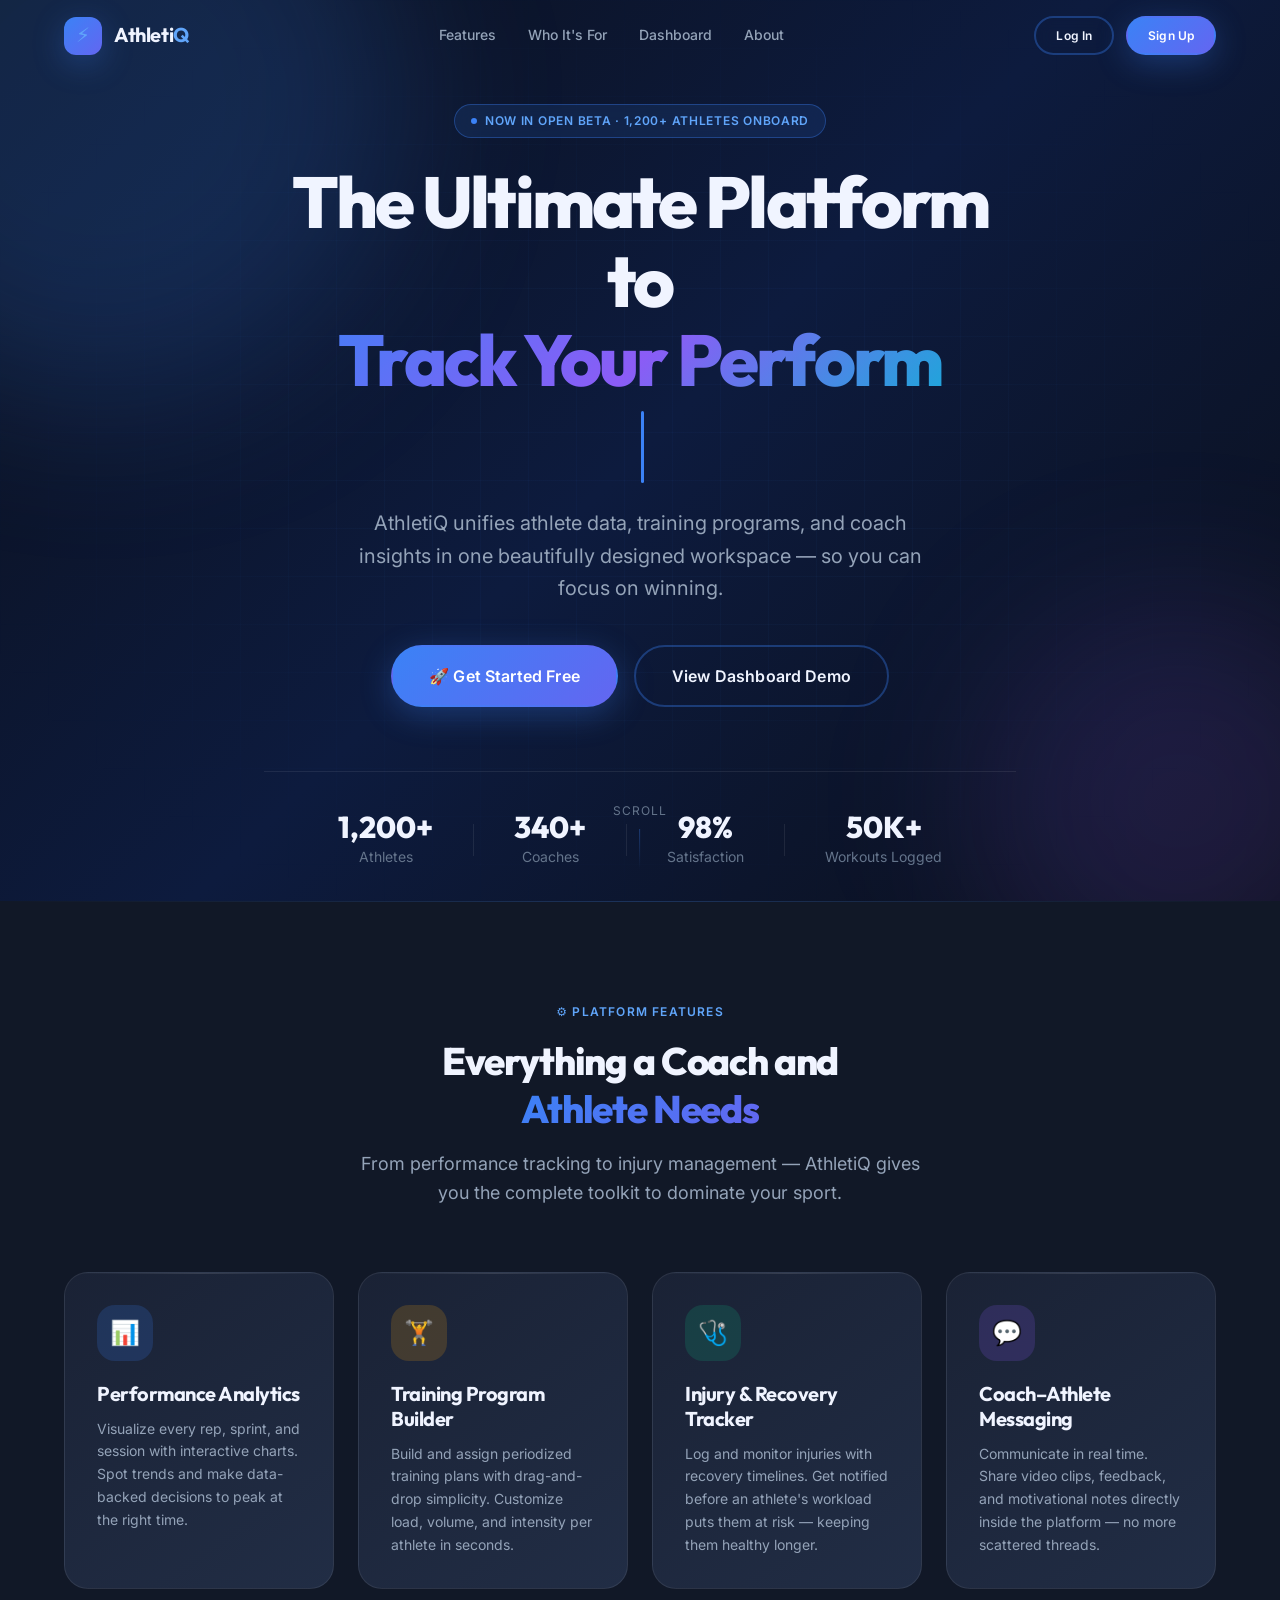
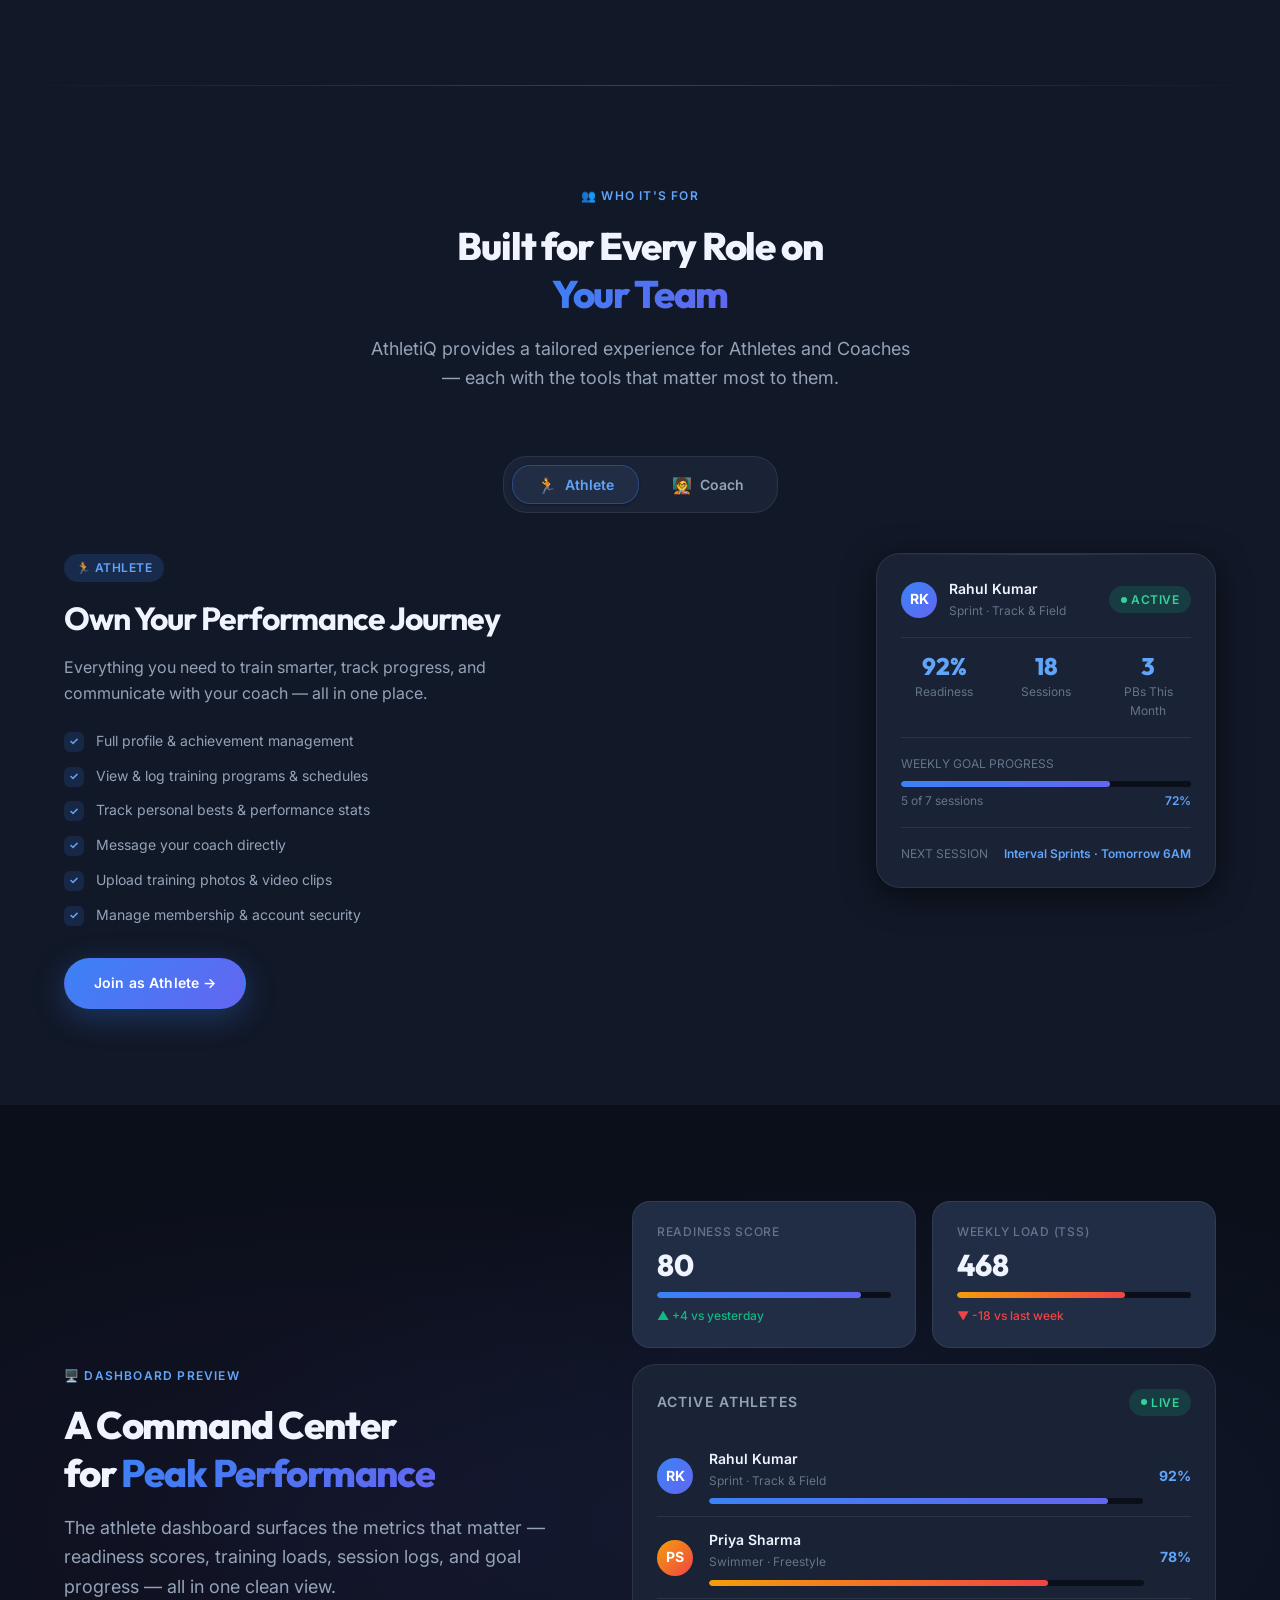
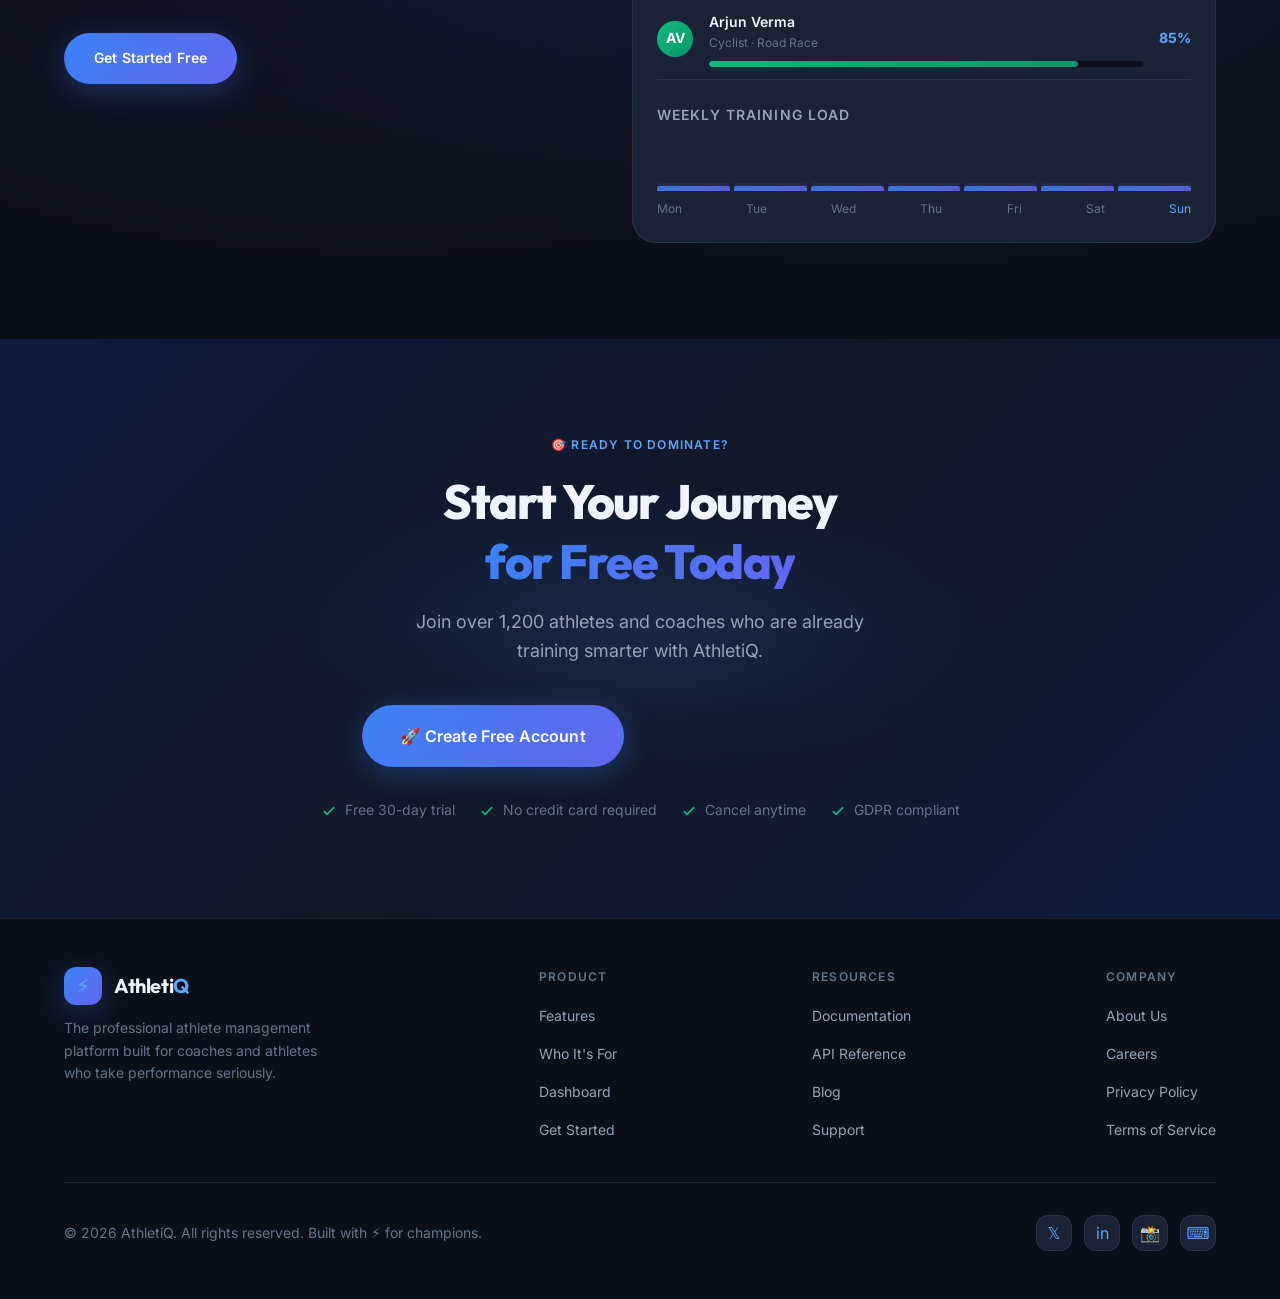
<file: index.html>
<!DOCTYPE html>
<html lang="en">
<head>
  <meta charset="UTF-8" />
  <meta name="viewport" content="width=device-width, initial-scale=1.0" />
  <meta name="description" content="AthletiQ – The professional Athlete Management System for coaches, athletes, and admins. Track performance, manage training programs, and reach peak potential." />
  <meta name="keywords" content="athlete management, sports performance, coaching platform, training tracker" />
  <meta name="author" content="AthletiQ Team" />

  <!-- Open Graph -->
  <meta property="og:title" content="AthletiQ – Athlete Management System" />
  <meta property="og:description" content="Track performance, manage training programs, and reach peak potential." />
  <meta property="og:type" content="website" />

  <title>AthletiQ – Athlete Management System</title>

  <!-- Favicon (emoji fallback) -->
  <link rel="icon" href="data:image/svg+xml,<svg xmlns='http://www.w3.org/2000/svg' viewBox='0 0 100 100'><text y='.9em' font-size='90'>⚡</text></svg>" />

  <!-- CSS: Design Tokens → Base → Components → Layout → Page → Responsive -->
  <link rel="stylesheet" href="assets/css/variables.css" />
  <link rel="stylesheet" href="assets/css/base.css" />
  <link rel="stylesheet" href="assets/css/components.css" />
  <link rel="stylesheet" href="assets/css/layout.css" />
  <link rel="stylesheet" href="assets/css/home.css" />
  <link rel="stylesheet" href="assets/css/responsive.css" />
</head>

<body>

  <!-- ====================================================
       NAVBAR
       ==================================================== -->
  <header id="navbar" class="navbar" role="banner">
    <div class="container">

      <!-- Logo -->
      <a href="#" class="nav-logo" aria-label="AthletiQ Home">
        <div class="nav-logo-icon" aria-hidden="true">⚡</div>
        <span class="nav-logo-text">Athleti<span>Q</span></span>
      </a>

      <!-- Desktop Navigation -->
      <nav class="nav-links" role="navigation" aria-label="Main navigation">
        <a href="#features"  class="nav-link">Features</a>
        <a href="#roles"     class="nav-link">Who It's For</a>
        <a href="#dashboard" class="nav-link">Dashboard</a>
        <a href="#about"     class="nav-link">About</a>
      </nav>

      <!-- Desktop Auth Buttons -->
      <div class="nav-actions">
        <a href="login.html"  class="btn btn-outline btn-sm">Log In</a>
        <a href="signup.html" class="btn btn-primary btn-sm">Sign Up</a>
      </div>

      <!-- Mobile Hamburger -->
      <button
        id="hamburger"
        class="nav-hamburger"
        aria-label="Toggle navigation"
        aria-expanded="false"
        aria-controls="mobileMenu"
      >
        <span></span>
        <span></span>
        <span></span>
      </button>

    </div><!-- /.container -->
  </header>

  <!-- Mobile Navigation Menu -->
  <nav id="mobileMenu" class="nav-mobile" role="navigation" aria-label="Mobile navigation">
    <a href="#features"  class="nav-link">Features</a>
    <a href="#roles"     class="nav-link">Who It's For</a>
    <a href="#dashboard" class="nav-link">Dashboard</a>
    <a href="#about"     class="nav-link">About</a>
    <div style="display:flex;gap:var(--sp-3);margin-top:var(--sp-2);">
      <a href="login.html"  class="btn btn-outline btn-sm" style="flex:1;justify-content:center;">Log In</a>
      <a href="signup.html" class="btn btn-primary btn-sm" style="flex:1;justify-content:center;">Sign Up</a>
    </div>
  </nav>


  <main>

    <!-- ====================================================
         HERO SECTION
         ==================================================== -->
    <section id="home" class="hero" aria-labelledby="hero-heading">

      <!-- Decorative background grid -->
      <div class="hero-grid" aria-hidden="true"></div>

      <!-- Glow orbs -->
      <div class="glow-orb orb-blue  hero-orb-1" aria-hidden="true"></div>
      <div class="glow-orb orb-purple hero-orb-2" aria-hidden="true"></div>

      <div class="hero-content">

        <!-- Pre-title badge -->
        <div class="hero-badge" aria-label="Trusted by professionals">
          <span class="hero-badge-dot" aria-hidden="true"></span>
          Now in Open Beta · 1,200+ Athletes Onboard
        </div>

        <!-- Main Headline -->
        <h1 id="hero-heading" class="hero-title">
          The Ultimate Platform to
          <span class="hero-title-line2" id="typewriter-target" aria-live="polite">Track Your Performance</span><span class="typewriter-cursor" aria-hidden="true"></span>
        </h1>

        <!-- Sub-text -->
        <p class="hero-sub">
          AthletiQ unifies athlete data, training programs, and coach insights in one
          beautifully designed workspace — so you can focus on winning.
        </p>

        <!-- CTAs -->
        <div class="hero-cta">
          <a href="signup.html" class="btn btn-primary btn-lg">
            🚀 Get Started Free
          </a>
          <a href="#dashboard" class="btn btn-outline btn-lg">
            View Dashboard Demo
          </a>
        </div>

        <!-- Hero Stats -->
        <div class="hero-stats" aria-label="Platform statistics">
          <div class="hero-stat">
            <div class="hero-stat-value" data-count="1200" data-suffix="+" aria-label="1200+ Athletes">0+</div>
            <div class="hero-stat-label">Athletes</div>
          </div>
          <div class="hero-stat-sep" aria-hidden="true"></div>
          <div class="hero-stat">
            <div class="hero-stat-value" data-count="340" data-suffix="+" aria-label="340+ Coaches">0+</div>
            <div class="hero-stat-label">Coaches</div>
          </div>
          <div class="hero-stat-sep" aria-hidden="true"></div>
          <div class="hero-stat">
            <div class="hero-stat-value" data-count="98" data-suffix="%" aria-label="98% Satisfaction">0%</div>
            <div class="hero-stat-label">Satisfaction</div>
          </div>
          <div class="hero-stat-sep" aria-hidden="true"></div>
          <div class="hero-stat">
            <div class="hero-stat-value" data-count="50" data-suffix="K+" aria-label="50K+ Workouts logged">0+</div>
            <div class="hero-stat-label">Workouts Logged</div>
          </div>
        </div>

      </div><!-- /.hero-content -->

      <!-- Scroll hint -->
      <div class="scroll-indicator" aria-hidden="true">
        <span>Scroll</span>
        <div class="scroll-indicator-line"></div>
      </div>

    </section><!-- /.hero -->


    <!-- ====================================================
         FEATURES SECTION
         ==================================================== -->
    <section id="features" class="features section-pad" aria-labelledby="features-heading">
      <div class="container">

        <!-- Section Header -->
        <div class="section-header fade-up">
          <p class="section-tag">⚙️ Platform Features</p>
          <h2 id="features-heading" class="section-title">
            Everything a Coach and<br>
            <span class="text-gradient">Athlete Needs</span>
          </h2>
          <p class="section-subtitle">
            From performance tracking to injury management — AthletiQ gives you the
            complete toolkit to dominate your sport.
          </p>
        </div>

        <!-- Feature Cards -->
        <div class="features-grid">

          <article class="card fade-up delay-1">
            <div class="icon-circle icon-circle-blue" aria-hidden="true">📊</div>
            <h3 class="feature-card-title">Performance Analytics</h3>
            <p class="feature-card-desc">
              Visualize every rep, sprint, and session with interactive charts.
              Spot trends and make data-backed decisions to peak at the right time.
            </p>
          </article>

          <article class="card fade-up delay-2">
            <div class="icon-circle icon-circle-gold" aria-hidden="true">🏋️</div>
            <h3 class="feature-card-title">Training Program Builder</h3>
            <p class="feature-card-desc">
              Build and assign periodized training plans with drag-and-drop simplicity.
              Customize load, volume, and intensity per athlete in seconds.
            </p>
          </article>

          <article class="card fade-up delay-3">
            <div class="icon-circle icon-circle-green" aria-hidden="true">🩺</div>
            <h3 class="feature-card-title">Injury &amp; Recovery Tracker</h3>
            <p class="feature-card-desc">
              Log and monitor injuries with recovery timelines. Get notified before
              an athlete's workload puts them at risk — keeping them healthy longer.
            </p>
          </article>

          <article class="card fade-up delay-4">
            <div class="icon-circle icon-circle-purple" aria-hidden="true">💬</div>
            <h3 class="feature-card-title">Coach–Athlete Messaging</h3>
            <p class="feature-card-desc">
              Communicate in real time. Share video clips, feedback, and motivational
              notes directly inside the platform — no more scattered threads.
            </p>
          </article>

        </div><!-- /.features-grid -->

      </div><!-- /.container -->
    </section><!-- /.features -->


    <!-- ====================================================
         ROLES SECTION  (Athlete · Coach · Admin)
         ==================================================== -->
    <section id="roles" class="roles-section section-pad" aria-labelledby="roles-heading">
      <div class="container">

        <div class="section-header fade-up">
          <p class="section-tag">👥 Who It's For</p>
          <h2 id="roles-heading" class="section-title">
            Built for Every Role on<br>
            <span class="text-gradient">Your Team</span>
          </h2>
          <p class="section-subtitle">
            AthletiQ provides a tailored experience for Athletes and Coaches —
            each with the tools that matter most to them.
          </p>
        </div>

        <!-- Tab Strip -->
        <div class="roles-tabs fade-up delay-1" role="tablist" aria-label="User roles">

          <button
            class="role-tab-btn"
            role="tab"
            data-role="athlete"
            aria-controls="panel-athlete"
            id="tab-athlete"
            tabindex="0"
          >
            <span class="role-tab-icon" aria-hidden="true">🏃</span>
            Athlete
          </button>

          <button
            class="role-tab-btn"
            role="tab"
            data-role="coach"
            aria-controls="panel-coach"
            id="tab-coach"
            tabindex="-1"
          >
            <span class="role-tab-icon" aria-hidden="true">🧑‍🏫</span>
            Coach
          </button>

        </div><!-- /.roles-tabs -->

        <!-- ── ATHLETE panel ────────────────────────────── -->
        <div
          class="role-tab-panel fade-up delay-2"
          data-role="athlete"
          id="panel-athlete"
          role="tabpanel"
          aria-labelledby="tab-athlete"
          aria-hidden="true"
        >
          <div class="role-panel-inner">

            <!-- Left description -->
            <div class="role-panel-text">
              <div class="role-panel-badge badge badge-blue">🏃 Athlete</div>
              <h3 class="role-panel-title">Own Your Performance Journey</h3>
              <p class="role-panel-desc">
                Everything you need to train smarter, track progress, and communicate with your coach — all in one place.
              </p>
              <ul class="role-feature-list" aria-label="Athlete features">
                <li><span class="role-check" aria-hidden="true">✓</span> Full profile &amp; achievement management</li>
                <li><span class="role-check" aria-hidden="true">✓</span> View &amp; log training programs &amp; schedules</li>
                <li><span class="role-check" aria-hidden="true">✓</span> Track personal bests &amp; performance stats</li>
                <li><span class="role-check" aria-hidden="true">✓</span> Message your coach directly</li>
                <li><span class="role-check" aria-hidden="true">✓</span> Upload training photos &amp; video clips</li>
                <li><span class="role-check" aria-hidden="true">✓</span> Manage membership &amp; account security</li>
              </ul>
              <a href="signup.html" class="btn btn-primary mt-6">Join as Athlete →</a>
            </div>

            <!-- Right visual: mini athlete dashboard -->
            <div class="role-panel-visual" aria-hidden="true">
              <div class="role-mini-card">
                <div class="role-mini-header">
                  <div class="flex gap-3" style="align-items:center;">
                    <div class="avatar" style="background:var(--grad-blue);">RK</div>
                    <div>
                      <div style="font-size:var(--text-sm);font-weight:var(--fw-semibold);color:var(--clr-text-primary);">Rahul Kumar</div>
                      <div style="font-size:var(--text-xs);color:var(--clr-text-muted);">Sprint · Track &amp; Field</div>
                    </div>
                  </div>
                  <span class="badge badge-green badge-dot">Active</span>
                </div>
                <div class="role-mini-stats">
                  <div class="role-mini-stat">
                    <div class="role-mini-stat-val">92%</div>
                    <div class="role-mini-stat-lbl">Readiness</div>
                  </div>
                  <div class="role-mini-stat">
                    <div class="role-mini-stat-val">18</div>
                    <div class="role-mini-stat-lbl">Sessions</div>
                  </div>
                  <div class="role-mini-stat">
                    <div class="role-mini-stat-val">3</div>
                    <div class="role-mini-stat-lbl">PBs This Month</div>
                  </div>
                </div>
                <div style="margin-top:var(--sp-4);">
                  <div style="font-size:var(--text-xs);color:var(--clr-text-muted);margin-bottom:var(--sp-2);">WEEKLY GOAL PROGRESS</div>
                  <div class="progress-track"><div class="progress-fill" data-width="72%" style="width:0%;"></div></div>
                  <div style="display:flex;justify-content:space-between;margin-top:var(--sp-1);">
                    <span style="font-size:var(--text-xs);color:var(--clr-text-muted);">5 of 7 sessions</span>
                    <span style="font-size:var(--text-xs);color:var(--clr-primary-light);font-weight:var(--fw-semibold);">72%</span>
                  </div>
                </div>
                <div class="role-mini-next">
                  <span style="font-size:var(--text-xs);color:var(--clr-text-muted);">NEXT SESSION</span>
                  <span style="font-size:var(--text-xs);color:var(--clr-primary-light);font-weight:var(--fw-semibold);">Interval Sprints · Tomorrow 6AM</span>
                </div>
              </div>
            </div>

          </div>
        </div><!-- /#panel-athlete -->

        <!-- ── COACH panel ──────────────────────────────── -->
        <div
          class="role-tab-panel fade-up delay-2"
          data-role="coach"
          id="panel-coach"
          role="tabpanel"
          aria-labelledby="tab-coach"
          aria-hidden="true"
        >
          <div class="role-panel-inner">

            <div class="role-panel-text">
              <div class="role-panel-badge badge badge-gold">🧑‍🏫 Coach</div>
              <h3 class="role-panel-title">Lead Your Team to Peak Results</h3>
              <p class="role-panel-desc">
                Manage multiple athletes, design training programs, and stay ahead of every performance metric — from one clean command center.
              </p>
              <ul class="role-feature-list" aria-label="Coach features">
                <li><span class="role-check role-check-gold" aria-hidden="true">✓</span> Manage &amp; monitor all assigned athletes</li>
                <li><span class="role-check role-check-gold" aria-hidden="true">✓</span> Create &amp; update periodized training programs</li>
                <li><span class="role-check role-check-gold" aria-hidden="true">✓</span> Log session notes &amp; athlete progress</li>
                <li><span class="role-check role-check-gold" aria-hidden="true">✓</span> Assign custom workouts to individuals or groups</li>
                <li><span class="role-check role-check-gold" aria-hidden="true">✓</span> Communicate directly with athletes via messaging</li>
                <li><span class="role-check role-check-gold" aria-hidden="true">✓</span> Review performance tests &amp; achievement history</li>
              </ul>
              <a href="signup.html" class="btn btn-accent mt-6">Join as Coach →</a>
            </div>

            <div class="role-panel-visual" aria-hidden="true">
              <div class="role-mini-card">
                <div class="role-mini-header">
                  <div>
                    <div style="font-size:var(--text-sm);font-weight:var(--fw-semibold);color:var(--clr-text-muted);text-transform:uppercase;letter-spacing:0.06em;">My Athletes</div>
                  </div>
                  <span class="badge badge-gold">4 Active</span>
                </div>
                <div style="display:flex;flex-direction:column;gap:var(--sp-3);margin-top:var(--sp-4);">
                  <div class="athlete-row" style="padding:0;">
                    <div class="avatar" style="background:var(--grad-blue);">RK</div>
                    <div class="athlete-info">
                      <div class="athlete-name">Rahul Kumar · Sprint</div>
                      <div class="progress-track" style="margin-top:var(--sp-1);"><div class="progress-fill" data-width="92%" style="width:0%;"></div></div>
                    </div>
                    <span class="athlete-score">92%</span>
                  </div>
                  <div class="athlete-row" style="padding:0;">
                    <div class="avatar" style="background:var(--grad-gold);">PS</div>
                    <div class="athlete-info">
                      <div class="athlete-name">Priya Sharma · Swim</div>
                      <div class="progress-track" style="margin-top:var(--sp-1);"><div class="progress-fill" data-width="78%" style="width:0%;background:var(--grad-gold);"></div></div>
                    </div>
                    <span class="athlete-score">78%</span>
                  </div>
                  <div class="athlete-row" style="padding:0;">
                    <div class="avatar" style="background:linear-gradient(135deg,#10b981,#059669);">AV</div>
                    <div class="athlete-info">
                      <div class="athlete-name">Arjun Verma · Cycle</div>
                      <div class="progress-track" style="margin-top:var(--sp-1);"><div class="progress-fill" data-width="85%" style="width:0%;background:linear-gradient(135deg,#10b981,#059669);"></div></div>
                    </div>
                    <span class="athlete-score">85%</span>
                  </div>
                </div>
                <div class="role-mini-next" style="margin-top:var(--sp-4);">
                  <span style="font-size:var(--text-xs);color:var(--clr-text-muted);">NEXT TASK</span>
                  <span style="font-size:var(--text-xs);color:var(--clr-accent-light);font-weight:var(--fw-semibold);">Review RK's sprint test · Today</span>
                </div>
              </div>
            </div>

          </div>
        </div><!-- /#panel-coach -->



      </div><!-- /.container -->
    </section><!-- /.roles-section -->


    <!-- ====================================================
         DASHBOARD PREVIEW SECTION
         ==================================================== -->
    <section id="dashboard" class="dashboard-section section-pad" aria-labelledby="dashboard-heading">
      <div class="container">

        <div class="dashboard-inner flex gap-12" style="align-items:center;">

          <!-- Left: Text -->
          <div class="dashboard-intro fade-up">
            <p class="section-tag">🖥️ Dashboard Preview</p>
            <h2 id="dashboard-heading" class="section-title">
              A Command Center<br>for <span class="text-gradient">Peak Performance</span>
            </h2>
            <p class="section-subtitle" style="max-width:100%;">
              The athlete dashboard surfaces the metrics that matter — readiness scores,
              training loads, session logs, and goal progress — all in one clean view.
            </p>

            <div class="btn-group flex gap-4 mt-8">
              <a href="signup.html" class="btn btn-primary">Get Started Free</a>
              <a href="#roles" class="btn btn-outline">See Who It's For</a>
            </div>
          </div>

          <!-- Right: Mock Dashboard UI -->
          <div class="dashboard-visual-wrapper fade-up delay-2" style="flex:1.2;">

            <div class="dashboard-grid-layout">

              <div class="stat-card fade-up delay-1">
                <div class="stat-card-label">Readiness Score</div>
                <div class="stat-card-value" data-count="87" data-suffix="">0</div>
                <div class="progress-track" style="margin-top:var(--sp-3);">
                  <div class="progress-fill" data-width="87%" style="background:var(--grad-blue);"></div>
                </div>
                <span class="stat-card-change up">▲ +4 vs yesterday</span>
              </div>

              <div class="stat-card fade-up delay-2">
                <div class="stat-card-label">Weekly Load (TSS)</div>
                <div class="stat-card-value" data-count="512" data-suffix="">0</div>
                <div class="progress-track" style="margin-top:var(--sp-3);">
                  <div class="progress-fill" data-width="72%" style="background:linear-gradient(135deg,#f59e0b,#ef4444);"></div>
                </div>
                <span class="stat-card-change down">▼ -18 vs last week</span>
              </div>

              <!-- Athlete List Panel -->
              <div class="dashboard-main-panel fade-up delay-3">
                <div class="panel-header">
                  <div class="panel-title">Active Athletes</div>
                  <span class="badge badge-green badge-dot">Live</span>
                </div>

                <div class="athlete-row">
                  <div class="avatar" aria-label="Athlete RK">RK</div>
                  <div class="athlete-info">
                    <div class="athlete-name">Rahul Kumar</div>
                    <div class="athlete-sport">Sprint · Track &amp; Field</div>
                    <div class="progress-track">
                      <div class="progress-fill" data-width="92%"></div>
                    </div>
                  </div>
                  <span class="athlete-score">92%</span>
                </div>

                <div class="athlete-row">
                  <div class="avatar" style="background:var(--grad-gold);">PS</div>
                  <div class="athlete-info">
                    <div class="athlete-name">Priya Sharma</div>
                    <div class="athlete-sport">Swimmer · Freestyle</div>
                    <div class="progress-track">
                      <div class="progress-fill" data-width="78%" style="background:var(--grad-gold);"></div>
                    </div>
                  </div>
                  <span class="athlete-score">78%</span>
                </div>

                <div class="athlete-row">
                  <div class="avatar" style="background:linear-gradient(135deg,#10b981,#059669);">AV</div>
                  <div class="athlete-info">
                    <div class="athlete-name">Arjun Verma</div>
                    <div class="athlete-sport">Cyclist · Road Race</div>
                    <div class="progress-track">
                      <div class="progress-fill" data-width="85%" style="background:linear-gradient(135deg,#10b981,#059669);"></div>
                    </div>
                  </div>
                  <span class="athlete-score">85%</span>
                </div>

                <!-- Mini Bar Chart -->
                <div class="panel-title" style="margin-top:var(--sp-6);margin-bottom:var(--sp-2);">Weekly Training Load</div>
                <div class="mini-chart" aria-label="Bar chart of weekly training load">
                  <div class="mini-bar"><div class="mini-bar-fill" style="height:55%;"></div></div>
                  <div class="mini-bar"><div class="mini-bar-fill" style="height:72%;"></div></div>
                  <div class="mini-bar"><div class="mini-bar-fill" style="height:48%;"></div></div>
                  <div class="mini-bar"><div class="mini-bar-fill" style="height:90%;"></div></div>
                  <div class="mini-bar"><div class="mini-bar-fill" style="height:68%;"></div></div>
                  <div class="mini-bar"><div class="mini-bar-fill" style="height:80%;"></div></div>
                  <div class="mini-bar"><div class="mini-bar-fill" style="height:60%;"></div></div>
                </div>
                <div style="display:flex;justify-content:space-between;margin-top:var(--sp-2);">
                  <span style="font-size:var(--text-xs);color:var(--clr-text-muted);">Mon</span>
                  <span style="font-size:var(--text-xs);color:var(--clr-text-muted);">Tue</span>
                  <span style="font-size:var(--text-xs);color:var(--clr-text-muted);">Wed</span>
                  <span style="font-size:var(--text-xs);color:var(--clr-text-muted);">Thu</span>
                  <span style="font-size:var(--text-xs);color:var(--clr-text-muted);">Fri</span>
                  <span style="font-size:var(--text-xs);color:var(--clr-text-muted);">Sat</span>
                  <span style="font-size:var(--text-xs);color:var(--clr-primary-light);">Sun</span>
                </div>

              </div><!-- /.dashboard-main-panel -->

            </div><!-- /.dashboard-grid-layout -->

          </div><!-- /.dashboard-visual-wrapper -->

        </div><!-- /.dashboard-inner -->

      </div><!-- /.container -->
    </section><!-- /.dashboard-section -->


    <!-- ====================================================
         CTA SECTION
         ==================================================== -->
    <section id="cta" class="cta-section section-pad" aria-labelledby="cta-heading">
      <div class="container">

        <div class="fade-up">
          <p class="section-tag" style="display:block;text-align:center;">🎯 Ready to Dominate?</p>
          <h2 id="cta-heading" class="cta-title">
            Start Your Journey<br>
            <span class="text-gradient">for Free Today</span>
          </h2>
          <p class="cta-sub">
            Join over 1,200 athletes and coaches who are already training smarter with AthletiQ.
          </p>

          <div style="display:flex;gap:var(--sp-4);justify-content:center;flex-wrap:wrap;">
            <a href="signup.html" class="btn btn-primary btn-lg">
              🚀 Create Free Account
            </a>
            <a href="login.html" class="btn btn-outline btn-lg">
              Already a member? Log In
            </a>
          </div>

          <!-- Trust indicators -->
          <div class="cta-trust">
            <div class="cta-trust-item">
              <svg aria-hidden="true" fill="none" stroke="currentColor" stroke-width="2.5" viewBox="0 0 24 24">
                <path stroke-linecap="round" stroke-linejoin="round" d="M5 13l4 4L19 7"/>
              </svg>
              Free 30-day trial
            </div>
            <div class="cta-trust-item">
              <svg aria-hidden="true" fill="none" stroke="currentColor" stroke-width="2.5" viewBox="0 0 24 24">
                <path stroke-linecap="round" stroke-linejoin="round" d="M5 13l4 4L19 7"/>
              </svg>
              No credit card required
            </div>
            <div class="cta-trust-item">
              <svg aria-hidden="true" fill="none" stroke="currentColor" stroke-width="2.5" viewBox="0 0 24 24">
                <path stroke-linecap="round" stroke-linejoin="round" d="M5 13l4 4L19 7"/>
              </svg>
              Cancel anytime
            </div>
            <div class="cta-trust-item">
              <svg aria-hidden="true" fill="none" stroke="currentColor" stroke-width="2.5" viewBox="0 0 24 24">
                <path stroke-linecap="round" stroke-linejoin="round" d="M5 13l4 4L19 7"/>
              </svg>
              GDPR compliant
            </div>
          </div>

        </div><!-- /.fade-up -->

      </div><!-- /.container -->
    </section><!-- /.cta-section -->

  </main>


  <!-- ====================================================
       FOOTER
       ==================================================== -->
  <footer id="about" class="footer" role="contentinfo">
    <div class="container">

      <div class="footer-top">

        <!-- Brand -->
        <div class="footer-brand">
          <a href="#" class="nav-logo" aria-label="AthletiQ Home">
            <div class="nav-logo-icon" aria-hidden="true">⚡</div>
            <span class="nav-logo-text">Athleti<span>Q</span></span>
          </a>
          <p class="footer-brand-desc">
            The professional athlete management platform built for coaches and athletes
            who take performance seriously.
          </p>
        </div>

        <!-- Product Links -->
        <div>
          <p class="footer-nav-group-title">Product</p>
          <ul class="footer-nav-list">
            <li><a href="#features">Features</a></li>
            <li><a href="#roles">Who It's For</a></li>
            <li><a href="#dashboard">Dashboard</a></li>
            <li><a href="signup.html">Get Started</a></li>
          </ul>
        </div>

        <!-- Resources Links -->
        <div>
          <p class="footer-nav-group-title">Resources</p>
          <ul class="footer-nav-list">
            <li><a href="#">Documentation</a></li>
            <li><a href="#">API Reference</a></li>
            <li><a href="#">Blog</a></li>
            <li><a href="#">Support</a></li>
          </ul>
        </div>

        <!-- Company Links -->
        <div>
          <p class="footer-nav-group-title">Company</p>
          <ul class="footer-nav-list">
            <li><a href="#">About Us</a></li>
            <li><a href="#">Careers</a></li>
            <li><a href="#">Privacy Policy</a></li>
            <li><a href="#">Terms of Service</a></li>
          </ul>
        </div>

      </div><!-- /.footer-top -->

      <div class="footer-bottom">
        <p class="footer-copy">
          &copy; 2026 AthletiQ. All rights reserved. Built with ⚡ for champions.
        </p>
        <div class="footer-socials" aria-label="Social media links">
          <a href="#" class="footer-social-link" aria-label="Twitter">𝕏</a>
          <a href="#" class="footer-social-link" aria-label="LinkedIn">in</a>
          <a href="#" class="footer-social-link" aria-label="Instagram">📸</a>
          <a href="#" class="footer-social-link" aria-label="GitHub">⌨</a>
        </div>
      </div>

    </div><!-- /.container -->
  </footer>


  <!-- ====================================================
       SCRIPTS
       ==================================================== -->
  <script src="assets/js/main.js" defer></script>
  <script src="assets/js/home.js" defer></script>

</body>
</html>
</file>
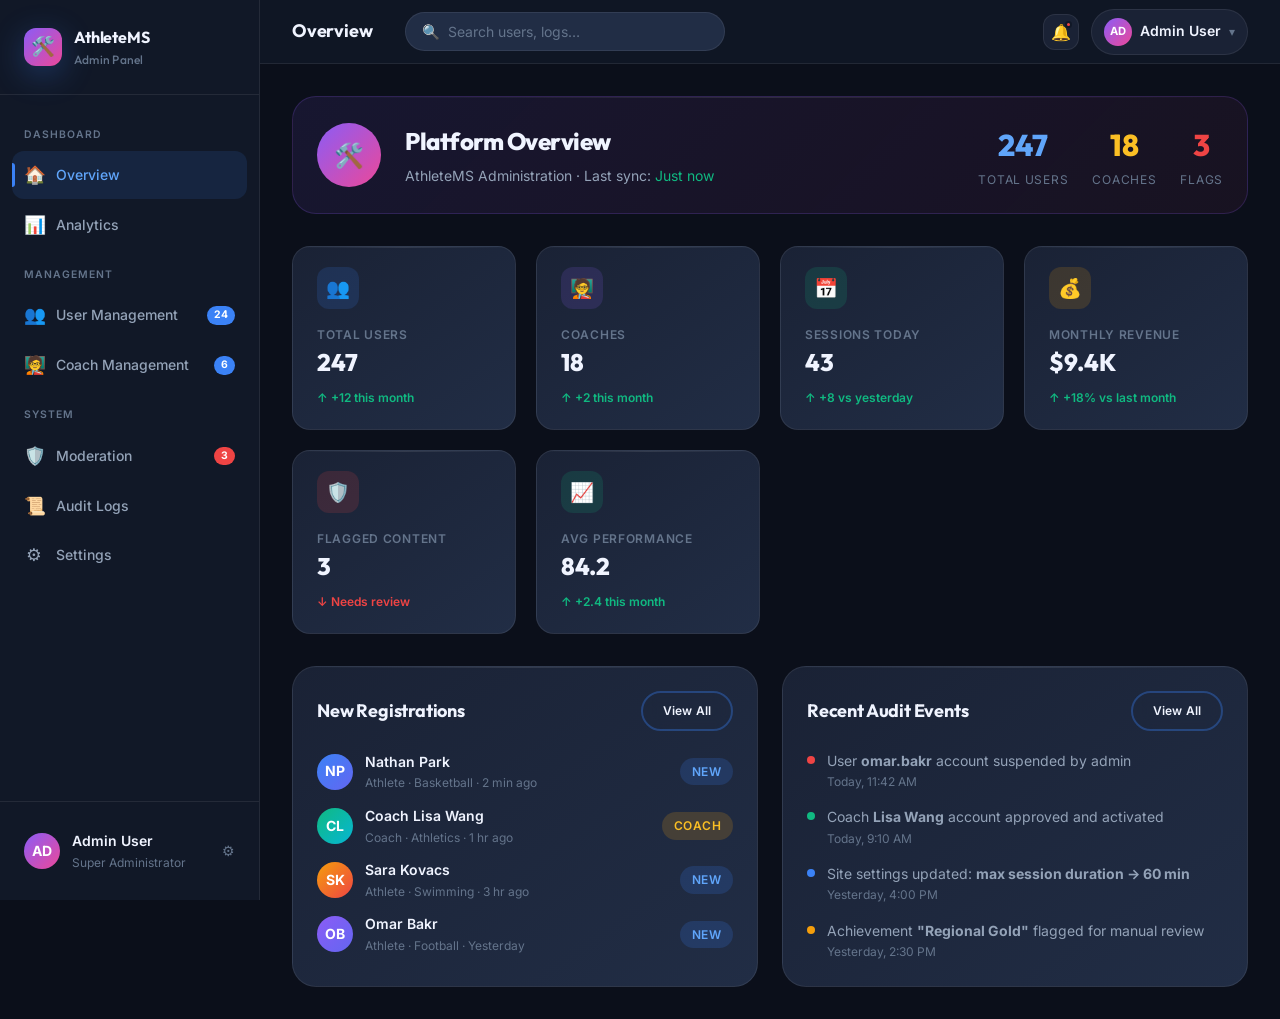
<file: admin-dashboard.html>
<!DOCTYPE html>
<html lang="en">
<head>
  <meta charset="UTF-8" />
  <meta name="viewport" content="width=device-width, initial-scale=1.0" />
  <title>Admin Dashboard — AthleteMS</title>
  <meta name="description" content="Admin control panel — manage users, coaches, analytics, audit logs and site settings." />
  <link rel="stylesheet" href="assets/css/variables.css" />
  <link rel="stylesheet" href="assets/css/base.css" />
  <link rel="stylesheet" href="assets/css/layout.css" />
  <link rel="stylesheet" href="assets/css/components.css" />
</head>
<body>

<div class="sidebar-overlay" id="sidebarOverlay"></div>

<div class="dash-wrapper">

  <!-- ── SIDEBAR ──────────────────────────────────────────── -->
  <aside class="dash-sidebar" id="dashSidebar">
    <a href="index.html" class="sidebar-logo">
      <div class="sidebar-logo-icon" style="background:linear-gradient(135deg,#8b5cf6,#ec4899);">🛠️</div>
      <div class="sidebar-logo-text">
        AthleteMS
        <span>Admin Panel</span>
      </div>
    </a>

    <nav class="sidebar-nav" aria-label="Admin navigation">
      <p class="sidebar-section-label">Dashboard</p>
      <a href="#" class="sidebar-link active" data-page="overview">
        <span class="nav-icon">🏠</span> Overview
      </a>
      <a href="#" class="sidebar-link" data-page="analytics">
        <span class="nav-icon">📊</span> Analytics
      </a>

      <p class="sidebar-section-label">Management</p>
      <a href="#" class="sidebar-link" data-page="users">
        <span class="nav-icon">👥</span> User Management
        <span class="nav-badge">24</span>
      </a>
      <a href="#" class="sidebar-link" data-page="coaches">
        <span class="nav-icon">🧑‍🏫</span> Coach Management
        <span class="nav-badge">6</span>
      </a>

      <p class="sidebar-section-label">System</p>
      <a href="#" class="sidebar-link" data-page="moderation">
        <span class="nav-icon">🛡️</span> Moderation
        <span class="nav-badge danger">3</span>
      </a>
      <a href="#" class="sidebar-link" data-page="audit">
        <span class="nav-icon">📜</span> Audit Logs
      </a>
      <a href="#" class="sidebar-link" data-page="settings">
        <span class="nav-icon">⚙️</span> Settings
      </a>
    </nav>

    <div class="sidebar-footer">
      <div class="sidebar-user">
        <div class="avatar" style="background:linear-gradient(135deg,#8b5cf6,#ec4899);">AD</div>
        <div class="sidebar-user-info">
          <div class="sidebar-user-name">Admin User</div>
          <div class="sidebar-user-role">Super Administrator</div>
        </div>
        <span style="color:var(--clr-text-muted);font-size:0.9rem;">⚙️</span>
      </div>
    </div>
  </aside>

  <!-- ── MAIN ──────────────────────────────────────────────── -->
  <div class="dash-main">
    <header class="dash-topbar">
      <button class="topbar-menu-btn" id="menuToggle" aria-label="Toggle sidebar">☰</button>
      <h1 class="topbar-title" id="topbarTitle">Overview</h1>
      <div class="topbar-search">
        <span class="search-icon">🔍</span>
        <input type="text" placeholder="Search users, logs…" aria-label="Search" />
      </div>
      <div class="topbar-actions">
        <button class="topbar-icon-btn" aria-label="Alerts">🔔<span class="notif-dot"></span></button>
        <div class="topbar-profile" role="button" tabindex="0">
          <div class="avatar" style="width:28px;height:28px;font-size:0.7rem;background:linear-gradient(135deg,#8b5cf6,#ec4899);">AD</div>
          <span class="topbar-profile-name">Admin User</span>
          <span style="color:var(--clr-text-muted);font-size:0.75rem;">▾</span>
        </div>
      </div>
    </header>

    <main class="dash-content">

      <!-- ════════════════════════════ OVERVIEW ════════════════════════ -->
      <section class="dash-page active" id="page-overview">

        <!-- Admin hero banner -->
        <div class="dash-panel" style="background:linear-gradient(135deg,rgba(139,92,246,0.1),rgba(236,72,153,0.06));border-color:rgba(139,92,246,0.2);">
          <div class="flex gap-6" style="align-items:center;flex-wrap:wrap;">
            <div class="avatar" style="width:64px;height:64px;font-size:1.5rem;background:linear-gradient(135deg,#8b5cf6,#ec4899);flex-shrink:0;">🛠️</div>
            <div style="flex:1;">
              <div style="font-family:var(--font-display);font-size:var(--text-2xl);font-weight:var(--fw-extrabold);color:var(--clr-text-primary);letter-spacing:-0.02em;">Platform Overview</div>
              <div style="color:var(--clr-text-secondary);font-size:var(--text-sm);margin-top:4px;">AthleteMS Administration · Last sync: <span style="color:var(--clr-success);">Just now</span></div>
            </div>
            <div class="flex gap-6">
              <div style="text-align:center;"><div style="font-family:var(--font-display);font-size:var(--text-3xl);font-weight:var(--fw-extrabold);color:var(--clr-primary-light);">247</div><div style="font-size:var(--text-xs);color:var(--clr-text-muted);text-transform:uppercase;letter-spacing:0.06em;">Total Users</div></div>
              <div style="text-align:center;"><div style="font-family:var(--font-display);font-size:var(--text-3xl);font-weight:var(--fw-extrabold);color:var(--clr-accent-light);">18</div><div style="font-size:var(--text-xs);color:var(--clr-text-muted);text-transform:uppercase;letter-spacing:0.06em;">Coaches</div></div>
              <div style="text-align:center;"><div style="font-family:var(--font-display);font-size:var(--text-3xl);font-weight:var(--fw-extrabold);color:var(--clr-danger);">3</div><div style="font-size:var(--text-xs);color:var(--clr-text-muted);text-transform:uppercase;letter-spacing:0.06em;">Flags</div></div>
            </div>
          </div>
        </div>

        <!-- Stat widgets -->
        <div class="stat-grid">
          <div class="stat-widget">
            <div class="stat-widget-icon blue">👥</div>
            <div class="stat-widget-label">Total Users</div>
            <div class="stat-widget-value">247</div>
            <span class="stat-widget-change up">↑ +12 this month</span>
          </div>
          <div class="stat-widget">
            <div class="stat-widget-icon purple">🧑‍🏫</div>
            <div class="stat-widget-label">Coaches</div>
            <div class="stat-widget-value">18</div>
            <span class="stat-widget-change up">↑ +2 this month</span>
          </div>
          <div class="stat-widget">
            <div class="stat-widget-icon green">📅</div>
            <div class="stat-widget-label">Sessions Today</div>
            <div class="stat-widget-value">43</div>
            <span class="stat-widget-change up">↑ +8 vs yesterday</span>
          </div>
          <div class="stat-widget">
            <div class="stat-widget-icon gold">💰</div>
            <div class="stat-widget-label">Monthly Revenue</div>
            <div class="stat-widget-value">$9.4K</div>
            <span class="stat-widget-change up">↑ +18% vs last month</span>
          </div>
          <div class="stat-widget">
            <div class="stat-widget-icon red">🛡️</div>
            <div class="stat-widget-label">Flagged Content</div>
            <div class="stat-widget-value">3</div>
            <span class="stat-widget-change down">↓ Needs review</span>
          </div>
          <div class="stat-widget">
            <div class="stat-widget-icon green">📈</div>
            <div class="stat-widget-label">Avg Performance</div>
            <div class="stat-widget-value">84.2</div>
            <span class="stat-widget-change up">↑ +2.4 this month</span>
          </div>
        </div>

        <!-- Two-column: Recent users + Audit tail -->
        <div style="display:grid;grid-template-columns:1fr 1fr;gap:var(--sp-6);">
          <!-- Recent new users -->
          <div class="dash-panel">
            <div class="dash-section-header">
              <div class="dash-section-title">New Registrations</div>
              <a href="#" class="btn btn-sm btn-outline" data-page-link="users">View All</a>
            </div>
            <div style="display:flex;flex-direction:column;gap:var(--sp-3);">
              <div class="flex gap-3" style="align-items:center;">
                <div class="avatar" style="background:linear-gradient(135deg,#3b82f6,#6366f1);">NP</div>
                <div style="flex:1;">
                  <div style="font-size:var(--text-sm);font-weight:var(--fw-semibold);color:var(--clr-text-primary);">Nathan Park</div>
                  <div style="font-size:var(--text-xs);color:var(--clr-text-muted);">Athlete · Basketball · 2 min ago</div>
                </div>
                <span class="badge badge-blue">New</span>
              </div>
              <div class="flex gap-3" style="align-items:center;">
                <div class="avatar" style="background:linear-gradient(135deg,#10b981,#06b6d4);">CL</div>
                <div style="flex:1;">
                  <div style="font-size:var(--text-sm);font-weight:var(--fw-semibold);color:var(--clr-text-primary);">Coach Lisa Wang</div>
                  <div style="font-size:var(--text-xs);color:var(--clr-text-muted);">Coach · Athletics · 1 hr ago</div>
                </div>
                <span class="badge badge-gold">Coach</span>
              </div>
              <div class="flex gap-3" style="align-items:center;">
                <div class="avatar" style="background:linear-gradient(135deg,#f59e0b,#ef4444);">SK</div>
                <div style="flex:1;">
                  <div style="font-size:var(--text-sm);font-weight:var(--fw-semibold);color:var(--clr-text-primary);">Sara Kovacs</div>
                  <div style="font-size:var(--text-xs);color:var(--clr-text-muted);">Athlete · Swimming · 3 hr ago</div>
                </div>
                <span class="badge badge-blue">New</span>
              </div>
              <div class="flex gap-3" style="align-items:center;">
                <div class="avatar" style="background:linear-gradient(135deg,#8b5cf6,#6366f1);">OB</div>
                <div style="flex:1;">
                  <div style="font-size:var(--text-sm);font-weight:var(--fw-semibold);color:var(--clr-text-primary);">Omar Bakr</div>
                  <div style="font-size:var(--text-xs);color:var(--clr-text-muted);">Athlete · Football · Yesterday</div>
                </div>
                <span class="badge badge-blue">New</span>
              </div>
            </div>
          </div>

          <!-- Recent audit events -->
          <div class="dash-panel">
            <div class="dash-section-header">
              <div class="dash-section-title">Recent Audit Events</div>
              <a href="#" class="btn btn-sm btn-outline" data-page-link="audit">View All</a>
            </div>
            <div class="activity-feed">
              <div class="activity-item">
                <div class="activity-dot red"></div>
                <div class="activity-body">
                  <div class="activity-text">User <strong>omar.bakr</strong> account suspended by admin</div>
                  <div class="activity-time">Today, 11:42 AM</div>
                </div>
              </div>
              <div class="activity-item">
                <div class="activity-dot green"></div>
                <div class="activity-body">
                  <div class="activity-text">Coach <strong>Lisa Wang</strong> account approved and activated</div>
                  <div class="activity-time">Today, 9:10 AM</div>
                </div>
              </div>
              <div class="activity-item">
                <div class="activity-dot blue"></div>
                <div class="activity-body">
                  <div class="activity-text">Site settings updated: <strong>max session duration → 60 min</strong></div>
                  <div class="activity-time">Yesterday, 4:00 PM</div>
                </div>
              </div>
              <div class="activity-item">
                <div class="activity-dot gold"></div>
                <div class="activity-body">
                  <div class="activity-text">Achievement <strong>"Regional Gold"</strong> flagged for manual review</div>
                  <div class="activity-time">Yesterday, 2:30 PM</div>
                </div>
              </div>
            </div>
          </div>
        </div>

      </section>

      <!-- ════════════════════════════ ANALYTICS ════════════════════════ -->
      <section class="dash-page" id="page-analytics">
        <div>
          <div class="dash-section-title" style="font-size:var(--text-2xl);margin-bottom:var(--sp-1);">Platform Analytics</div>
          <div class="dash-section-sub" style="margin-bottom:var(--sp-6);">Platform-wide insights · Q1 2026</div>
        </div>

        <!-- KPI cards -->
        <div style="display:grid;grid-template-columns:repeat(auto-fit,minmax(200px,1fr));gap:var(--sp-5);">
          <div class="stat-widget">
            <div class="stat-widget-icon blue">👤</div>
            <div class="stat-widget-label">New Users (Month)</div>
            <div class="stat-widget-value">+47</div>
            <span class="stat-widget-change up">↑ +22% vs Feb</span>
          </div>
          <div class="stat-widget">
            <div class="stat-widget-icon green">📅</div>
            <div class="stat-widget-label">Sessions (Month)</div>
            <div class="stat-widget-value">1,284</div>
            <span class="stat-widget-change up">↑ +11%</span>
          </div>
          <div class="stat-widget">
            <div class="stat-widget-icon gold">💰</div>
            <div class="stat-widget-label">Revenue (Month)</div>
            <div class="stat-widget-value">$9,408</div>
            <span class="stat-widget-change up">↑ +18%</span>
          </div>
          <div class="stat-widget">
            <div class="stat-widget-icon purple">⏱️</div>
            <div class="stat-widget-label">Avg Session (min)</div>
            <div class="stat-widget-value">74</div>
            <span class="stat-widget-change up">↑ +4 min</span>
          </div>
        </div>

        <!-- Growth table -->
        <div class="dash-panel">
          <div class="dash-section-title" style="margin-bottom:var(--sp-5);">Monthly Growth — Q1 2026</div>
          <div class="dash-table-wrap">
            <table class="dash-table">
              <thead>
                <tr>
                  <th>Month</th>
                  <th>New Users</th>
                  <th>Active Users</th>
                  <th>Sessions</th>
                  <th>Revenue</th>
                  <th>Growth</th>
                </tr>
              </thead>
              <tbody>
                <tr>
                  <td><strong style="color:var(--clr-text-primary);">January</strong></td>
                  <td>31</td><td>189</td><td>986</td><td>$7,623</td>
                  <td><span class="stat-widget-change up">↑ Baseline</span></td>
                </tr>
                <tr>
                  <td><strong style="color:var(--clr-text-primary);">February</strong></td>
                  <td>38</td><td>210</td><td>1,157</td><td>$7,980</td>
                  <td><span class="stat-widget-change up">↑ +17%</span></td>
                </tr>
                <tr>
                  <td><strong style="color:var(--clr-text-primary);">March</strong></td>
                  <td>47</td><td>247</td><td>1,284</td><td>$9,408</td>
                  <td><span class="stat-widget-change up">↑ +18%</span></td>
                </tr>
              </tbody>
            </table>
          </div>
        </div>

        <!-- Subscription breakdown -->
        <div style="display:grid;grid-template-columns:1fr 1fr;gap:var(--sp-6);">
          <div class="dash-panel">
            <div class="dash-section-title" style="margin-bottom:var(--sp-5);">Plan Distribution</div>
            <div style="display:flex;flex-direction:column;gap:var(--sp-4);">
              <div>
                <div class="flex-between" style="font-size:var(--text-sm);margin-bottom:var(--sp-2);"><span style="color:var(--clr-text-secondary);">Pro Athlete</span><strong style="color:var(--clr-text-primary);">112 users · 45%</strong></div>
                <div class="progress-track"><div class="progress-fill" style="width:45%;"></div></div>
              </div>
              <div>
                <div class="flex-between" style="font-size:var(--text-sm);margin-bottom:var(--sp-2);"><span style="color:var(--clr-text-secondary);">Standard</span><strong style="color:var(--clr-text-primary);">98 users · 40%</strong></div>
                <div class="progress-track"><div class="progress-fill" style="width:40%;background:linear-gradient(90deg,#10b981,#06b6d4);"></div></div>
              </div>
              <div>
                <div class="flex-between" style="font-size:var(--text-sm);margin-bottom:var(--sp-2);"><span style="color:var(--clr-text-secondary);">Free Trial</span><strong style="color:var(--clr-text-primary);">37 users · 15%</strong></div>
                <div class="progress-track"><div class="progress-fill" style="width:15%;background:linear-gradient(90deg,#f59e0b,#ef4444);"></div></div>
              </div>
            </div>
          </div>

          <div class="dash-panel">
            <div class="dash-section-title" style="margin-bottom:var(--sp-5);">Sport Distribution</div>
            <div style="display:flex;flex-direction:column;gap:var(--sp-4);">
              <div>
                <div class="flex-between" style="font-size:var(--text-sm);margin-bottom:var(--sp-2);"><span style="color:var(--clr-text-secondary);">Swimming</span><strong style="color:var(--clr-text-primary);">89 athletes · 36%</strong></div>
                <div class="progress-track"><div class="progress-fill" style="width:36%;"></div></div>
              </div>
              <div>
                <div class="flex-between" style="font-size:var(--text-sm);margin-bottom:var(--sp-2);"><span style="color:var(--clr-text-secondary);">Athletics</span><strong style="color:var(--clr-text-primary);">67 athletes · 27%</strong></div>
                <div class="progress-track"><div class="progress-fill" style="width:27%;background:linear-gradient(90deg,#8b5cf6,#6366f1);"></div></div>
              </div>
              <div>
                <div class="flex-between" style="font-size:var(--text-sm);margin-bottom:var(--sp-2);"><span style="color:var(--clr-text-secondary);">Basketball</span><strong style="color:var(--clr-text-primary);">54 athletes · 22%</strong></div>
                <div class="progress-track"><div class="progress-fill" style="width:22%;background:linear-gradient(90deg,#f59e0b,#ef4444);"></div></div>
              </div>
              <div>
                <div class="flex-between" style="font-size:var(--text-sm);margin-bottom:var(--sp-2);"><span style="color:var(--clr-text-secondary);">Other</span><strong style="color:var(--clr-text-primary);">37 athletes · 15%</strong></div>
                <div class="progress-track"><div class="progress-fill" style="width:15%;background:linear-gradient(90deg,#10b981,#06b6d4);"></div></div>
              </div>
            </div>
          </div>
        </div>
      </section>

      <!-- ════════════════════════════ USER MANAGEMENT ════════════════ -->
      <section class="dash-page" id="page-users">
        <div class="flex-between" style="flex-wrap:wrap;gap:var(--sp-4);">
          <div>
            <div class="dash-section-title" style="font-size:var(--text-2xl);margin-bottom:var(--sp-1);">User Management</div>
            <div class="dash-section-sub">247 total users · Athletes & Coaches</div>
          </div>
          <div class="flex gap-3">
            <button class="btn btn-outline btn-sm">Export CSV</button>
            <button class="btn btn-primary btn-sm">+ Add User</button>
          </div>
        </div>

        <!-- Filter bar -->
        <div class="dash-panel" style="padding:var(--sp-4) var(--sp-6);">
          <div class="flex gap-4" style="flex-wrap:wrap;align-items:center;">
            <div class="topbar-search" style="margin-left:0;max-width:260px;flex:1;">
              <span class="search-icon">🔍</span>
              <input type="text" placeholder="Search by name or email…" />
            </div>
            <select class="form-input" style="max-width:160px;padding:0.4rem 0.75rem;font-size:var(--text-sm);">
              <option>All Roles</option>
              <option>Athlete</option>
              <option>Coach</option>
            </select>
            <select class="form-input" style="max-width:160px;padding:0.4rem 0.75rem;font-size:var(--text-sm);">
              <option>All Status</option>
              <option>Active</option>
              <option>Suspended</option>
              <option>Pending</option>
            </select>
          </div>
        </div>

        <div class="dash-panel" style="padding:0;overflow:hidden;">
          <div class="dash-table-wrap" style="border:none;border-radius:0;">
            <table class="dash-table">
              <thead>
                <tr>
                  <th>User</th>
                  <th>Role</th>
                  <th>Sport</th>
                  <th>Plan</th>
                  <th>Joined</th>
                  <th>Status</th>
                  <th>Actions</th>
                </tr>
              </thead>
              <tbody>
                <tr>
                  <td><div class="table-user"><div class="avatar" style="background:linear-gradient(135deg,#3b82f6,#8b5cf6);">JR</div><div><div class="table-user-name">Jordan Riley</div><div class="table-user-sub">jordan@example.com</div></div></div></td>
                  <td><span class="badge badge-blue">Athlete</span></td><td>Swimming</td><td><span class="badge badge-gold">Pro</span></td>
                  <td>Jan 10, 2026</td><td><span class="badge badge-green badge-dot">Active</span></td>
                  <td>
                    <div class="flex gap-2">
                      <button class="btn btn-sm btn-outline" style="padding:0.3rem 0.6rem;">Edit</button>
                      <div class="toggle-switch" onclick="this.querySelector('.toggle-track').classList.toggle('on')" title="Toggle active">
                        <div class="toggle-track on"><div class="toggle-thumb"></div></div>
                      </div>
                    </div>
                  </td>
                </tr>
                <tr>
                  <td><div class="table-user"><div class="avatar" style="background:var(--grad-gold);">SM</div><div><div class="table-user-name">Sarah Mitchell</div><div class="table-user-sub">sarah@example.com</div></div></div></td>
                  <td><span class="badge badge-gold">Coach</span></td><td>Swimming</td><td><span class="badge badge-blue">Coach</span></td>
                  <td>Dec 5, 2025</td><td><span class="badge badge-green badge-dot">Active</span></td>
                  <td>
                    <div class="flex gap-2">
                      <button class="btn btn-sm btn-outline" style="padding:0.3rem 0.6rem;">Edit</button>
                      <div class="toggle-switch" onclick="this.querySelector('.toggle-track').classList.toggle('on')">
                        <div class="toggle-track on"><div class="toggle-thumb"></div></div>
                      </div>
                    </div>
                  </td>
                </tr>
                <tr>
                  <td><div class="table-user"><div class="avatar" style="background:linear-gradient(135deg,#10b981,#06b6d4);">AT</div><div><div class="table-user-name">Alex Torres</div><div class="table-user-sub">alex@example.com</div></div></div></td>
                  <td><span class="badge badge-blue">Athlete</span></td><td>Swimming</td><td><span class="badge badge-blue">Standard</span></td>
                  <td>Jan 22, 2026</td><td><span class="badge badge-green badge-dot">Active</span></td>
                  <td>
                    <div class="flex gap-2">
                      <button class="btn btn-sm btn-outline" style="padding:0.3rem 0.6rem;">Edit</button>
                      <div class="toggle-switch" onclick="this.querySelector('.toggle-track').classList.toggle('on')">
                        <div class="toggle-track on"><div class="toggle-thumb"></div></div>
                      </div>
                    </div>
                  </td>
                </tr>
                <tr>
                  <td><div class="table-user"><div class="avatar" style="background:linear-gradient(135deg,#ef4444,#f59e0b);">OB</div><div><div class="table-user-name">Omar Bakr</div><div class="table-user-sub">omar@example.com</div></div></div></td>
                  <td><span class="badge badge-blue">Athlete</span></td><td>Football</td><td><span class="badge badge-blue">Standard</span></td>
                  <td>Mar 18, 2026</td>
                  <td><span class="badge" style="background:rgba(239,68,68,0.15);color:var(--clr-danger);">Suspended</span></td>
                  <td>
                    <div class="flex gap-2">
                      <button class="btn btn-sm btn-outline" style="padding:0.3rem 0.6rem;">Edit</button>
                      <div class="toggle-switch" onclick="this.querySelector('.toggle-track').classList.toggle('on');this.querySelector('.toggle-track').classList.toggle('danger')">
                        <div class="toggle-track danger"><div class="toggle-thumb"></div></div>
                      </div>
                    </div>
                  </td>
                </tr>
                <tr>
                  <td><div class="table-user"><div class="avatar" style="background:linear-gradient(135deg,#6366f1,#8b5cf6);">NP</div><div><div class="table-user-name">Nathan Park</div><div class="table-user-sub">nathan@example.com</div></div></div></td>
                  <td><span class="badge badge-blue">Athlete</span></td><td>Basketball</td><td>Free Trial</td>
                  <td>Mar 25, 2026</td>
                  <td><span class="badge" style="background:rgba(245,158,11,0.15);color:var(--clr-accent-light);">Pending</span></td>
                  <td>
                    <div class="flex gap-2">
                      <button class="btn btn-sm" style="background:rgba(16,185,129,0.15);color:var(--clr-success);border:1px solid rgba(16,185,129,0.2);padding:0.3rem 0.7rem;font-size:var(--text-xs);">Activate</button>
                      <div class="toggle-switch" onclick="this.querySelector('.toggle-track').classList.toggle('on')">
                        <div class="toggle-track"><div class="toggle-thumb"></div></div>
                      </div>
                    </div>
                  </td>
                </tr>
              </tbody>
            </table>
          </div>
        </div>
      </section>

      <!-- ════════════════════════════ COACH MANAGEMENT ════════════════ -->
      <section class="dash-page" id="page-coaches">
        <div class="flex-between" style="flex-wrap:wrap;gap:var(--sp-4);">
          <div>
            <div class="dash-section-title" style="font-size:var(--text-2xl);margin-bottom:var(--sp-1);">Coach Management</div>
            <div class="dash-section-sub">18 coaches · Manage profiles and athlete assignments</div>
          </div>
          <button class="btn btn-primary btn-sm">+ Add Coach</button>
        </div>

        <div class="dash-panel" style="padding:0;overflow:hidden;">
          <div class="dash-table-wrap" style="border:none;border-radius:0;">
            <table class="dash-table">
              <thead>
                <tr>
                  <th>Coach</th>
                  <th>Specialty</th>
                  <th>Athletes</th>
                  <th>Programs</th>
                  <th>Rating</th>
                  <th>Status</th>
                  <th>Actions</th>
                </tr>
              </thead>
              <tbody>
                <tr>
                  <td><div class="table-user"><div class="avatar" style="background:var(--grad-gold);">SM</div><div><div class="table-user-name">Sarah Mitchell</div><div class="table-user-sub">sarah@example.com</div></div></div></td>
                  <td>Swimming</td><td>8</td><td>5</td>
                  <td><span style="color:var(--clr-accent-light);">★</span> 4.9</td>
                  <td><span class="badge badge-green badge-dot">Active</span></td>
                  <td><div class="flex gap-2"><button class="btn btn-sm btn-outline" style="padding:0.3rem 0.6rem;">Edit</button><button class="btn btn-sm" style="background:rgba(59,130,246,0.1);color:var(--clr-primary-light);border:1px solid rgba(59,130,246,0.2);padding:0.3rem 0.6rem;font-size:var(--text-xs);">View</button></div></td>
                </tr>
                <tr>
                  <td><div class="table-user"><div class="avatar" style="background:linear-gradient(135deg,#10b981,#06b6d4);">LW</div><div><div class="table-user-name">Lisa Wang</div><div class="table-user-sub">lisa@example.com</div></div></div></td>
                  <td>Athletics</td><td>6</td><td>3</td>
                  <td><span style="color:var(--clr-accent-light);">★</span> 4.7</td>
                  <td><span class="badge badge-gold">New</span></td>
                  <td><div class="flex gap-2"><button class="btn btn-sm btn-outline" style="padding:0.3rem 0.6rem;">Edit</button><button class="btn btn-sm" style="background:rgba(59,130,246,0.1);color:var(--clr-primary-light);border:1px solid rgba(59,130,246,0.2);padding:0.3rem 0.6rem;font-size:var(--text-xs);">View</button></div></td>
                </tr>
                <tr>
                  <td><div class="table-user"><div class="avatar" style="background:linear-gradient(135deg,#6366f1,#8b5cf6);">MP</div><div><div class="table-user-name">Mike Porter</div><div class="table-user-sub">mike@example.com</div></div></div></td>
                  <td>Basketball</td><td>10</td><td>4</td>
                  <td><span style="color:var(--clr-accent-light);">★</span> 4.8</td>
                  <td><span class="badge badge-green badge-dot">Active</span></td>
                  <td><div class="flex gap-2"><button class="btn btn-sm btn-outline" style="padding:0.3rem 0.6rem;">Edit</button><button class="btn btn-sm" style="background:rgba(59,130,246,0.1);color:var(--clr-primary-light);border:1px solid rgba(59,130,246,0.2);padding:0.3rem 0.6rem;font-size:var(--text-xs);">View</button></div></td>
                </tr>
              </tbody>
            </table>
          </div>
        </div>
      </section>

      <!-- ════════════════════════════ MODERATION ════════════════════════ -->
      <section class="dash-page" id="page-moderation">
        <div>
          <div class="dash-section-title" style="font-size:var(--text-2xl);margin-bottom:var(--sp-1);">Content Moderation</div>
          <div class="dash-section-sub" style="margin-bottom:var(--sp-6);">Review flagged content and reported items</div>
        </div>

        <div class="stat-grid" style="grid-template-columns:repeat(3,1fr);">
          <div class="stat-widget">
            <div class="stat-widget-icon red">🚩</div>
            <div class="stat-widget-label">Flagged Items</div>
            <div class="stat-widget-value">3</div>
            <span class="stat-widget-change down">↓ Immediate review</span>
          </div>
          <div class="stat-widget">
            <div class="stat-widget-icon gold">⏳</div>
            <div class="stat-widget-label">Reports (Week)</div>
            <div class="stat-widget-value">7</div>
            <span class="stat-widget-change down">↓ 4 pending</span>
          </div>
          <div class="stat-widget">
            <div class="stat-widget-icon green">✅</div>
            <div class="stat-widget-label">Resolved (Month)</div>
            <div class="stat-widget-value">22</div>
            <span class="stat-widget-change up">↑ +8 vs last</span>
          </div>
        </div>

        <!-- Flagged items -->
        <div class="dash-panel">
          <div class="dash-section-title" style="margin-bottom:var(--sp-5);">🚩 Flagged Content</div>
          <div class="achievement-list">
            <div class="achievement-item" style="border-color:rgba(239,68,68,0.25);">
              <div class="achievement-icon" style="background:rgba(239,68,68,0.15);">🏆</div>
              <div class="achievement-body">
                <div class="achievement-name">Achievement Claim — "National Record" by Omar Bakr</div>
                <div class="achievement-date">Flagged: Unverifiable claim · Mar 22, 2026 · Reported by Coach Mike Porter</div>
              </div>
              <div class="flex gap-2">
                <button class="btn btn-sm" style="background:rgba(16,185,129,0.15);color:var(--clr-success);border:1px solid rgba(16,185,129,0.2);padding:0.4rem 0.8rem;">✓ Clear</button>
                <button class="btn btn-sm" style="background:rgba(239,68,68,0.1);color:var(--clr-danger);border:1px solid rgba(239,68,68,0.2);padding:0.4rem 0.8rem;">✕ Remove</button>
              </div>
            </div>
            <div class="achievement-item" style="border-color:rgba(239,68,68,0.25);">
              <div class="achievement-icon" style="background:rgba(239,68,68,0.15);">💬</div>
              <div class="achievement-body">
                <div class="achievement-name">Message Report — Inappropriate language in group chat</div>
                <div class="achievement-date">Flagged: Policy violation · Mar 20, 2026 · Reported by 2 users</div>
              </div>
              <div class="flex gap-2">
                <button class="btn btn-sm" style="background:rgba(16,185,129,0.15);color:var(--clr-success);border:1px solid rgba(16,185,129,0.2);padding:0.4rem 0.8rem;">✓ Clear</button>
                <button class="btn btn-sm" style="background:rgba(239,68,68,0.1);color:var(--clr-danger);border:1px solid rgba(239,68,68,0.2);padding:0.4rem 0.8rem;">✕ Remove</button>
              </div>
            </div>
            <div class="achievement-item" style="border-color:rgba(239,68,68,0.25);">
              <div class="achievement-icon" style="background:rgba(239,68,68,0.15);">👤</div>
              <div class="achievement-body">
                <div class="achievement-name">Profile — Suspected duplicate account</div>
                <div class="achievement-date">Flagged: Duplicate check · Mar 18, 2026 · System auto-detected</div>
              </div>
              <div class="flex gap-2">
                <button class="btn btn-sm" style="background:rgba(16,185,129,0.15);color:var(--clr-success);border:1px solid rgba(16,185,129,0.2);padding:0.4rem 0.8rem;">✓ Clear</button>
                <button class="btn btn-sm" style="background:rgba(239,68,68,0.1);color:var(--clr-danger);border:1px solid rgba(239,68,68,0.2);padding:0.4rem 0.8rem;">✕ Remove</button>
              </div>
            </div>
          </div>
        </div>
      </section>

      <!-- ════════════════════════════ AUDIT LOGS ════════════════════════ -->
      <section class="dash-page" id="page-audit">
        <div class="flex-between" style="flex-wrap:wrap;gap:var(--sp-4);">
          <div>
            <div class="dash-section-title" style="font-size:var(--text-2xl);margin-bottom:var(--sp-1);">Audit Logs</div>
            <div class="dash-section-sub">All system and admin activity</div>
          </div>
          <button class="btn btn-outline btn-sm">Export Logs</button>
        </div>

        <!-- Filter -->
        <div class="dash-panel" style="padding:var(--sp-4) var(--sp-6);">
          <div class="flex gap-4" style="flex-wrap:wrap;align-items:center;">
            <div class="topbar-search" style="margin-left:0;max-width:260px;flex:1;"><span class="search-icon">🔍</span><input type="text" placeholder="Search logs…" /></div>
            <select class="form-input" style="max-width:180px;padding:0.4rem 0.75rem;font-size:var(--text-sm);">
              <option>All Events</option>
              <option>User Changes</option>
              <option>Auth Events</option>
              <option>Content Actions</option>
              <option>Settings</option>
            </select>
            <input type="date" class="form-input" style="max-width:160px;padding:0.4rem 0.75rem;font-size:var(--text-sm);" value="2026-03-25" />
          </div>
        </div>

        <div class="dash-panel" style="padding:0;overflow:hidden;">
          <div class="dash-table-wrap" style="border:none;border-radius:0;">
            <table class="dash-table">
              <thead>
                <tr>
                  <th>Timestamp</th>
                  <th>Event</th>
                  <th>Actor</th>
                  <th>Target</th>
                  <th>IP Address</th>
                  <th>Severity</th>
                </tr>
              </thead>
              <tbody>
                <tr>
                  <td style="font-family:var(--font-mono);font-size:var(--text-xs);">2026-03-25 11:42</td>
                  <td><strong style="color:var(--clr-text-primary);">USER_SUSPENDED</strong></td>
                  <td>Admin</td><td>omar.bakr</td>
                  <td style="font-family:var(--font-mono);font-size:var(--text-xs);color:var(--clr-text-muted);">192.168.1.1</td>
                  <td><span class="badge" style="background:rgba(239,68,68,0.15);color:var(--clr-danger);">High</span></td>
                </tr>
                <tr>
                  <td style="font-family:var(--font-mono);font-size:var(--text-xs);">2026-03-25 09:10</td>
                  <td><strong style="color:var(--clr-text-primary);">COACH_APPROVED</strong></td>
                  <td>Admin</td><td>lisa.wang</td>
                  <td style="font-family:var(--font-mono);font-size:var(--text-xs);color:var(--clr-text-muted);">192.168.1.1</td>
                  <td><span class="badge badge-green">Low</span></td>
                </tr>
                <tr>
                  <td style="font-family:var(--font-mono);font-size:var(--text-xs);">2026-03-24 16:00</td>
                  <td><strong style="color:var(--clr-text-primary);">SETTINGS_UPDATED</strong></td>
                  <td>Admin</td><td>Platform Config</td>
                  <td style="font-family:var(--font-mono);font-size:var(--text-xs);color:var(--clr-text-muted);">192.168.1.1</td>
                  <td><span class="badge badge-gold">Medium</span></td>
                </tr>
                <tr>
                  <td style="font-family:var(--font-mono);font-size:var(--text-xs);">2026-03-24 14:30</td>
                  <td><strong style="color:var(--clr-text-primary);">CONTENT_FLAGGED</strong></td>
                  <td>System</td><td>achievement #2391</td>
                  <td style="font-family:var(--font-mono);font-size:var(--text-xs);color:var(--clr-text-muted);">—</td>
                  <td><span class="badge gold" style="background:rgba(245,158,11,0.15);color:var(--clr-accent-light);">Medium</span></td>
                </tr>
                <tr>
                  <td style="font-family:var(--font-mono);font-size:var(--text-xs);">2026-03-24 09:05</td>
                  <td><strong style="color:var(--clr-text-primary);">USER_REGISTERED</strong></td>
                  <td>System</td><td>nathan.park</td>
                  <td style="font-family:var(--font-mono);font-size:var(--text-xs);color:var(--clr-text-muted);">203.0.113.42</td>
                  <td><span class="badge badge-green">Low</span></td>
                </tr>
                <tr>
                  <td style="font-family:var(--font-mono);font-size:var(--text-xs);">2026-03-23 18:15</td>
                  <td><strong style="color:var(--clr-text-primary);">LOGIN_FAILED</strong></td>
                  <td>Unknown</td><td>jordan@example.com</td>
                  <td style="font-family:var(--font-mono);font-size:var(--text-xs);color:var(--clr-text-muted);">198.51.100.0</td>
                  <td><span class="badge" style="background:rgba(239,68,68,0.15);color:var(--clr-danger);">High</span></td>
                </tr>
              </tbody>
            </table>
          </div>
        </div>
      </section>

      <!-- ════════════════════════════ SETTINGS ════════════════════════ -->
      <section class="dash-page" id="page-settings">
        <div>
          <div class="dash-section-title" style="font-size:var(--text-2xl);margin-bottom:var(--sp-1);">Platform Settings</div>
          <div class="dash-section-sub" style="margin-bottom:var(--sp-6);">Configure platform behavior, security and notifications</div>
        </div>

        <div style="display:grid;grid-template-columns:1fr 1fr;gap:var(--sp-6);">

          <!-- General settings -->
          <div class="dash-panel">
            <div class="dash-section-title" style="margin-bottom:var(--sp-5);">⚙️ General</div>
            <form onsubmit="return false;" style="display:flex;flex-direction:column;gap:var(--sp-4);">
              <div class="form-group" style="margin-bottom:0;">
                <label class="form-label">Platform Name</label>
                <input type="text" class="form-input" value="AthleteMS" />
              </div>
              <div class="form-group" style="margin-bottom:0;">
                <label class="form-label">Support Email</label>
                <input type="email" class="form-input" value="support@athletems.com" />
              </div>
              <div class="form-group" style="margin-bottom:0;">
                <label class="form-label">Max Athletes Per Coach</label>
                <input type="number" class="form-input" value="15" />
              </div>
              <div class="form-group" style="margin-bottom:0;">
                <label class="form-label">Default Session Duration (min)</label>
                <input type="number" class="form-input" value="60" />
              </div>
              <button class="btn btn-primary btn-sm" style="align-self:flex-start;">Save Changes</button>
            </form>
          </div>

          <!-- Feature toggles -->
          <div class="dash-panel">
            <div class="dash-section-title" style="margin-bottom:var(--sp-5);">🔧 Feature Flags</div>
            <div style="display:flex;flex-direction:column;gap:var(--sp-5);">
              <div class="flex-between">
                <div><div style="font-size:var(--text-sm);font-weight:var(--fw-semibold);color:var(--clr-text-primary);">New User Registrations</div><div style="font-size:var(--text-xs);color:var(--clr-text-muted);">Allow public signups</div></div>
                <div class="toggle-switch" onclick="this.querySelector('.toggle-track').classList.toggle('on')"><div class="toggle-track on"><div class="toggle-thumb"></div></div></div>
              </div>
              <hr style="border:none;border-top:1px solid var(--clr-border);" />
              <div class="flex-between">
                <div><div style="font-size:var(--text-sm);font-weight:var(--fw-semibold);color:var(--clr-text-primary);">Achievement Approval Required</div><div style="font-size:var(--text-xs);color:var(--clr-text-muted);">Coach must approve before display</div></div>
                <div class="toggle-switch" onclick="this.querySelector('.toggle-track').classList.toggle('on')"><div class="toggle-track on"><div class="toggle-thumb"></div></div></div>
              </div>
              <hr style="border:none;border-top:1px solid var(--clr-border);" />
              <div class="flex-between">
                <div><div style="font-size:var(--text-sm);font-weight:var(--fw-semibold);color:var(--clr-text-primary);">Public Athlete Profiles</div><div style="font-size:var(--text-xs);color:var(--clr-text-muted);">Show profiles to non-members</div></div>
                <div class="toggle-switch" onclick="this.querySelector('.toggle-track').classList.toggle('on')"><div class="toggle-track"><div class="toggle-thumb"></div></div></div>
              </div>
              <hr style="border:none;border-top:1px solid var(--clr-border);" />
              <div class="flex-between">
                <div><div style="font-size:var(--text-sm);font-weight:var(--fw-semibold);color:var(--clr-text-primary);">Maintenance Mode</div><div style="font-size:var(--text-xs);color:var(--clr-text-muted);">Take platform offline for updates</div></div>
                <div class="toggle-switch" onclick="this.querySelector('.toggle-track').classList.toggle('on');this.querySelector('.toggle-track').classList.toggle('danger')"><div class="toggle-track"><div class="toggle-thumb"></div></div></div>
              </div>
            </div>
          </div>

          <!-- Email notification settings -->
          <div class="dash-panel">
            <div class="dash-section-title" style="margin-bottom:var(--sp-5);">📧 Email Notifications</div>
            <div style="display:flex;flex-direction:column;gap:var(--sp-4);">
              <div class="flex-between"><div style="font-size:var(--text-sm);color:var(--clr-text-secondary);">Welcome email on registration</div><div class="toggle-switch" onclick="this.querySelector('.toggle-track').classList.toggle('on')"><div class="toggle-track on"><div class="toggle-thumb"></div></div></div></div>
              <div class="flex-between"><div style="font-size:var(--text-sm);color:var(--clr-text-secondary);">Achievement approved notification</div><div class="toggle-switch" onclick="this.querySelector('.toggle-track').classList.toggle('on')"><div class="toggle-track on"><div class="toggle-thumb"></div></div></div></div>
              <div class="flex-between"><div style="font-size:var(--text-sm);color:var(--clr-text-secondary);">Session reminder (24h before)</div><div class="toggle-switch" onclick="this.querySelector('.toggle-track').classList.toggle('on')"><div class="toggle-track on"><div class="toggle-thumb"></div></div></div></div>
              <div class="flex-between"><div style="font-size:var(--text-sm);color:var(--clr-text-secondary);">Billing renewal reminder</div><div class="toggle-switch" onclick="this.querySelector('.toggle-track').classList.toggle('on')"><div class="toggle-track on"><div class="toggle-thumb"></div></div></div></div>
            </div>
          </div>

          <!-- Security settings -->
          <div class="dash-panel">
            <div class="dash-section-title" style="margin-bottom:var(--sp-5);">🔐 Security</div>
            <form onsubmit="return false;" style="display:flex;flex-direction:column;gap:var(--sp-4);">
              <div class="form-group" style="margin-bottom:0;">
                <label class="form-label">Session Timeout (minutes)</label>
                <input type="number" class="form-input" value="30" />
              </div>
              <div class="form-group" style="margin-bottom:0;">
                <label class="form-label">Max Login Attempts</label>
                <input type="number" class="form-input" value="5" />
              </div>
              <div class="flex-between">
                <div style="font-size:var(--text-sm);font-weight:var(--fw-semibold);color:var(--clr-text-primary);">Force 2FA for Coaches</div>
                <div class="toggle-switch" onclick="this.querySelector('.toggle-track').classList.toggle('on')"><div class="toggle-track on"><div class="toggle-thumb"></div></div></div>
              </div>
              <div class="flex-between">
                <div style="font-size:var(--text-sm);font-weight:var(--fw-semibold);color:var(--clr-text-primary);">Force 2FA for Admins</div>
                <div class="toggle-switch" onclick="this.querySelector('.toggle-track').classList.toggle('on')"><div class="toggle-track on"><div class="toggle-thumb"></div></div></div>
              </div>
              <button class="btn btn-primary btn-sm" style="align-self:flex-start;">Save Security Settings</button>
            </form>
          </div>

        </div>

        <!-- Danger zone -->
        <div class="dash-panel" style="border-color:rgba(239,68,68,0.3);background:rgba(239,68,68,0.03);">
          <div class="dash-section-title" style="color:var(--clr-danger);margin-bottom:var(--sp-4);">⚠️ Danger Zone</div>
          <div style="display:flex;flex-direction:column;gap:var(--sp-4);">
            <div class="flex-between" style="flex-wrap:wrap;gap:var(--sp-3);">
              <div><div style="font-size:var(--text-sm);font-weight:var(--fw-semibold);color:var(--clr-text-primary);">Clear All Audit Logs</div><div style="font-size:var(--text-xs);color:var(--clr-text-muted);">Permanently delete all audit log entries</div></div>
              <button class="btn btn-sm" style="background:transparent;color:var(--clr-danger);border:1px solid rgba(239,68,68,0.4);">Clear Logs</button>
            </div>
            <hr style="border:none;border-top:1px solid rgba(239,68,68,0.15);" />
            <div class="flex-between" style="flex-wrap:wrap;gap:var(--sp-3);">
              <div><div style="font-size:var(--text-sm);font-weight:var(--fw-semibold);color:var(--clr-text-primary);">Reset Platform to Defaults</div><div style="font-size:var(--text-xs);color:var(--clr-text-muted);">This will reset all settings but not delete user data</div></div>
              <button class="btn btn-sm" style="background:transparent;color:var(--clr-danger);border:1px solid rgba(239,68,68,0.4);">Reset Defaults</button>
            </div>
          </div>
        </div>
      </section>

    </main>
  </div>
</div>

<script>
'use strict';
(function () {
  const sidebar  = document.getElementById('dashSidebar');
  const overlay  = document.getElementById('sidebarOverlay');
  const menuBtn  = document.getElementById('menuToggle');
  const topTitle = document.getElementById('topbarTitle');

  function openSidebar()  { sidebar.classList.add('open');  overlay.classList.add('open'); }
  function closeSidebar() { sidebar.classList.remove('open'); overlay.classList.remove('open'); }
  menuBtn.addEventListener('click', () => sidebar.classList.contains('open') ? closeSidebar() : openSidebar());
  overlay.addEventListener('click', closeSidebar);

  const navLinks = document.querySelectorAll('[data-page]');
  const pages    = document.querySelectorAll('.dash-page');

  function showPage(pageId) {
    pages.forEach(p => p.classList.toggle('active', p.id === 'page-' + pageId));
    navLinks.forEach(l => l.classList.toggle('active', l.dataset.page === pageId));
    const titleMap = {overview:'Platform Overview',analytics:'Analytics',users:'User Management',coaches:'Coach Management',moderation:'Moderation',audit:'Audit Logs',settings:'Settings'};
    topTitle.textContent = titleMap[pageId] || 'Admin Dashboard';
    closeSidebar();
  }

  navLinks.forEach(link => link.addEventListener('click', e => { e.preventDefault(); showPage(link.dataset.page); }));
  document.querySelectorAll('[data-page-link]').forEach(btn => btn.addEventListener('click', e => { e.preventDefault(); showPage(btn.dataset.pageLink); }));
})();
</script>

</body>
</html>
</file>
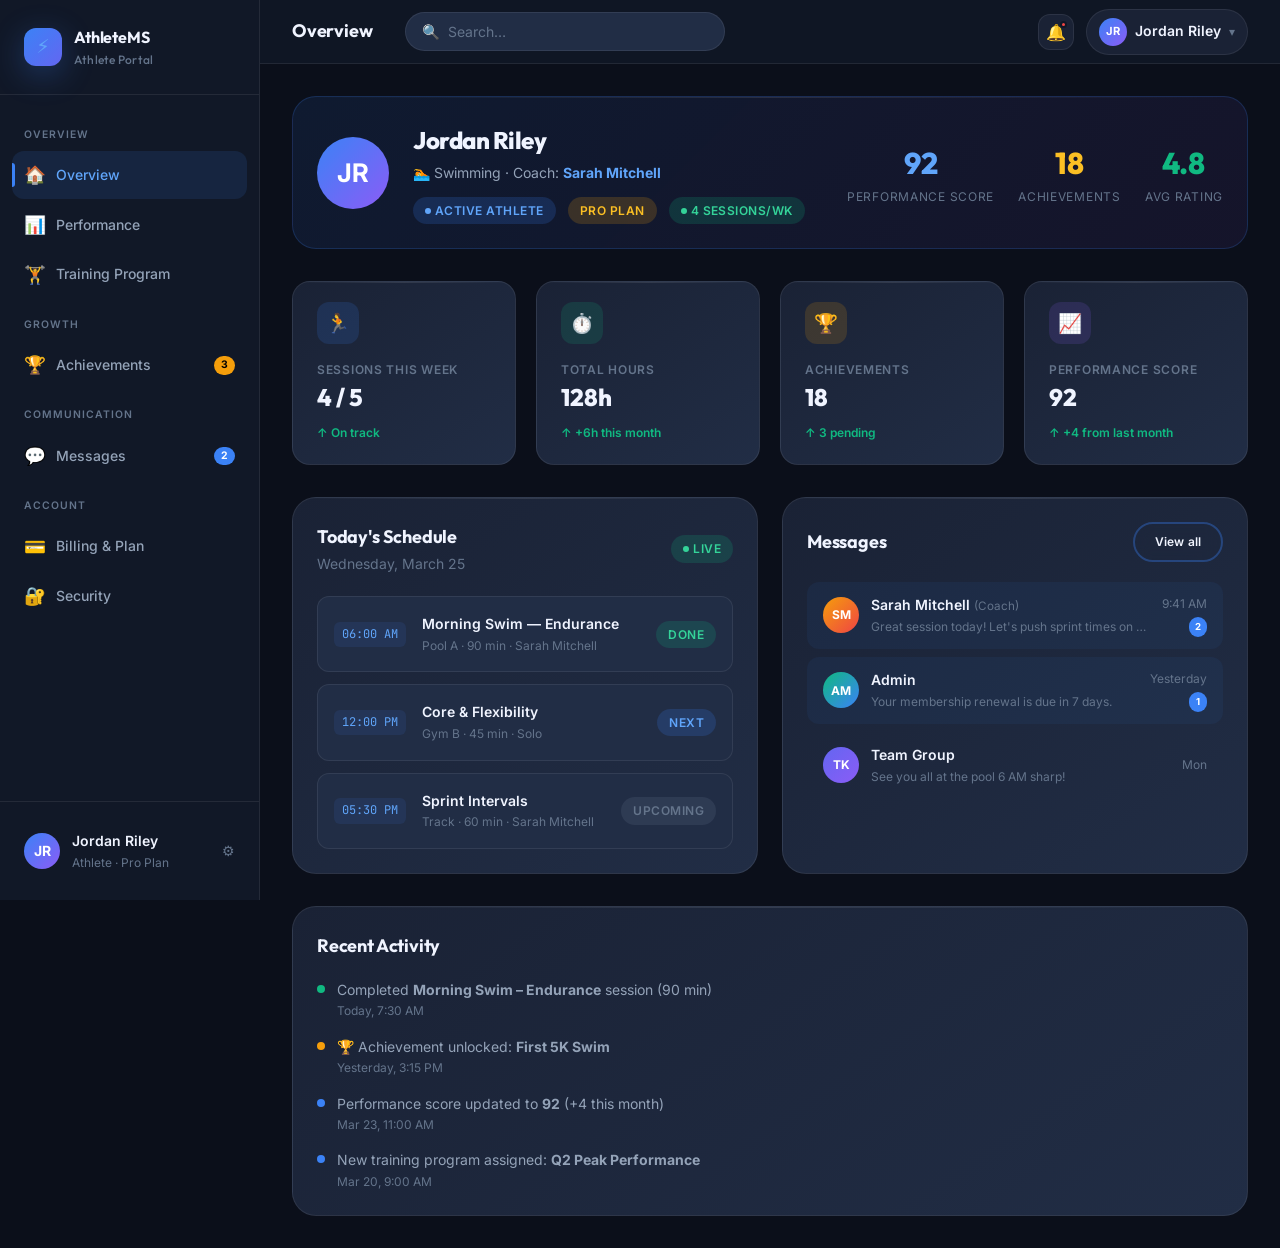
<file: athlete-dashboard.html>
<!DOCTYPE html>
<html lang="en">
<head>
  <meta charset="UTF-8" />
  <meta name="viewport" content="width=device-width, initial-scale=1.0" />
  <title>Athlete Dashboard — AthleteMS</title>
  <meta name="description" content="Your personal athlete dashboard — track performance, training programs, achievements and more." />
  <link rel="stylesheet" href="assets/css/variables.css" />
  <link rel="stylesheet" href="assets/css/base.css" />
  <link rel="stylesheet" href="assets/css/layout.css" />
  <link rel="stylesheet" href="assets/css/components.css" />
</head>
<body>

<!-- ═══════════════════════════════════════════════════════════
     SIDEBAR OVERLAY (mobile)
═══════════════════════════════════════════════════════════ -->
<div class="sidebar-overlay" id="sidebarOverlay"></div>

<!-- ═══════════════════════════════════════════════════════════
     DASHBOARD WRAPPER
═══════════════════════════════════════════════════════════ -->
<div class="dash-wrapper">

  <!-- ── SIDEBAR ──────────────────────────────────────────── -->
  <aside class="dash-sidebar" id="dashSidebar">

    <!-- Logo -->
    <a href="index.html" class="sidebar-logo">
      <div class="sidebar-logo-icon">⚡</div>
      <div class="sidebar-logo-text">
        AthleteMS
        <span>Athlete Portal</span>
      </div>
    </a>

    <!-- Navigation -->
    <nav class="sidebar-nav" aria-label="Athlete navigation">

      <p class="sidebar-section-label">Overview</p>
      <a href="#" class="sidebar-link active" data-page="overview">
        <span class="nav-icon">🏠</span> Overview
      </a>
      <a href="#" class="sidebar-link" data-page="performance">
        <span class="nav-icon">📊</span> Performance
      </a>
      <a href="#" class="sidebar-link" data-page="training">
        <span class="nav-icon">🏋️</span> Training Program
      </a>

      <p class="sidebar-section-label">Growth</p>
      <a href="#" class="sidebar-link" data-page="achievements">
        <span class="nav-icon">🏆</span> Achievements
        <span class="nav-badge gold">3</span>
      </a>

      <p class="sidebar-section-label">Communication</p>
      <a href="#" class="sidebar-link" data-page="messages">
        <span class="nav-icon">💬</span> Messages
        <span class="nav-badge">2</span>
      </a>

      <p class="sidebar-section-label">Account</p>
      <a href="#" class="sidebar-link" data-page="billing">
        <span class="nav-icon">💳</span> Billing & Plan
      </a>
      <a href="#" class="sidebar-link" data-page="security">
        <span class="nav-icon">🔐</span> Security
      </a>
    </nav>

    <!-- User footer -->
    <div class="sidebar-footer">
      <div class="sidebar-user">
        <div class="avatar" style="background: linear-gradient(135deg,#3b82f6,#8b5cf6);">JR</div>
        <div class="sidebar-user-info">
          <div class="sidebar-user-name">Jordan Riley</div>
          <div class="sidebar-user-role">Athlete · Pro Plan</div>
        </div>
        <span style="color:var(--clr-text-muted);font-size:0.9rem;">⚙️</span>
      </div>
    </div>

  </aside>

  <!-- ── MAIN ──────────────────────────────────────────────── -->
  <div class="dash-main">

    <!-- Topbar -->
    <header class="dash-topbar">
      <button class="topbar-menu-btn" id="menuToggle" aria-label="Toggle sidebar">☰</button>
      <h1 class="topbar-title" id="topbarTitle">Overview</h1>
      <div class="topbar-search">
        <span class="search-icon">🔍</span>
        <input type="text" placeholder="Search…" aria-label="Search" />
      </div>
      <div class="topbar-actions">
        <button class="topbar-icon-btn" aria-label="Notifications">
          🔔
          <span class="notif-dot"></span>
        </button>
        <div class="topbar-profile" role="button" aria-label="Profile menu" tabindex="0">
          <div class="avatar" style="width:28px;height:28px;font-size:0.7rem;background:linear-gradient(135deg,#3b82f6,#8b5cf6);">JR</div>
          <span class="topbar-profile-name">Jordan Riley</span>
          <span style="color:var(--clr-text-muted);font-size:0.75rem;">▾</span>
        </div>
      </div>
    </header>

    <!-- Page Content -->
    <main class="dash-content">

      <!-- ══════════════════════════════════════════════════
           PAGE: OVERVIEW
      ══════════════════════════════════════════════════ -->
      <section class="dash-page active" id="page-overview">

        <!-- Profile summary banner -->
        <div class="dash-panel" style="background:linear-gradient(135deg,rgba(59,130,246,0.1),rgba(139,92,246,0.08));border-color:rgba(59,130,246,0.2);">
          <div class="flex gap-6" style="flex-wrap:wrap;align-items:center;">
            <div class="avatar" style="width:72px;height:72px;font-size:1.6rem;flex-shrink:0;background:linear-gradient(135deg,#3b82f6,#8b5cf6);">JR</div>
            <div style="flex:1;min-width:200px;">
              <div style="font-family:var(--font-display);font-size:var(--text-2xl);font-weight:var(--fw-extrabold);color:var(--clr-text-primary);letter-spacing:-0.02em;">Jordan Riley</div>
              <div style="color:var(--clr-text-secondary);font-size:var(--text-sm);margin-top:2px;">🏊 Swimming · Coach: <strong style="color:var(--clr-primary-light);">Sarah Mitchell</strong></div>
              <div class="flex gap-3" style="margin-top:var(--sp-3);flex-wrap:wrap;">
                <span class="badge badge-blue badge-dot">Active Athlete</span>
                <span class="badge badge-gold">Pro Plan</span>
                <span class="badge badge-green badge-dot">4 Sessions/wk</span>
              </div>
            </div>
            <div class="flex gap-6" style="flex-wrap:wrap;">
              <div style="text-align:center;">
                <div style="font-family:var(--font-display);font-size:var(--text-3xl);font-weight:var(--fw-extrabold);color:var(--clr-primary-light);">92</div>
                <div style="font-size:var(--text-xs);color:var(--clr-text-muted);text-transform:uppercase;letter-spacing:0.06em;">Performance Score</div>
              </div>
              <div style="text-align:center;">
                <div style="font-family:var(--font-display);font-size:var(--text-3xl);font-weight:var(--fw-extrabold);color:var(--clr-accent-light);">18</div>
                <div style="font-size:var(--text-xs);color:var(--clr-text-muted);text-transform:uppercase;letter-spacing:0.06em;">Achievements</div>
              </div>
              <div style="text-align:center;">
                <div style="font-family:var(--font-display);font-size:var(--text-3xl);font-weight:var(--fw-extrabold);color:var(--clr-success);">4.8</div>
                <div style="font-size:var(--text-xs);color:var(--clr-text-muted);text-transform:uppercase;letter-spacing:0.06em;">Avg Rating</div>
              </div>
            </div>
          </div>
        </div>

        <!-- Quick stat widgets -->
        <div class="stat-grid">
          <div class="stat-widget">
            <div class="stat-widget-icon blue">🏃</div>
            <div class="stat-widget-label">Sessions This Week</div>
            <div class="stat-widget-value">4 / 5</div>
            <span class="stat-widget-change up">↑ On track</span>
          </div>
          <div class="stat-widget">
            <div class="stat-widget-icon green">⏱️</div>
            <div class="stat-widget-label">Total Hours</div>
            <div class="stat-widget-value">128h</div>
            <span class="stat-widget-change up">↑ +6h this month</span>
          </div>
          <div class="stat-widget">
            <div class="stat-widget-icon gold">🏆</div>
            <div class="stat-widget-label">Achievements</div>
            <div class="stat-widget-value">18</div>
            <span class="stat-widget-change up">↑ 3 pending</span>
          </div>
          <div class="stat-widget">
            <div class="stat-widget-icon purple">📈</div>
            <div class="stat-widget-label">Performance Score</div>
            <div class="stat-widget-value">92</div>
            <span class="stat-widget-change up">↑ +4 from last month</span>
          </div>
        </div>

        <!-- 2-column row: today's schedule + messages -->
        <div style="display:grid;grid-template-columns:1fr 1fr;gap:var(--sp-6);" class="grid-responsive-2">

          <!-- Today's Schedule -->
          <div class="dash-panel">
            <div class="dash-section-header">
              <div>
                <div class="dash-section-title">Today's Schedule</div>
                <div class="dash-section-sub">Wednesday, March 25</div>
              </div>
              <span class="badge badge-green badge-dot">Live</span>
            </div>
            <div class="schedule-list">
              <div class="schedule-item">
                <div class="schedule-time">06:00 AM</div>
                <div class="schedule-info">
                  <div class="schedule-name">Morning Swim — Endurance</div>
                  <div class="schedule-meta">Pool A · 90 min · Sarah Mitchell</div>
                </div>
                <span class="badge badge-green">Done</span>
              </div>
              <div class="schedule-item">
                <div class="schedule-time">12:00 PM</div>
                <div class="schedule-info">
                  <div class="schedule-name">Core & Flexibility</div>
                  <div class="schedule-meta">Gym B · 45 min · Solo</div>
                </div>
                <span class="badge badge-blue">Next</span>
              </div>
              <div class="schedule-item">
                <div class="schedule-time">05:30 PM</div>
                <div class="schedule-info">
                  <div class="schedule-name">Sprint Intervals</div>
                  <div class="schedule-meta">Track · 60 min · Sarah Mitchell</div>
                </div>
                <span class="badge" style="background:rgba(100,116,139,0.2);color:var(--clr-text-muted);">Upcoming</span>
              </div>
            </div>
          </div>

          <!-- Recent Messages -->
          <div class="dash-panel">
            <div class="dash-section-header">
              <div class="dash-section-title">Messages</div>
              <a href="#" class="btn btn-sm btn-outline" data-page-link="messages">View all</a>
            </div>
            <div class="chat-list">
              <div class="chat-item unread">
                <div class="avatar" style="background:linear-gradient(135deg,#f59e0b,#ef4444);width:36px;height:36px;font-size:0.75rem;">SM</div>
                <div class="chat-info">
                  <div class="chat-name">Sarah Mitchell <small style="color:var(--clr-text-muted);font-weight:400;">(Coach)</small></div>
                  <div class="chat-preview">Great session today! Let's push sprint times on Friday…</div>
                </div>
                <div class="chat-meta">
                  <div class="chat-time">9:41 AM</div>
                  <div class="chat-unread-count">2</div>
                </div>
              </div>
              <div class="chat-item unread">
                <div class="avatar" style="background:linear-gradient(135deg,#10b981,#3b82f6);width:36px;height:36px;font-size:0.75rem;">AM</div>
                <div class="chat-info">
                  <div class="chat-name">Admin</div>
                  <div class="chat-preview">Your membership renewal is due in 7 days.</div>
                </div>
                <div class="chat-meta">
                  <div class="chat-time">Yesterday</div>
                  <div class="chat-unread-count">1</div>
                </div>
              </div>
              <div class="chat-item">
                <div class="avatar" style="background:linear-gradient(135deg,#6366f1,#8b5cf6);width:36px;height:36px;font-size:0.75rem;">TK</div>
                <div class="chat-info">
                  <div class="chat-name">Team Group</div>
                  <div class="chat-preview">See you all at the pool 6 AM sharp!</div>
                </div>
                <div class="chat-meta">
                  <div class="chat-time">Mon</div>
                </div>
              </div>
            </div>
          </div>

        </div>

        <!-- Recent Activity -->
        <div class="dash-panel">
          <div class="dash-section-header">
            <div class="dash-section-title">Recent Activity</div>
          </div>
          <div class="activity-feed">
            <div class="activity-item">
              <div class="activity-dot green"></div>
              <div class="activity-body">
                <div class="activity-text">Completed <strong>Morning Swim – Endurance</strong> session (90 min)</div>
                <div class="activity-time">Today, 7:30 AM</div>
              </div>
            </div>
            <div class="activity-item">
              <div class="activity-dot gold"></div>
              <div class="activity-body">
                <div class="activity-text">🏆 Achievement unlocked: <strong>First 5K Swim</strong></div>
                <div class="activity-time">Yesterday, 3:15 PM</div>
              </div>
            </div>
            <div class="activity-item">
              <div class="activity-dot blue"></div>
              <div class="activity-body">
                <div class="activity-text">Performance score updated to <strong>92</strong> (+4 this month)</div>
                <div class="activity-time">Mar 23, 11:00 AM</div>
              </div>
            </div>
            <div class="activity-item">
              <div class="activity-dot blue"></div>
              <div class="activity-body">
                <div class="activity-text">New training program assigned: <strong>Q2 Peak Performance</strong></div>
                <div class="activity-time">Mar 20, 9:00 AM</div>
              </div>
            </div>
          </div>
        </div>

      </section>

      <!-- ══════════════════════════════════════════════════
           PAGE: PERFORMANCE
      ══════════════════════════════════════════════════ -->
      <section class="dash-page" id="page-performance">
        <div>
          <div class="dash-section-title" style="font-size:var(--text-2xl);margin-bottom:var(--sp-2);">Performance Stats</div>
          <div class="dash-section-sub">Last updated: March 25, 2026</div>
        </div>

        <!-- Performance metric grid -->
        <div style="display:grid;grid-template-columns:repeat(auto-fit,minmax(180px,1fr));gap:var(--sp-5);">
          <div class="perf-card">
            <div class="perf-label">Speed</div>
            <div class="perf-value">28<span class="perf-unit">km/h</span></div>
            <div class="progress-track"><div class="progress-fill" style="width:78%;background:var(--grad-blue);"></div></div>
            <div style="font-size:var(--text-xs);color:var(--clr-text-muted);margin-top:var(--sp-2);">78 / 100</div>
          </div>
          <div class="perf-card">
            <div class="perf-label">Strength</div>
            <div class="perf-value">85<span class="perf-unit">kg</span></div>
            <div class="progress-track"><div class="progress-fill" style="width:85%;background:linear-gradient(90deg,#8b5cf6,#3b82f6);"></div></div>
            <div style="font-size:var(--text-xs);color:var(--clr-text-muted);margin-top:var(--sp-2);">85 / 100</div>
          </div>
          <div class="perf-card">
            <div class="perf-label">Endurance</div>
            <div class="perf-value">91<span class="perf-unit">%</span></div>
            <div class="progress-track"><div class="progress-fill" style="width:91%;background:linear-gradient(90deg,#10b981,#06b6d4);"></div></div>
            <div style="font-size:var(--text-xs);color:var(--clr-text-muted);margin-top:var(--sp-2);">91 / 100</div>
          </div>
          <div class="perf-card">
            <div class="perf-label">Agility</div>
            <div class="perf-value">76<span class="perf-unit">%</span></div>
            <div class="progress-track"><div class="progress-fill" style="width:76%;background:linear-gradient(90deg,#f59e0b,#ef4444);"></div></div>
            <div style="font-size:var(--text-xs);color:var(--clr-text-muted);margin-top:var(--sp-2);">76 / 100</div>
          </div>
          <div class="perf-card">
            <div class="perf-label">Flexibility</div>
            <div class="perf-value">68<span class="perf-unit">%</span></div>
            <div class="progress-track"><div class="progress-fill" style="width:68%;background:linear-gradient(90deg,#06b6d4,#6366f1);"></div></div>
            <div style="font-size:var(--text-xs);color:var(--clr-text-muted);margin-top:var(--sp-2);">68 / 100</div>
          </div>
          <div class="perf-card">
            <div class="perf-label">Recovery</div>
            <div class="perf-value">94<span class="perf-unit">%</span></div>
            <div class="progress-track"><div class="progress-fill" style="width:94%;background:linear-gradient(90deg,#10b981,#34d399);"></div></div>
            <div style="font-size:var(--text-xs);color:var(--clr-text-muted);margin-top:var(--sp-2);">94 / 100</div>
          </div>
        </div>

        <!-- Monthly comparison table -->
        <div class="dash-panel">
          <div class="dash-section-header">
            <div class="dash-section-title">Monthly Comparison</div>
            <span class="badge badge-blue">Q1 2026</span>
          </div>
          <div class="dash-table-wrap">
            <table class="dash-table">
              <thead>
                <tr>
                  <th>Metric</th>
                  <th>January</th>
                  <th>February</th>
                  <th>March</th>
                  <th>Change</th>
                </tr>
              </thead>
              <tbody>
                <tr>
                  <td><strong style="color:var(--clr-text-primary);">Speed (km/h)</strong></td>
                  <td>24</td><td>26</td><td>28</td>
                  <td><span class="stat-widget-change up">↑ +16.7%</span></td>
                </tr>
                <tr>
                  <td><strong style="color:var(--clr-text-primary);">Strength (kg)</strong></td>
                  <td>78</td><td>82</td><td>85</td>
                  <td><span class="stat-widget-change up">↑ +8.9%</span></td>
                </tr>
                <tr>
                  <td><strong style="color:var(--clr-text-primary);">Endurance (%)</strong></td>
                  <td>83</td><td>88</td><td>91</td>
                  <td><span class="stat-widget-change up">↑ +9.6%</span></td>
                </tr>
                <tr>
                  <td><strong style="color:var(--clr-text-primary);">Agility (%)</strong></td>
                  <td>79</td><td>77</td><td>76</td>
                  <td><span class="stat-widget-change down">↓ -3.8%</span></td>
                </tr>
                <tr>
                  <td><strong style="color:var(--clr-text-primary);">Overall Score</strong></td>
                  <td>82</td><td>88</td><td>92</td>
                  <td><span class="stat-widget-change up">↑ +12.2%</span></td>
                </tr>
              </tbody>
            </table>
          </div>
        </div>
      </section>

      <!-- ══════════════════════════════════════════════════
           PAGE: TRAINING PROGRAM
      ══════════════════════════════════════════════════ -->
      <section class="dash-page" id="page-training">
        <div class="flex-between" style="flex-wrap:wrap;gap:var(--sp-4);">
          <div>
            <div class="dash-section-title" style="font-size:var(--text-2xl);margin-bottom:var(--sp-1);">Training Program</div>
            <div class="dash-section-sub">Q2 Peak Performance — Assigned by Coach Sarah Mitchell</div>
          </div>
          <span class="badge badge-blue badge-dot">Active</span>
        </div>

        <!-- Weekly schedule table -->
        <div class="dash-panel">
          <div class="dash-section-title" style="margin-bottom:var(--sp-5);">Weekly Schedule</div>
          <div class="dash-table-wrap">
            <table class="dash-table">
              <thead>
                <tr>
                  <th>Day</th>
                  <th>Morning</th>
                  <th>Afternoon</th>
                  <th>Duration</th>
                  <th>Focus</th>
                  <th>Status</th>
                </tr>
              </thead>
              <tbody>
                <tr>
                  <td><strong style="color:var(--clr-text-primary);">Monday</strong></td>
                  <td>Swim Drills</td>
                  <td>Weight Training</td>
                  <td>120 min</td>
                  <td><span class="badge badge-blue">Strength</span></td>
                  <td><span class="badge badge-green">Done</span></td>
                </tr>
                <tr>
                  <td><strong style="color:var(--clr-text-primary);">Tuesday</strong></td>
                  <td>Rest</td>
                  <td>Flexibility & Yoga</td>
                  <td>60 min</td>
                  <td><span class="badge badge-green">Recovery</span></td>
                  <td><span class="badge badge-green">Done</span></td>
                </tr>
                <tr>
                  <td><strong style="color:var(--clr-text-primary);">Wednesday</strong></td>
                  <td>Endurance Swim</td>
                  <td>Sprint Intervals</td>
                  <td>150 min</td>
                  <td><span class="badge badge-gold">Endurance</span></td>
                  <td><span class="badge badge-blue">In Progress</span></td>
                </tr>
                <tr>
                  <td><strong style="color:var(--clr-text-primary);">Thursday</strong></td>
                  <td>Core Circuit</td>
                  <td>Technique Drills</td>
                  <td>90 min</td>
                  <td><span class="badge badge-blue">Technique</span></td>
                  <td><span class="badge" style="background:rgba(100,116,139,0.2);color:var(--clr-text-muted);">Upcoming</span></td>
                </tr>
                <tr>
                  <td><strong style="color:var(--clr-text-primary);">Friday</strong></td>
                  <td>Time Trials</td>
                  <td>Recovery Swim</td>
                  <td>120 min</td>
                  <td><span class="badge badge-gold">Speed</span></td>
                  <td><span class="badge" style="background:rgba(100,116,139,0.2);color:var(--clr-text-muted);">Upcoming</span></td>
                </tr>
                <tr>
                  <td><strong style="color:var(--clr-text-primary);">Saturday</strong></td>
                  <td>Open Water Swim</td>
                  <td>—</td>
                  <td>90 min</td>
                  <td><span class="badge badge-green">Endurance</span></td>
                  <td><span class="badge" style="background:rgba(100,116,139,0.2);color:var(--clr-text-muted);">Upcoming</span></td>
                </tr>
                <tr>
                  <td><strong style="color:var(--clr-text-primary);">Sunday</strong></td>
                  <td>Full Rest</td>
                  <td>—</td>
                  <td>—</td>
                  <td>—</td>
                  <td><span class="badge" style="background:rgba(100,116,139,0.2);color:var(--clr-text-muted);">Rest Day</span></td>
                </tr>
              </tbody>
            </table>
          </div>
        </div>

        <!-- Coach notes -->
        <div class="dash-panel" style="background:linear-gradient(135deg,rgba(245,158,11,0.08),rgba(239,68,68,0.05));border-color:rgba(245,158,11,0.2);">
          <div class="flex gap-3" style="align-items:flex-start;">
            <div class="avatar" style="background:linear-gradient(135deg,#f59e0b,#ef4444);flex-shrink:0;">SM</div>
            <div>
              <div style="font-size:var(--text-sm);font-weight:var(--fw-semibold);color:var(--clr-text-primary);">Coach Sarah Mitchell <span style="color:var(--clr-text-muted);font-weight:400;"> · Program Note</span></div>
              <p style="font-size:var(--text-sm);margin-top:var(--sp-2);line-height:var(--lh-relaxed);">"Focus on maintaining your stroke efficiency during the endurance sets — your times are improving but keep your technique clean at high intensities. Friday's time trial is the key focus this week."</p>
            </div>
          </div>
        </div>
      </section>

      <!-- ══════════════════════════════════════════════════
           PAGE: ACHIEVEMENTS
      ══════════════════════════════════════════════════ -->
      <section class="dash-page" id="page-achievements">
        <div class="flex-between" style="flex-wrap:wrap;gap:var(--sp-4);">
          <div>
            <div class="dash-section-title" style="font-size:var(--text-2xl);margin-bottom:var(--sp-1);">Achievements</div>
            <div class="dash-section-sub">18 earned · 3 pending approval</div>
          </div>
          <button class="btn btn-primary btn-sm">+ Add Achievement</button>
        </div>

        <!-- Pending -->
        <div class="dash-panel">
          <div class="dash-section-header">
            <div class="dash-section-title">🕐 Pending Approval</div>
            <span class="badge" style="background:rgba(245,158,11,0.2);color:var(--clr-accent-light);">3 Pending</span>
          </div>
          <div class="achievement-list">
            <div class="achievement-item" style="border-color:rgba(245,158,11,0.2);">
              <div class="achievement-icon">🥇</div>
              <div class="achievement-body">
                <div class="achievement-name">Regional Championship — Gold</div>
                <div class="achievement-date">Submitted Mar 22, 2026 · Awaiting coach review</div>
              </div>
              <span class="badge badge-gold">Pending</span>
            </div>
            <div class="achievement-item" style="border-color:rgba(245,158,11,0.2);">
              <div class="achievement-icon">⏱️</div>
              <div class="achievement-body">
                <div class="achievement-name">Personal Best — 100m Freestyle (58.2s)</div>
                <div class="achievement-date">Submitted Mar 18, 2026 · Awaiting coach review</div>
              </div>
              <span class="badge badge-gold">Pending</span>
            </div>
          </div>
        </div>

        <!-- Earned -->
        <div class="dash-panel">
          <div class="dash-section-title" style="margin-bottom:var(--sp-5);">✅ Earned Achievements</div>
          <div class="achievement-list">
            <div class="achievement-item">
              <div class="achievement-icon">🏊</div>
              <div class="achievement-body">
                <div class="achievement-name">First 5K Swim Completed</div>
                <div class="achievement-date">March 24, 2026</div>
              </div>
              <span class="badge badge-green">Verified</span>
            </div>
            <div class="achievement-item">
              <div class="achievement-icon">🔥</div>
              <div class="achievement-body">
                <div class="achievement-name">30-Day Training Streak</div>
                <div class="achievement-date">March 15, 2026</div>
              </div>
              <span class="badge badge-green">Verified</span>
            </div>
            <div class="achievement-item">
              <div class="achievement-icon">💪</div>
              <div class="achievement-body">
                <div class="achievement-name">100 Sessions Milestone</div>
                <div class="achievement-date">February 28, 2026</div>
              </div>
              <span class="badge badge-green">Verified</span>
            </div>
            <div class="achievement-item">
              <div class="achievement-icon">🥈</div>
              <div class="achievement-body">
                <div class="achievement-name">State Championship — Silver Medal</div>
                <div class="achievement-date">January 20, 2026</div>
              </div>
              <span class="badge badge-green">Verified</span>
            </div>
          </div>
        </div>
      </section>

      <!-- ══════════════════════════════════════════════════
           PAGE: MESSAGES
      ══════════════════════════════════════════════════ -->
      <section class="dash-page" id="page-messages">
        <div class="dash-section-title" style="font-size:var(--text-2xl);margin-bottom:var(--sp-2);">Messages</div>
        <div class="dash-section-sub" style="margin-bottom:var(--sp-6);">Stay connected with your coach and team</div>

        <div style="display:grid;grid-template-columns:300px 1fr;gap:var(--sp-5);min-height:400px;">
          <!-- Thread list -->
          <div class="dash-panel" style="padding:0;overflow:hidden;">
            <div style="padding:var(--sp-4) var(--sp-5);border-bottom:1px solid var(--clr-border);font-weight:var(--fw-semibold);color:var(--clr-text-primary);">Conversations</div>
            <div class="chat-list" style="padding:var(--sp-3);">
              <div class="chat-item unread">
                <div class="avatar" style="background:linear-gradient(135deg,#f59e0b,#ef4444);font-size:0.75rem;">SM</div>
                <div class="chat-info">
                  <div class="chat-name">Sarah Mitchell</div>
                  <div class="chat-preview">Great session today! Let's push sprint times…</div>
                </div>
                <div class="chat-meta"><div class="chat-time">9:41</div><div class="chat-unread-count">2</div></div>
              </div>
              <div class="chat-item">
                <div class="avatar" style="background:linear-gradient(135deg,#6366f1,#8b5cf6);font-size:0.75rem;">TK</div>
                <div class="chat-info">
                  <div class="chat-name">Team Kraken</div>
                  <div class="chat-preview">See you all at the pool 6 AM sharp!</div>
                </div>
                <div class="chat-meta"><div class="chat-time">Mon</div></div>
              </div>
            </div>
          </div>

          <!-- Active chat -->
          <div class="dash-panel" style="display:flex;flex-direction:column;gap:var(--sp-4);">
            <div class="flex gap-3" style="align-items:center;padding-bottom:var(--sp-4);border-bottom:1px solid var(--clr-border);">
              <div class="avatar" style="background:linear-gradient(135deg,#f59e0b,#ef4444);">SM</div>
              <div>
                <div style="font-weight:var(--fw-semibold);color:var(--clr-text-primary);">Sarah Mitchell</div>
                <div style="font-size:var(--text-xs);color:var(--clr-success);">● Online</div>
              </div>
            </div>
            <div style="flex:1;display:flex;flex-direction:column;gap:var(--sp-4);">
              <div style="display:flex;gap:var(--sp-3);">
                <div class="avatar" style="background:linear-gradient(135deg,#f59e0b,#ef4444);width:32px;height:32px;font-size:0.6rem;flex-shrink:0;">SM</div>
                <div>
                  <div style="background:var(--clr-bg-surface2);border:1px solid var(--clr-border);border-radius:0 var(--radius-md) var(--radius-md) var(--radius-md);padding:var(--sp-3) var(--sp-4);font-size:var(--text-sm);color:var(--clr-text-primary);max-width:340px;">Great session today! Your stroke rate was really consistent in the final 200m laps.</div>
                  <div style="font-size:var(--text-xs);color:var(--clr-text-muted);margin-top:4px;">9:41 AM</div>
                </div>
              </div>
              <div style="display:flex;gap:var(--sp-3);flex-direction:row-reverse;">
                <div class="avatar" style="background:linear-gradient(135deg,#3b82f6,#8b5cf6);width:32px;height:32px;font-size:0.6rem;flex-shrink:0;">JR</div>
                <div style="text-align:right;">
                  <div style="background:rgba(59,130,246,0.15);border:1px solid rgba(59,130,246,0.2);border-radius:var(--radius-md) 0 var(--radius-md) var(--radius-md);padding:var(--sp-3) var(--sp-4);font-size:var(--text-sm);color:var(--clr-text-primary);max-width:340px;display:inline-block;">Thanks! I felt much better today. Shall we push sprint intervals harder on Friday?</div>
                  <div style="font-size:var(--text-xs);color:var(--clr-text-muted);margin-top:4px;">9:44 AM</div>
                </div>
              </div>
            </div>
            <div style="display:flex;gap:var(--sp-3);padding-top:var(--sp-4);border-top:1px solid var(--clr-border);">
              <input type="text" class="form-input" placeholder="Type a message…" style="flex:1;" />
              <button class="btn btn-primary btn-sm">Send ➤</button>
            </div>
          </div>
        </div>
      </section>

      <!-- ══════════════════════════════════════════════════
           PAGE: BILLING
      ══════════════════════════════════════════════════ -->
      <section class="dash-page" id="page-billing">
        <div class="dash-section-title" style="font-size:var(--text-2xl);margin-bottom:var(--sp-2);">Billing & Membership</div>
        <div class="dash-section-sub" style="margin-bottom:var(--sp-6);">Manage your subscription and payment details</div>

        <div style="display:grid;grid-template-columns:1fr 1fr;gap:var(--sp-6);">
          <div class="billing-card">
            <div style="font-size:var(--text-xs);font-weight:var(--fw-semibold);letter-spacing:0.08em;text-transform:uppercase;color:var(--clr-primary-light);margin-bottom:var(--sp-2);">Current Plan</div>
            <div class="billing-plan-name">Pro Athlete</div>
            <div class="billing-plan-price">$49<span style="font-size:var(--text-lg);font-weight:var(--fw-medium);color:var(--clr-text-muted);">/mo</span></div>
            <div style="margin-top:var(--sp-5);display:flex;flex-direction:column;gap:var(--sp-3);">
              <div class="flex gap-3" style="align-items:center;font-size:var(--text-sm);color:var(--clr-text-secondary);"><span style="color:var(--clr-success);">✓</span> Unlimited training programs</div>
              <div class="flex gap-3" style="align-items:center;font-size:var(--text-sm);color:var(--clr-text-secondary);"><span style="color:var(--clr-success);">✓</span> Performance analytics</div>
              <div class="flex gap-3" style="align-items:center;font-size:var(--text-sm);color:var(--clr-text-secondary);"><span style="color:var(--clr-success);">✓</span> Direct coach messaging</div>
              <div class="flex gap-3" style="align-items:center;font-size:var(--text-sm);color:var(--clr-text-secondary);"><span style="color:var(--clr-success);">✓</span> Achievement tracking</div>
            </div>
            <div style="margin-top:var(--sp-6);display:flex;gap:var(--sp-3);">
              <button class="btn btn-outline btn-sm">Change Plan</button>
              <button class="btn btn-sm" style="background:rgba(239,68,68,0.1);color:var(--clr-danger);border:1px solid rgba(239,68,68,0.2);">Cancel</button>
            </div>
          </div>

          <div class="dash-panel">
            <div class="dash-section-title" style="margin-bottom:var(--sp-5);">Billing Details</div>
            <div style="display:flex;flex-direction:column;gap:var(--sp-4);">
              <div class="flex-between">
                <span style="font-size:var(--text-sm);color:var(--clr-text-secondary);">Next Renewal</span>
                <strong style="font-size:var(--text-sm);color:var(--clr-text-primary);">April 25, 2026</strong>
              </div>
              <div class="flex-between">
                <span style="font-size:var(--text-sm);color:var(--clr-text-secondary);">Billing Cycle</span>
                <strong style="font-size:var(--text-sm);color:var(--clr-text-primary);">Monthly</strong>
              </div>
              <div class="flex-between">
                <span style="font-size:var(--text-sm);color:var(--clr-text-secondary);">Payment Method</span>
                <strong style="font-size:var(--text-sm);color:var(--clr-text-primary);">•••• 4242 (Visa)</strong>
              </div>
              <div class="flex-between">
                <span style="font-size:var(--text-sm);color:var(--clr-text-secondary);">Status</span>
                <span class="badge badge-green badge-dot">Active</span>
              </div>
              <hr style="border:none;border-top:1px solid var(--clr-border);" />
              <button class="btn btn-outline btn-sm" style="align-self:flex-start;">Update Payment Method</button>
            </div>
          </div>
        </div>

        <!-- Invoice history -->
        <div class="dash-panel">
          <div class="dash-section-title" style="margin-bottom:var(--sp-5);">Invoice History</div>
          <div class="dash-table-wrap">
            <table class="dash-table">
              <thead>
                <tr><th>Date</th><th>Description</th><th>Amount</th><th>Status</th><th>Action</th></tr>
              </thead>
              <tbody>
                <tr>
                  <td>Mar 25, 2026</td><td>Pro Plan — March</td><td>$49.00</td>
                  <td><span class="badge badge-green">Paid</span></td>
                  <td><a href="#" style="font-size:var(--text-xs);color:var(--clr-primary-light);">Download</a></td>
                </tr>
                <tr>
                  <td>Feb 25, 2026</td><td>Pro Plan — February</td><td>$49.00</td>
                  <td><span class="badge badge-green">Paid</span></td>
                  <td><a href="#" style="font-size:var(--text-xs);color:var(--clr-primary-light);">Download</a></td>
                </tr>
                <tr>
                  <td>Jan 25, 2026</td><td>Pro Plan — January</td><td>$49.00</td>
                  <td><span class="badge badge-green">Paid</span></td>
                  <td><a href="#" style="font-size:var(--text-xs);color:var(--clr-primary-light);">Download</a></td>
                </tr>
              </tbody>
            </table>
          </div>
        </div>
      </section>

      <!-- ══════════════════════════════════════════════════
           PAGE: SECURITY
      ══════════════════════════════════════════════════ -->
      <section class="dash-page" id="page-security">
        <div class="dash-section-title" style="font-size:var(--text-2xl);margin-bottom:var(--sp-2);">Security Settings</div>
        <div class="dash-section-sub" style="margin-bottom:var(--sp-6);">Keep your account safe and secure</div>

        <div style="display:grid;grid-template-columns:1fr 1fr;gap:var(--sp-6);">
          <!-- Change password -->
          <div class="dash-panel">
            <div class="dash-section-title" style="margin-bottom:var(--sp-5);">🔑 Change Password</div>
            <form onsubmit="return false;" style="display:flex;flex-direction:column;gap:var(--sp-4);">
              <div class="form-group" style="margin-bottom:0;">
                <label class="form-label">Current Password</label>
                <div class="input-wrapper">
                  <input type="password" class="form-input" placeholder="Enter current password" />
                </div>
              </div>
              <div class="form-group" style="margin-bottom:0;">
                <label class="form-label">New Password</label>
                <div class="input-wrapper">
                  <input type="password" class="form-input" placeholder="Enter new password" />
                </div>
              </div>
              <div class="form-group" style="margin-bottom:0;">
                <label class="form-label">Confirm New Password</label>
                <div class="input-wrapper">
                  <input type="password" class="form-input" placeholder="Repeat new password" />
                </div>
              </div>
              <button class="btn btn-primary btn-sm" style="align-self:flex-start;">Update Password</button>
            </form>
          </div>

          <!-- Security options -->
          <div class="dash-panel">
            <div class="dash-section-title" style="margin-bottom:var(--sp-5);">🛡️ Security Options</div>
            <div style="display:flex;flex-direction:column;gap:var(--sp-5);">
              <div class="flex-between">
                <div>
                  <div style="font-size:var(--text-sm);font-weight:var(--fw-semibold);color:var(--clr-text-primary);">Two-Factor Authentication</div>
                  <div style="font-size:var(--text-xs);color:var(--clr-text-muted);margin-top:2px;">Extra layer of security via SMS</div>
                </div>
                <div class="toggle-switch" onclick="this.querySelector('.toggle-track').classList.toggle('on')">
                  <div class="toggle-track on"><div class="toggle-thumb"></div></div>
                </div>
              </div>
              <hr style="border:none;border-top:1px solid var(--clr-border);" />
              <div class="flex-between">
                <div>
                  <div style="font-size:var(--text-sm);font-weight:var(--fw-semibold);color:var(--clr-text-primary);">Login Notifications</div>
                  <div style="font-size:var(--text-xs);color:var(--clr-text-muted);margin-top:2px;">Email alert on new sign-ins</div>
                </div>
                <div class="toggle-switch" onclick="this.querySelector('.toggle-track').classList.toggle('on')">
                  <div class="toggle-track on"><div class="toggle-thumb"></div></div>
                </div>
              </div>
              <hr style="border:none;border-top:1px solid var(--clr-border);" />
              <div class="flex-between">
                <div>
                  <div style="font-size:var(--text-sm);font-weight:var(--fw-semibold);color:var(--clr-text-primary);">Session Timeout</div>
                  <div style="font-size:var(--text-xs);color:var(--clr-text-muted);margin-top:2px;">Auto-logout after 30 minutes idle</div>
                </div>
                <div class="toggle-switch" onclick="this.querySelector('.toggle-track').classList.toggle('on')">
                  <div class="toggle-track"><div class="toggle-thumb"></div></div>
                </div>
              </div>
            </div>

            <div style="margin-top:var(--sp-6);padding-top:var(--sp-5);border-top:1px solid var(--clr-border);">
              <div style="font-size:var(--text-sm);font-weight:var(--fw-semibold);color:var(--clr-text-primary);margin-bottom:var(--sp-3);">Active Sessions</div>
              <div style="font-size:var(--text-sm);color:var(--clr-text-secondary);margin-bottom:var(--sp-3);">Chrome on Windows · <span style="color:var(--clr-success);">Current</span></div>
              <div style="font-size:var(--text-sm);color:var(--clr-text-secondary);margin-bottom:var(--sp-4);">Safari on iPhone · <span style="color:var(--clr-text-muted);">3 days ago</span></div>
              <button class="btn btn-sm" style="background:rgba(239,68,68,0.1);color:var(--clr-danger);border:1px solid rgba(239,68,68,0.2);">Sign Out Other Sessions</button>
            </div>
          </div>
        </div>
      </section>

    </main>
  </div>
</div>

<!-- ═══════════════════════════════════════════════════════════
     DASHBOARD JS — Sidebar toggle + page routing
═══════════════════════════════════════════════════════════ -->
<script>
'use strict';
(function () {
  const sidebar  = document.getElementById('dashSidebar');
  const overlay  = document.getElementById('sidebarOverlay');
  const menuBtn  = document.getElementById('menuToggle');
  const topTitle = document.getElementById('topbarTitle');

  /* ── Sidebar toggle ─── */
  function openSidebar()  { sidebar.classList.add('open');  overlay.classList.add('open'); }
  function closeSidebar() { sidebar.classList.remove('open'); overlay.classList.remove('open'); }

  menuBtn.addEventListener('click', () => sidebar.classList.contains('open') ? closeSidebar() : openSidebar());
  overlay.addEventListener('click', closeSidebar);

  /* ── Page routing ─── */
  const navLinks = document.querySelectorAll('[data-page]');
  const pages    = document.querySelectorAll('.dash-page');

  function showPage(pageId) {
    pages.forEach(p => p.classList.toggle('active', p.id === 'page-' + pageId));
    navLinks.forEach(l => l.classList.toggle('active', l.dataset.page === pageId));
    const titleMap = {overview:'Overview',performance:'Performance Stats',training:'Training Program',achievements:'Achievements',messages:'Messages',billing:'Billing & Plan',security:'Security'};
    topTitle.textContent = titleMap[pageId] || 'Dashboard';
    closeSidebar();
  }

  navLinks.forEach(link => {
    link.addEventListener('click', e => {
      e.preventDefault();
      showPage(link.dataset.page);
    });
  });

  document.querySelectorAll('[data-page-link]').forEach(btn => {
    btn.addEventListener('click', e => { e.preventDefault(); showPage(btn.dataset.pageLink); });
  });
})();
</script>

</body>
</html>
</file>
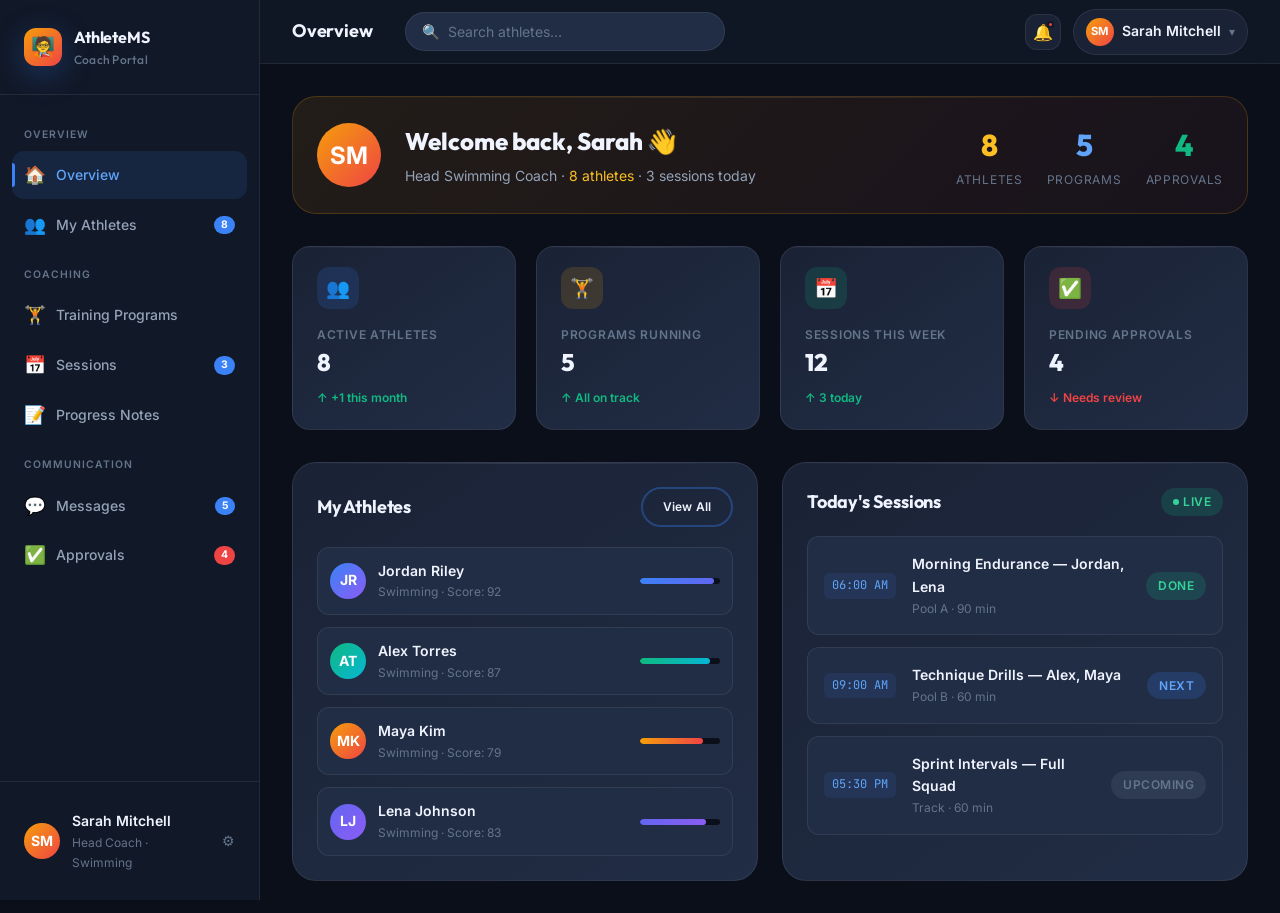
<file: coach-dashboard.html>
<!DOCTYPE html>
<html lang="en">
<head>
  <meta charset="UTF-8" />
  <meta name="viewport" content="width=device-width, initial-scale=1.0" />
  <title>Coach Dashboard — AthleteMS</title>
  <meta name="description" content="Coach portal — manage athletes, training programs, sessions and approvals." />
  <link rel="stylesheet" href="assets/css/variables.css" />
  <link rel="stylesheet" href="assets/css/base.css" />
  <link rel="stylesheet" href="assets/css/layout.css" />
  <link rel="stylesheet" href="assets/css/components.css" />
</head>
<body>

<div class="sidebar-overlay" id="sidebarOverlay"></div>

<div class="dash-wrapper">

  <!-- ── SIDEBAR ──────────────────────────────────────────── -->
  <aside class="dash-sidebar" id="dashSidebar">
    <a href="index.html" class="sidebar-logo">
      <div class="sidebar-logo-icon" style="background:var(--grad-gold);">🧑‍🏫</div>
      <div class="sidebar-logo-text">
        AthleteMS
        <span>Coach Portal</span>
      </div>
    </a>

    <nav class="sidebar-nav" aria-label="Coach navigation">
      <p class="sidebar-section-label">Overview</p>
      <a href="#" class="sidebar-link active" data-page="overview">
        <span class="nav-icon">🏠</span> Overview
      </a>
      <a href="#" class="sidebar-link" data-page="athletes">
        <span class="nav-icon">👥</span> My Athletes
        <span class="nav-badge">8</span>
      </a>

      <p class="sidebar-section-label">Coaching</p>
      <a href="#" class="sidebar-link" data-page="programs">
        <span class="nav-icon">🏋️</span> Training Programs
      </a>
      <a href="#" class="sidebar-link" data-page="sessions">
        <span class="nav-icon">📅</span> Sessions
        <span class="nav-badge">3</span>
      </a>
      <a href="#" class="sidebar-link" data-page="notes">
        <span class="nav-icon">📝</span> Progress Notes
      </a>

      <p class="sidebar-section-label">Communication</p>
      <a href="#" class="sidebar-link" data-page="messages">
        <span class="nav-icon">💬</span> Messages
        <span class="nav-badge">5</span>
      </a>
      <a href="#" class="sidebar-link" data-page="approvals">
        <span class="nav-icon">✅</span> Approvals
        <span class="nav-badge danger">4</span>
      </a>
    </nav>

    <div class="sidebar-footer">
      <div class="sidebar-user">
        <div class="avatar" style="background:var(--grad-gold);">SM</div>
        <div class="sidebar-user-info">
          <div class="sidebar-user-name">Sarah Mitchell</div>
          <div class="sidebar-user-role">Head Coach · Swimming</div>
        </div>
        <span style="color:var(--clr-text-muted);font-size:0.9rem;">⚙️</span>
      </div>
    </div>
  </aside>

  <!-- ── MAIN ──────────────────────────────────────────────── -->
  <div class="dash-main">
    <header class="dash-topbar">
      <button class="topbar-menu-btn" id="menuToggle" aria-label="Toggle sidebar">☰</button>
      <h1 class="topbar-title" id="topbarTitle">Overview</h1>
      <div class="topbar-search">
        <span class="search-icon">🔍</span>
        <input type="text" placeholder="Search athletes…" aria-label="Search athletes" />
      </div>
      <div class="topbar-actions">
        <button class="topbar-icon-btn" aria-label="Notifications">🔔<span class="notif-dot"></span></button>
        <div class="topbar-profile" role="button" tabindex="0">
          <div class="avatar" style="width:28px;height:28px;font-size:0.7rem;background:var(--grad-gold);">SM</div>
          <span class="topbar-profile-name">Sarah Mitchell</span>
          <span style="color:var(--clr-text-muted);font-size:0.75rem;">▾</span>
        </div>
      </div>
    </header>

    <main class="dash-content">

      <!-- ════════════════════════════ OVERVIEW ════════════════════════ -->
      <section class="dash-page active" id="page-overview">

        <!-- Welcome banner -->
        <div class="dash-panel" style="background:linear-gradient(135deg,rgba(245,158,11,0.1),rgba(239,68,68,0.06));border-color:rgba(245,158,11,0.2);">
          <div class="flex gap-6" style="align-items:center;flex-wrap:wrap;">
            <div class="avatar" style="width:64px;height:64px;font-size:1.5rem;background:var(--grad-gold);flex-shrink:0;">SM</div>
            <div style="flex:1;">
              <div style="font-family:var(--font-display);font-size:var(--text-2xl);font-weight:var(--fw-extrabold);color:var(--clr-text-primary);">Welcome back, Sarah 👋</div>
              <div style="color:var(--clr-text-secondary);font-size:var(--text-sm);margin-top:4px;">Head Swimming Coach · <span style="color:var(--clr-accent-light);">8 athletes</span> · 3 sessions today</div>
            </div>
            <div class="flex gap-6">
              <div style="text-align:center;"><div style="font-family:var(--font-display);font-size:var(--text-3xl);font-weight:var(--fw-extrabold);color:var(--clr-accent-light);">8</div><div style="font-size:var(--text-xs);color:var(--clr-text-muted);text-transform:uppercase;letter-spacing:0.06em;">Athletes</div></div>
              <div style="text-align:center;"><div style="font-family:var(--font-display);font-size:var(--text-3xl);font-weight:var(--fw-extrabold);color:var(--clr-primary-light);">5</div><div style="font-size:var(--text-xs);color:var(--clr-text-muted);text-transform:uppercase;letter-spacing:0.06em;">Programs</div></div>
              <div style="text-align:center;"><div style="font-family:var(--font-display);font-size:var(--text-3xl);font-weight:var(--fw-extrabold);color:var(--clr-success);">4</div><div style="font-size:var(--text-xs);color:var(--clr-text-muted);text-transform:uppercase;letter-spacing:0.06em;">Approvals</div></div>
            </div>
          </div>
        </div>

        <!-- Stat widgets -->
        <div class="stat-grid">
          <div class="stat-widget">
            <div class="stat-widget-icon blue">👥</div>
            <div class="stat-widget-label">Active Athletes</div>
            <div class="stat-widget-value">8</div>
            <span class="stat-widget-change up">↑ +1 this month</span>
          </div>
          <div class="stat-widget">
            <div class="stat-widget-icon gold">🏋️</div>
            <div class="stat-widget-label">Programs Running</div>
            <div class="stat-widget-value">5</div>
            <span class="stat-widget-change up">↑ All on track</span>
          </div>
          <div class="stat-widget">
            <div class="stat-widget-icon green">📅</div>
            <div class="stat-widget-label">Sessions This Week</div>
            <div class="stat-widget-value">12</div>
            <span class="stat-widget-change up">↑ 3 today</span>
          </div>
          <div class="stat-widget">
            <div class="stat-widget-icon red">✅</div>
            <div class="stat-widget-label">Pending Approvals</div>
            <div class="stat-widget-value">4</div>
            <span class="stat-widget-change down">↓ Needs review</span>
          </div>
        </div>

        <!-- Athletes quick list + Today's sessions -->
        <div style="display:grid;grid-template-columns:1fr 1fr;gap:var(--sp-6);">
          <!-- Athlete quick view -->
          <div class="dash-panel">
            <div class="dash-section-header">
              <div class="dash-section-title">My Athletes</div>
              <a href="#" class="btn btn-sm btn-outline" data-page-link="athletes">View All</a>
            </div>
            <div style="display:flex;flex-direction:column;gap:var(--sp-3);">
              <div class="flex gap-3" style="align-items:center;padding:var(--sp-3);background:var(--clr-bg-surface2);border-radius:var(--radius-md);border:1px solid var(--clr-border);">
                <div class="avatar" style="background:linear-gradient(135deg,#3b82f6,#8b5cf6);">JR</div>
                <div style="flex:1;">
                  <div style="font-size:var(--text-sm);font-weight:var(--fw-semibold);color:var(--clr-text-primary);">Jordan Riley</div>
                  <div style="font-size:var(--text-xs);color:var(--clr-text-muted);">Swimming · Score: 92</div>
                </div>
                <div class="progress-track" style="width:80px;margin:0;"><div class="progress-fill" style="width:92%;"></div></div>
              </div>
              <div class="flex gap-3" style="align-items:center;padding:var(--sp-3);background:var(--clr-bg-surface2);border-radius:var(--radius-md);border:1px solid var(--clr-border);">
                <div class="avatar" style="background:linear-gradient(135deg,#10b981,#06b6d4);">AT</div>
                <div style="flex:1;">
                  <div style="font-size:var(--text-sm);font-weight:var(--fw-semibold);color:var(--clr-text-primary);">Alex Torres</div>
                  <div style="font-size:var(--text-xs);color:var(--clr-text-muted);">Swimming · Score: 87</div>
                </div>
                <div class="progress-track" style="width:80px;margin:0;"><div class="progress-fill" style="width:87%;background:linear-gradient(90deg,#10b981,#06b6d4);"></div></div>
              </div>
              <div class="flex gap-3" style="align-items:center;padding:var(--sp-3);background:var(--clr-bg-surface2);border-radius:var(--radius-md);border:1px solid var(--clr-border);">
                <div class="avatar" style="background:linear-gradient(135deg,#f59e0b,#ef4444);">MK</div>
                <div style="flex:1;">
                  <div style="font-size:var(--text-sm);font-weight:var(--fw-semibold);color:var(--clr-text-primary);">Maya Kim</div>
                  <div style="font-size:var(--text-xs);color:var(--clr-text-muted);">Swimming · Score: 79</div>
                </div>
                <div class="progress-track" style="width:80px;margin:0;"><div class="progress-fill" style="width:79%;background:linear-gradient(90deg,#f59e0b,#ef4444);"></div></div>
              </div>
              <div class="flex gap-3" style="align-items:center;padding:var(--sp-3);background:var(--clr-bg-surface2);border-radius:var(--radius-md);border:1px solid var(--clr-border);">
                <div class="avatar" style="background:linear-gradient(135deg,#6366f1,#8b5cf6);">LJ</div>
                <div style="flex:1;">
                  <div style="font-size:var(--text-sm);font-weight:var(--fw-semibold);color:var(--clr-text-primary);">Lena Johnson</div>
                  <div style="font-size:var(--text-xs);color:var(--clr-text-muted);">Swimming · Score: 83</div>
                </div>
                <div class="progress-track" style="width:80px;margin:0;"><div class="progress-fill" style="width:83%;background:linear-gradient(90deg,#6366f1,#8b5cf6);"></div></div>
              </div>
            </div>
          </div>

          <!-- Today's sessions -->
          <div class="dash-panel">
            <div class="dash-section-header">
              <div class="dash-section-title">Today's Sessions</div>
              <span class="badge badge-green badge-dot">Live</span>
            </div>
            <div class="schedule-list">
              <div class="schedule-item">
                <div class="schedule-time">06:00 AM</div>
                <div class="schedule-info">
                  <div class="schedule-name">Morning Endurance — Jordan, Lena</div>
                  <div class="schedule-meta">Pool A · 90 min</div>
                </div>
                <span class="badge badge-green">Done</span>
              </div>
              <div class="schedule-item">
                <div class="schedule-time">09:00 AM</div>
                <div class="schedule-info">
                  <div class="schedule-name">Technique Drills — Alex, Maya</div>
                  <div class="schedule-meta">Pool B · 60 min</div>
                </div>
                <span class="badge badge-blue">Next</span>
              </div>
              <div class="schedule-item">
                <div class="schedule-time">05:30 PM</div>
                <div class="schedule-info">
                  <div class="schedule-name">Sprint Intervals — Full Squad</div>
                  <div class="schedule-meta">Track · 60 min</div>
                </div>
                <span class="badge" style="background:rgba(100,116,139,0.2);color:var(--clr-text-muted);">Upcoming</span>
              </div>
            </div>
          </div>
        </div>

      </section>

      <!-- ════════════════════════════ ATHLETES ════════════════════════ -->
      <section class="dash-page" id="page-athletes">
        <div class="flex-between" style="flex-wrap:wrap;gap:var(--sp-4);">
          <div>
            <div class="dash-section-title" style="font-size:var(--text-2xl);margin-bottom:var(--sp-1);">My Athletes</div>
            <div class="dash-section-sub">8 athletes assigned to your coaching roster</div>
          </div>
          <button class="btn btn-primary btn-sm">+ Assign Athlete</button>
        </div>

        <div class="dash-panel" style="padding:0;overflow:hidden;">
          <div class="dash-table-wrap" style="border:none;border-radius:0;">
            <table class="dash-table">
              <thead>
                <tr>
                  <th>Athlete</th>
                  <th>Sport</th>
                  <th>Sessions/wk</th>
                  <th>Score</th>
                  <th>Progress</th>
                  <th>Status</th>
                  <th>Action</th>
                </tr>
              </thead>
              <tbody>
                <tr>
                  <td><div class="table-user"><div class="avatar" style="background:linear-gradient(135deg,#3b82f6,#8b5cf6);">JR</div><div><div class="table-user-name">Jordan Riley</div><div class="table-user-sub">jordan@example.com</div></div></div></td>
                  <td>Swimming</td><td>4</td><td><strong style="color:var(--clr-text-primary);">92</strong></td>
                  <td><div class="progress-track" style="width:100px;margin:0;"><div class="progress-fill" style="width:92%;"></div></div></td>
                  <td><span class="badge badge-green badge-dot">Active</span></td>
                  <td><button class="btn btn-sm btn-outline">View</button></td>
                </tr>
                <tr>
                  <td><div class="table-user"><div class="avatar" style="background:linear-gradient(135deg,#10b981,#06b6d4);">AT</div><div><div class="table-user-name">Alex Torres</div><div class="table-user-sub">alex@example.com</div></div></div></td>
                  <td>Swimming</td><td>4</td><td><strong style="color:var(--clr-text-primary);">87</strong></td>
                  <td><div class="progress-track" style="width:100px;margin:0;"><div class="progress-fill" style="width:87%;background:linear-gradient(90deg,#10b981,#06b6d4);"></div></div></td>
                  <td><span class="badge badge-green badge-dot">Active</span></td>
                  <td><button class="btn btn-sm btn-outline">View</button></td>
                </tr>
                <tr>
                  <td><div class="table-user"><div class="avatar" style="background:linear-gradient(135deg,#6366f1,#8b5cf6);">LJ</div><div><div class="table-user-name">Lena Johnson</div><div class="table-user-sub">lena@example.com</div></div></div></td>
                  <td>Swimming</td><td>3</td><td><strong style="color:var(--clr-text-primary);">83</strong></td>
                  <td><div class="progress-track" style="width:100px;margin:0;"><div class="progress-fill" style="width:83%;background:linear-gradient(90deg,#6366f1,#8b5cf6);"></div></div></td>
                  <td><span class="badge badge-green badge-dot">Active</span></td>
                  <td><button class="btn btn-sm btn-outline">View</button></td>
                </tr>
                <tr>
                  <td><div class="table-user"><div class="avatar" style="background:linear-gradient(135deg,#f59e0b,#ef4444);">MK</div><div><div class="table-user-name">Maya Kim</div><div class="table-user-sub">maya@example.com</div></div></div></td>
                  <td>Swimming</td><td>3</td><td><strong style="color:var(--clr-text-primary);">79</strong></td>
                  <td><div class="progress-track" style="width:100px;margin:0;"><div class="progress-fill" style="width:79%;background:linear-gradient(90deg,#f59e0b,#ef4444);"></div></div></td>
                  <td><span class="badge badge-gold">Review</span></td>
                  <td><button class="btn btn-sm btn-outline">View</button></td>
                </tr>
                <tr>
                  <td><div class="table-user"><div class="avatar" style="background:linear-gradient(135deg,#ef4444,#f59e0b);">RC</div><div><div class="table-user-name">Ryan Cruz</div><div class="table-user-sub">ryan@example.com</div></div></div></td>
                  <td>Swimming</td><td>2</td><td><strong style="color:var(--clr-text-primary);">71</strong></td>
                  <td><div class="progress-track" style="width:100px;margin:0;"><div class="progress-fill" style="width:71%;background:linear-gradient(90deg,#ef4444,#f59e0b);"></div></div></td>
                  <td><span class="badge badge-gold">Review</span></td>
                  <td><button class="btn btn-sm btn-outline">View</button></td>
                </tr>
              </tbody>
            </table>
          </div>
        </div>
      </section>

      <!-- ════════════════════════════ PROGRAMS ════════════════════════ -->
      <section class="dash-page" id="page-programs">
        <div class="flex-between" style="flex-wrap:wrap;gap:var(--sp-4);">
          <div>
            <div class="dash-section-title" style="font-size:var(--text-2xl);margin-bottom:var(--sp-1);">Training Programs</div>
            <div class="dash-section-sub">Create or update personalized training programs</div>
          </div>
          <button class="btn btn-primary btn-sm">+ New Program</button>
        </div>

        <div style="display:grid;grid-template-columns:repeat(auto-fit,minmax(300px,1fr));gap:var(--sp-5);">
          <div class="dash-panel">
            <div class="flex-between" style="margin-bottom:var(--sp-4);">
              <div>
                <div style="font-size:var(--text-base);font-weight:var(--fw-bold);color:var(--clr-text-primary);">Q2 Peak Performance</div>
                <div style="font-size:var(--text-xs);color:var(--clr-text-muted);">3 athletes assigned</div>
              </div>
              <span class="badge badge-green badge-dot">Active</span>
            </div>
            <div style="font-size:var(--text-sm);color:var(--clr-text-secondary);line-height:var(--lh-relaxed);margin-bottom:var(--sp-4);">High-intensity interval training focused on speed and endurance for championship preparation.</div>
            <div style="display:flex;flex-direction:column;gap:var(--sp-2);margin-bottom:var(--sp-5);">
              <div class="flex-between" style="font-size:var(--text-xs);color:var(--clr-text-muted);"><span>Progress</span><span>67%</span></div>
              <div class="progress-track"><div class="progress-fill" style="width:67%;"></div></div>
            </div>
            <div class="flex gap-3">
              <button class="btn btn-outline btn-sm">Edit</button>
              <button class="btn btn-sm" style="background:rgba(59,130,246,0.1);color:var(--clr-primary-light);border:1px solid rgba(59,130,246,0.2);">View Details</button>
            </div>
          </div>

          <div class="dash-panel">
            <div class="flex-between" style="margin-bottom:var(--sp-4);">
              <div>
                <div style="font-size:var(--text-base);font-weight:var(--fw-bold);color:var(--clr-text-primary);">Beginner Foundation</div>
                <div style="font-size:var(--text-xs);color:var(--clr-text-muted);">2 athletes assigned</div>
              </div>
              <span class="badge badge-blue">Active</span>
            </div>
            <div style="font-size:var(--text-sm);color:var(--clr-text-secondary);line-height:var(--lh-relaxed);margin-bottom:var(--sp-4);">Foundational program for new athletes to build basic technique, endurance and conditioning.</div>
            <div style="display:flex;flex-direction:column;gap:var(--sp-2);margin-bottom:var(--sp-5);">
              <div class="flex-between" style="font-size:var(--text-xs);color:var(--clr-text-muted);"><span>Progress</span><span>35%</span></div>
              <div class="progress-track"><div class="progress-fill" style="width:35%;background:linear-gradient(90deg,#10b981,#06b6d4);"></div></div>
            </div>
            <div class="flex gap-3">
              <button class="btn btn-outline btn-sm">Edit</button>
              <button class="btn btn-sm" style="background:rgba(59,130,246,0.1);color:var(--clr-primary-light);border:1px solid rgba(59,130,246,0.2);">View Details</button>
            </div>
          </div>

          <div class="dash-panel" style="border-style:dashed;border-color:rgba(59,130,246,0.2);display:flex;flex-direction:column;align-items:center;justify-content:center;min-height:200px;gap:var(--sp-3);text-align:center;cursor:pointer;" onclick="document.querySelector('[data-page=programs]').click()">
            <div style="width:48px;height:48px;border-radius:50%;background:rgba(59,130,246,0.1);display:flex;align-items:center;justify-content:center;font-size:1.4rem;">+</div>
            <div style="font-size:var(--text-sm);font-weight:var(--fw-semibold);color:var(--clr-text-secondary);">Create New Program</div>
          </div>
        </div>

        <!-- Create / edit form -->
        <div class="dash-panel">
          <div class="dash-section-title" style="margin-bottom:var(--sp-5);">📝 New / Edit Program</div>
          <form onsubmit="return false;" style="display:grid;grid-template-columns:1fr 1fr;gap:var(--sp-5);">
            <div class="form-group" style="margin-bottom:0;">
              <label class="form-label">Program Name</label>
              <input type="text" class="form-input" placeholder="e.g. Q3 Strength Block" />
            </div>
            <div class="form-group" style="margin-bottom:0;">
              <label class="form-label">Assign Athletes</label>
              <select class="form-input">
                <option>Jordan Riley</option>
                <option>Alex Torres</option>
                <option>Maya Kim</option>
                <option>Lena Johnson</option>
              </select>
            </div>
            <div class="form-group" style="margin-bottom:0;grid-column:span 2;">
              <label class="form-label">Program Description</label>
              <textarea class="form-input" rows="3" placeholder="Describe the program goals and focus areas…" style="resize:vertical;"></textarea>
            </div>
            <div class="form-group" style="margin-bottom:0;">
              <label class="form-label">Start Date</label>
              <input type="date" class="form-input" value="2026-04-01" />
            </div>
            <div class="form-group" style="margin-bottom:0;">
              <label class="form-label">Duration (weeks)</label>
              <input type="number" class="form-input" placeholder="8" value="8" />
            </div>
            <div style="grid-column:span 2;display:flex;gap:var(--sp-3);">
              <button class="btn btn-primary">Save Program</button>
              <button class="btn btn-outline">Cancel</button>
            </div>
          </form>
        </div>
      </section>

      <!-- ════════════════════════════ SESSIONS ════════════════════════ -->
      <section class="dash-page" id="page-sessions">
        <div class="flex-between" style="flex-wrap:wrap;gap:var(--sp-4);">
          <div>
            <div class="dash-section-title" style="font-size:var(--text-2xl);margin-bottom:var(--sp-1);">Upcoming Sessions</div>
            <div class="dash-section-sub">Next 7 days · 12 sessions scheduled</div>
          </div>
          <button class="btn btn-primary btn-sm">+ Schedule Session</button>
        </div>

        <div class="dash-panel">
          <div class="schedule-list">
            <div class="schedule-item">
              <div style="text-align:center;min-width:64px;"><div style="font-size:var(--text-xs);color:var(--clr-text-muted);">WED</div><div style="font-family:var(--font-display);font-size:var(--text-xl);font-weight:var(--fw-bold);color:var(--clr-text-primary);">25</div></div>
              <div class="schedule-time">06:00 AM</div>
              <div class="schedule-info">
                <div class="schedule-name">Morning Endurance Swim</div>
                <div class="schedule-meta">Jordan Riley, Lena Johnson · Pool A · 90 min</div>
              </div>
              <span class="badge badge-blue">Today</span>
            </div>
            <div class="schedule-item">
              <div style="text-align:center;min-width:64px;"><div style="font-size:var(--text-xs);color:var(--clr-text-muted);">WED</div><div style="font-family:var(--font-display);font-size:var(--text-xl);font-weight:var(--fw-bold);color:var(--clr-text-primary);">25</div></div>
              <div class="schedule-time">09:00 AM</div>
              <div class="schedule-info">
                <div class="schedule-name">Technique Drills</div>
                <div class="schedule-meta">Alex Torres, Maya Kim · Pool B · 60 min</div>
              </div>
              <span class="badge badge-blue">Today</span>
            </div>
            <div class="schedule-item">
              <div style="text-align:center;min-width:64px;"><div style="font-size:var(--text-xs);color:var(--clr-text-muted);">THU</div><div style="font-family:var(--font-display);font-size:var(--text-xl);font-weight:var(--fw-bold);color:var(--clr-text-primary);">26</div></div>
              <div class="schedule-time">07:00 AM</div>
              <div class="schedule-info">
                <div class="schedule-name">Core Circuit Training</div>
                <div class="schedule-meta">Full Squad · Gym B · 60 min</div>
              </div>
              <span class="badge" style="background:rgba(100,116,139,0.2);color:var(--clr-text-muted);">Tomorrow</span>
            </div>
            <div class="schedule-item">
              <div style="text-align:center;min-width:64px;"><div style="font-size:var(--text-xs);color:var(--clr-text-muted);">FRI</div><div style="font-family:var(--font-display);font-size:var(--text-xl);font-weight:var(--fw-bold);color:var(--clr-text-primary);">27</div></div>
              <div class="schedule-time">06:00 AM</div>
              <div class="schedule-info">
                <div class="schedule-name">Time Trials — 100m Freestyle</div>
                <div class="schedule-meta">Jordan Riley, Alex Torres · Pool A · 120 min</div>
              </div>
              <span class="badge" style="background:rgba(100,116,139,0.2);color:var(--clr-text-muted);">Fri</span>
            </div>
          </div>
        </div>
      </section>

      <!-- ════════════════════════════ NOTES ════════════════════════ -->
      <section class="dash-page" id="page-notes">
        <div class="flex-between" style="flex-wrap:wrap;gap:var(--sp-4);">
          <div>
            <div class="dash-section-title" style="font-size:var(--text-2xl);margin-bottom:var(--sp-1);">Progress Notes</div>
            <div class="dash-section-sub">Log athlete progress and coaching observations</div>
          </div>
          <button class="btn btn-primary btn-sm">+ New Note</button>
        </div>

        <!-- Quick log form -->
        <div class="dash-panel">
          <div class="dash-section-title" style="margin-bottom:var(--sp-5);">📝 Log Progress Note</div>
          <form onsubmit="return false;" style="display:flex;flex-direction:column;gap:var(--sp-4);">
            <div style="display:grid;grid-template-columns:1fr 1fr;gap:var(--sp-4);">
              <div class="form-group" style="margin-bottom:0;">
                <label class="form-label">Athlete</label>
                <select class="form-input">
                  <option>Jordan Riley</option>
                  <option>Alex Torres</option>
                  <option>Maya Kim</option>
                  <option>Lena Johnson</option>
                </select>
              </div>
              <div class="form-group" style="margin-bottom:0;">
                <label class="form-label">Session</label>
                <select class="form-input">
                  <option>Morning Endurance Swim (Mar 25)</option>
                  <option>Technique Drills (Mar 24)</option>
                  <option>Sprint Intervals (Mar 23)</option>
                </select>
              </div>
            </div>
            <div class="form-group" style="margin-bottom:0;">
              <label class="form-label">Note</label>
              <textarea class="form-input" rows="4" placeholder="Describe performance, observations or recommendations…" style="resize:vertical;"></textarea>
            </div>
            <div style="display:grid;grid-template-columns:1fr 1fr;gap:var(--sp-4);">
              <div class="form-group" style="margin-bottom:0;">
                <label class="form-label">Performance Rating</label>
                <select class="form-input">
                  <option>⭐⭐⭐⭐⭐ Excellent</option>
                  <option>⭐⭐⭐⭐ Good</option>
                  <option>⭐⭐⭐ Average</option>
                  <option>⭐⭐ Needs Work</option>
                </select>
              </div>
              <div class="form-group" style="margin-bottom:0;">
                <label class="form-label">Visibility</label>
                <select class="form-input">
                  <option>Shared with athlete</option>
                  <option>Coach only (private)</option>
                </select>
              </div>
            </div>
            <button class="btn btn-primary" style="align-self:flex-start;">Save Note</button>
          </form>
        </div>

        <!-- Recent notes -->
        <div class="dash-panel">
          <div class="dash-section-title" style="margin-bottom:var(--sp-5);">Recent Notes</div>
          <div class="activity-feed">
            <div class="activity-item">
              <div class="avatar" style="background:linear-gradient(135deg,#3b82f6,#8b5cf6);width:32px;height:32px;font-size:0.6rem;flex-shrink:0;">JR</div>
              <div class="activity-body">
                <div style="font-size:var(--text-sm);font-weight:var(--fw-semibold);color:var(--clr-text-primary);margin-bottom:2px;">Jordan Riley <span style="font-weight:400;color:var(--clr-text-muted);">· Morning Endurance Swim</span></div>
                <div class="activity-text">Stroke rate was excellent throughout. Final 200m laps showed strong consistency. Recommend increasing distance next week.</div>
                <div class="activity-time">Today, 7:45 AM · ⭐⭐⭐⭐⭐ Excellent</div>
              </div>
            </div>
            <div class="activity-item">
              <div class="avatar" style="background:linear-gradient(135deg,#f59e0b,#ef4444);width:32px;height:32px;font-size:0.6rem;flex-shrink:0;">MK</div>
              <div class="activity-body">
                <div style="font-size:var(--text-sm);font-weight:var(--fw-semibold);color:var(--clr-text-primary);margin-bottom:2px;">Maya Kim <span style="font-weight:400;color:var(--clr-text-muted);">· Technique Drills</span></div>
                <div class="activity-text">Flip turns need improvement — losing 0.4s per turn. Schedule extra technique drills on Thursday morning.</div>
                <div class="activity-time">Yesterday, 10:15 AM · ⭐⭐⭐ Average</div>
              </div>
            </div>
            <div class="activity-item">
              <div class="avatar" style="background:linear-gradient(135deg,#10b981,#06b6d4);width:32px;height:32px;font-size:0.6rem;flex-shrink:0;">AT</div>
              <div class="activity-body">
                <div style="font-size:var(--text-sm);font-weight:var(--fw-semibold);color:var(--clr-text-primary);margin-bottom:2px;">Alex Torres <span style="font-weight:400;color:var(--clr-text-muted);">· Sprint Intervals</span></div>
                <div class="activity-text">Personal best on 50m sprint (24.8s). Great improvement. Physical conditioning is looking strong for the regionals.</div>
                <div class="activity-time">Mar 23, 6:30 PM · ⭐⭐⭐⭐ Good</div>
              </div>
            </div>
          </div>
        </div>
      </section>

      <!-- ════════════════════════════ MESSAGES ════════════════════════ -->
      <section class="dash-page" id="page-messages">
        <div class="dash-section-title" style="font-size:var(--text-2xl);margin-bottom:var(--sp-6);">Messages</div>
        <div style="display:grid;grid-template-columns:280px 1fr;gap:var(--sp-5);min-height:450px;">
          <div class="dash-panel" style="padding:0;overflow:hidden;">
            <div style="padding:var(--sp-4) var(--sp-5);border-bottom:1px solid var(--clr-border);font-weight:var(--fw-semibold);color:var(--clr-text-primary);">Athletes</div>
            <div class="chat-list" style="padding:var(--sp-3);">
              <div class="chat-item unread">
                <div class="avatar" style="background:linear-gradient(135deg,#3b82f6,#8b5cf6);font-size:0.7rem;">JR</div>
                <div class="chat-info"><div class="chat-name">Jordan Riley</div><div class="chat-preview">Shall we push sprints harder on Friday?</div></div>
                <div class="chat-meta"><div class="chat-time">9:44</div><div class="chat-unread-count">1</div></div>
              </div>
              <div class="chat-item unread">
                <div class="avatar" style="background:linear-gradient(135deg,#f59e0b,#ef4444);font-size:0.7rem;">MK</div>
                <div class="chat-info"><div class="chat-name">Maya Kim</div><div class="chat-preview">Can we reschedule Thursday session?</div></div>
                <div class="chat-meta"><div class="chat-time">8:30</div><div class="chat-unread-count">2</div></div>
              </div>
              <div class="chat-item">
                <div class="avatar" style="background:linear-gradient(135deg,#10b981,#06b6d4);font-size:0.7rem;">AT</div>
                <div class="chat-info"><div class="chat-name">Alex Torres</div><div class="chat-preview">Thanks for the feedback coach!</div></div>
                <div class="chat-meta"><div class="chat-time">Yesterday</div></div>
              </div>
            </div>
          </div>
          <div class="dash-panel" style="display:flex;flex-direction:column;gap:var(--sp-4);">
            <div class="flex gap-3" style="align-items:center;padding-bottom:var(--sp-4);border-bottom:1px solid var(--clr-border);">
              <div class="avatar" style="background:linear-gradient(135deg,#3b82f6,#8b5cf6);">JR</div>
              <div><div style="font-weight:var(--fw-semibold);color:var(--clr-text-primary);">Jordan Riley</div><div style="font-size:var(--text-xs);color:var(--clr-success);">● Online</div></div>
            </div>
            <div style="flex:1;display:flex;flex-direction:column;gap:var(--sp-4);">
              <div style="display:flex;gap:var(--sp-3);">
                <div class="avatar" style="background:linear-gradient(135deg,#3b82f6,#8b5cf6);width:32px;height:32px;font-size:0.6rem;flex-shrink:0;">JR</div>
                <div><div style="background:var(--clr-bg-surface2);border:1px solid var(--clr-border);border-radius:0 var(--radius-md) var(--radius-md) var(--radius-md);padding:var(--sp-3) var(--sp-4);font-size:var(--text-sm);color:var(--clr-text-primary);max-width:360px;">Shall we push sprint intervals harder on Friday? I felt really good today!</div><div style="font-size:var(--text-xs);color:var(--clr-text-muted);margin-top:4px;">9:44 AM</div></div>
              </div>
              <div style="display:flex;gap:var(--sp-3);flex-direction:row-reverse;">
                <div class="avatar" style="background:var(--grad-gold);width:32px;height:32px;font-size:0.6rem;flex-shrink:0;">SM</div>
                <div style="text-align:right;"><div style="background:rgba(245,158,11,0.12);border:1px solid rgba(245,158,11,0.2);border-radius:var(--radius-md) 0 var(--radius-md) var(--radius-md);padding:var(--sp-3) var(--sp-4);font-size:var(--text-sm);color:var(--clr-text-primary);max-width:360px;display:inline-block;">Absolutely! Let's add 3 extra sprint sets on Friday and aim for sub-25s on the 50m. You're ready for it.</div><div style="font-size:var(--text-xs);color:var(--clr-text-muted);margin-top:4px;">10:02 AM</div></div>
              </div>
            </div>
            <div style="display:flex;gap:var(--sp-3);padding-top:var(--sp-4);border-top:1px solid var(--clr-border);">
              <input type="text" class="form-input" placeholder="Type a message…" style="flex:1;" />
              <button class="btn btn-primary btn-sm">Send ➤</button>
            </div>
          </div>
        </div>
      </section>

      <!-- ════════════════════════════ APPROVALS ════════════════════════ -->
      <section class="dash-page" id="page-approvals">
        <div>
          <div class="dash-section-title" style="font-size:var(--text-2xl);margin-bottom:var(--sp-1);">Approvals</div>
          <div class="dash-section-sub" style="margin-bottom:var(--sp-6);">Review and approve athlete achievements and test results</div>
        </div>

        <div class="dash-panel">
          <div class="dash-section-title" style="margin-bottom:var(--sp-5);">🕐 Pending Review (4)</div>
          <div class="achievement-list">
            <div class="achievement-item" style="border-color:rgba(245,158,11,0.2);">
              <div class="achievement-icon">🥇</div>
              <div class="achievement-body">
                <div class="achievement-name">Jordan Riley — Regional Championship Gold</div>
                <div class="achievement-date">Submitted Mar 22, 2026 · Category: Competition</div>
              </div>
              <div class="flex gap-2">
                <button class="btn btn-sm" style="background:rgba(16,185,129,0.15);color:var(--clr-success);border:1px solid rgba(16,185,129,0.2);padding:0.4rem 0.8rem;">✓ Approve</button>
                <button class="btn btn-sm" style="background:rgba(239,68,68,0.1);color:var(--clr-danger);border:1px solid rgba(239,68,68,0.2);padding:0.4rem 0.8rem;">✕ Reject</button>
              </div>
            </div>
            <div class="achievement-item" style="border-color:rgba(245,158,11,0.2);">
              <div class="achievement-icon">⏱️</div>
              <div class="achievement-body">
                <div class="achievement-name">Jordan Riley — PB 100m Freestyle (58.2s)</div>
                <div class="achievement-date">Submitted Mar 18, 2026 · Category: Personal Best</div>
              </div>
              <div class="flex gap-2">
                <button class="btn btn-sm" style="background:rgba(16,185,129,0.15);color:var(--clr-success);border:1px solid rgba(16,185,129,0.2);padding:0.4rem 0.8rem;">✓ Approve</button>
                <button class="btn btn-sm" style="background:rgba(239,68,68,0.1);color:var(--clr-danger);border:1px solid rgba(239,68,68,0.2);padding:0.4rem 0.8rem;">✕ Reject</button>
              </div>
            </div>
            <div class="achievement-item" style="border-color:rgba(245,158,11,0.2);">
              <div class="achievement-icon">🏅</div>
              <div class="achievement-body">
                <div class="achievement-name">Alex Torres — City Junior Championship Silver</div>
                <div class="achievement-date">Submitted Mar 15, 2026 · Category: Competition</div>
              </div>
              <div class="flex gap-2">
                <button class="btn btn-sm" style="background:rgba(16,185,129,0.15);color:var(--clr-success);border:1px solid rgba(16,185,129,0.2);padding:0.4rem 0.8rem;">✓ Approve</button>
                <button class="btn btn-sm" style="background:rgba(239,68,68,0.1);color:var(--clr-danger);border:1px solid rgba(239,68,68,0.2);padding:0.4rem 0.8rem;">✕ Reject</button>
              </div>
            </div>
            <div class="achievement-item" style="border-color:rgba(245,158,11,0.2);">
              <div class="achievement-icon">🔥</div>
              <div class="achievement-body">
                <div class="achievement-name">Lena Johnson — 30-Day Streak Badge</div>
                <div class="achievement-date">Submitted Mar 10, 2026 · Category: Consistency</div>
              </div>
              <div class="flex gap-2">
                <button class="btn btn-sm" style="background:rgba(16,185,129,0.15);color:var(--clr-success);border:1px solid rgba(16,185,129,0.2);padding:0.4rem 0.8rem;">✓ Approve</button>
                <button class="btn btn-sm" style="background:rgba(239,68,68,0.1);color:var(--clr-danger);border:1px solid rgba(239,68,68,0.2);padding:0.4rem 0.8rem;">✕ Reject</button>
              </div>
            </div>
          </div>
        </div>

        <div class="dash-panel">
          <div class="dash-section-title" style="margin-bottom:var(--sp-5);">✅ Recently Approved</div>
          <div class="achievement-list">
            <div class="achievement-item">
              <div class="achievement-icon">💪</div>
              <div class="achievement-body">
                <div class="achievement-name">Jordan Riley — 100 Training Sessions</div>
                <div class="achievement-date">Approved Feb 28, 2026</div>
              </div>
              <span class="badge badge-green">Approved</span>
            </div>
            <div class="achievement-item">
              <div class="achievement-icon">🥈</div>
              <div class="achievement-body">
                <div class="achievement-name">Alex Torres — State Championship Bronze</div>
                <div class="achievement-date">Approved Jan 25, 2026</div>
              </div>
              <span class="badge badge-green">Approved</span>
            </div>
          </div>
        </div>
      </section>

    </main>
  </div>
</div>

<script>
'use strict';
(function () {
  const sidebar  = document.getElementById('dashSidebar');
  const overlay  = document.getElementById('sidebarOverlay');
  const menuBtn  = document.getElementById('menuToggle');
  const topTitle = document.getElementById('topbarTitle');

  function openSidebar()  { sidebar.classList.add('open');  overlay.classList.add('open'); }
  function closeSidebar() { sidebar.classList.remove('open'); overlay.classList.remove('open'); }
  menuBtn.addEventListener('click', () => sidebar.classList.contains('open') ? closeSidebar() : openSidebar());
  overlay.addEventListener('click', closeSidebar);

  const navLinks = document.querySelectorAll('[data-page]');
  const pages    = document.querySelectorAll('.dash-page');

  function showPage(pageId) {
    pages.forEach(p => p.classList.toggle('active', p.id === 'page-' + pageId));
    navLinks.forEach(l => l.classList.toggle('active', l.dataset.page === pageId));
    const titleMap = {overview:'Overview',athletes:'My Athletes',programs:'Training Programs',sessions:'Sessions',notes:'Progress Notes',messages:'Messages',approvals:'Approvals'};
    topTitle.textContent = titleMap[pageId] || 'Dashboard';
    closeSidebar();
  }

  navLinks.forEach(link => link.addEventListener('click', e => { e.preventDefault(); showPage(link.dataset.page); }));
  document.querySelectorAll('[data-page-link]').forEach(btn => btn.addEventListener('click', e => { e.preventDefault(); showPage(btn.dataset.pageLink); }));
})();
</script>

</body>
</html>
</file>
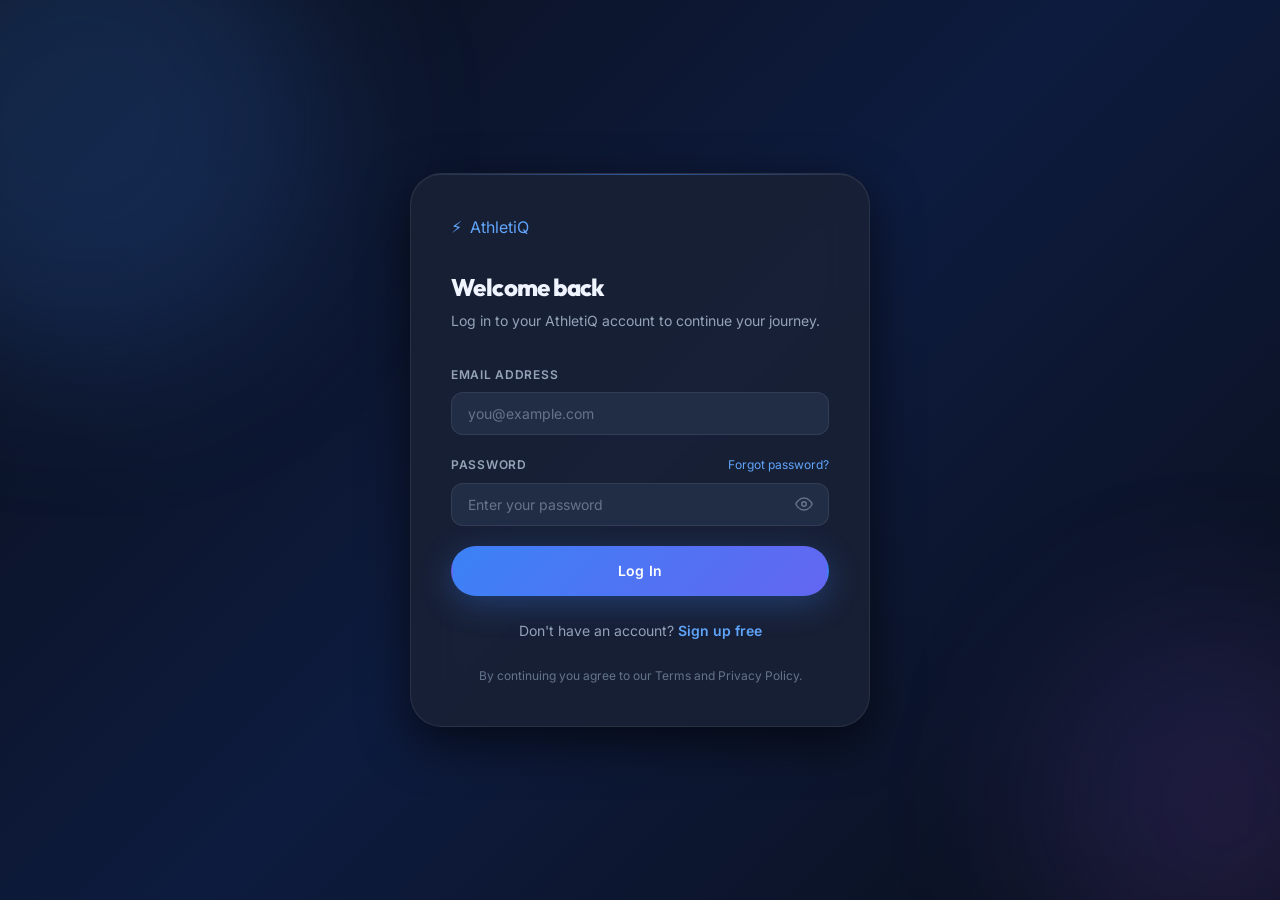
<file: login.html>
<!DOCTYPE html>
<html lang="en">
<head>
  <meta charset="UTF-8" />
  <meta name="viewport" content="width=device-width, initial-scale=1.0" />
  <meta name="description" content="Log in to AthletiQ — the professional Athlete Management System for coaches and athletes." />
  <title>Log In – AthletiQ</title>

  <!-- Favicon -->
  <link rel="icon" href="data:image/svg+xml,<svg xmlns='http://www.w3.org/2000/svg' viewBox='0 0 100 100'><text y='.9em' font-size='90'>⚡</text></svg>" />

  <!-- CSS: Design Tokens → Base → Components → Layout → Responsive -->
  <link rel="stylesheet" href="assets/css/variables.css" />
  <link rel="stylesheet" href="assets/css/base.css" />
  <link rel="stylesheet" href="assets/css/components.css" />
  <link rel="stylesheet" href="assets/css/layout.css" />
  <link rel="stylesheet" href="assets/css/responsive.css" />
</head>

<body>

  <!-- ======================================================
       AUTH PAGE WRAPPER
       ====================================================== -->
  <div class="auth-page">

    <!-- Decorative orbs -->
    <div class="glow-orb orb-blue  auth-orb-1" aria-hidden="true"></div>
    <div class="glow-orb orb-purple auth-orb-2" aria-hidden="true"></div>

    <!-- Login Card -->
    <main class="auth-card" role="main" aria-labelledby="login-heading">

      <!-- Logo -->
      <a href="index.html" class="auth-logo" aria-label="Back to AthletiQ homepage">
        <div class="nav-logo-icon" aria-hidden="true">⚡</div>
        <span class="nav-logo-text">Athleti<span>Q</span></span>
      </a>

      <!-- Heading -->
      <h1 id="login-heading" class="auth-title">Welcome back</h1>
      <p class="auth-sub">Log in to your AthletiQ account to continue your journey.</p>

      <!-- Login Form -->
      <form id="loginForm" novalidate aria-label="Login form">

        <!-- Email -->
        <div class="form-group">
          <label class="form-label" for="email">Email address</label>
          <input
            type="email"
            id="email"
            name="email"
            class="form-input"
            placeholder="you@example.com"
            autocomplete="email"
            required
            aria-required="true"
            aria-describedby="email-error"
          />
          <span id="email-error" class="form-error" role="alert" aria-live="polite">
            ⚠ Please enter a valid email address.
          </span>
        </div>

        <!-- Password -->
        <div class="form-group">
          <div style="display:flex;justify-content:space-between;align-items:center;">
            <label class="form-label" for="password">Password</label>
            <a href="#" class="auth-link-row" style="font-size:var(--text-xs);margin:0;color:var(--clr-primary-light);">Forgot password?</a>
          </div>
          <div class="input-wrapper">
            <input
              type="password"
              id="password"
              name="password"
              class="form-input"
              placeholder="Enter your password"
              autocomplete="current-password"
              required
              aria-required="true"
              aria-describedby="password-error"
            />
            <button type="button" class="eye-btn" id="eyeToggle" aria-label="Show password" aria-pressed="false">
              <!-- Eye icon (show) -->
              <svg id="eyeOpen" xmlns="http://www.w3.org/2000/svg" width="18" height="18" viewBox="0 0 24 24" fill="none" stroke="currentColor" stroke-width="2" stroke-linecap="round" stroke-linejoin="round" aria-hidden="true">
                <path d="M1 12s4-8 11-8 11 8 11 8-4 8-11 8-11-8-11-8z"/>
                <circle cx="12" cy="12" r="3"/>
              </svg>
              <!-- Eye-off icon (hide) -->
              <svg id="eyeClosed" xmlns="http://www.w3.org/2000/svg" width="18" height="18" viewBox="0 0 24 24" fill="none" stroke="currentColor" stroke-width="2" stroke-linecap="round" stroke-linejoin="round" aria-hidden="true" style="display:none;">
                <path d="M17.94 17.94A10.07 10.07 0 0 1 12 20c-7 0-11-8-11-8a18.45 18.45 0 0 1 5.06-5.94M9.9 4.24A9.12 9.12 0 0 1 12 4c7 0 11 8 11 8a18.5 18.5 0 0 1-2.16 3.19m-6.72-1.07a3 3 0 1 1-4.24-4.24"/>
                <line x1="1" y1="1" x2="23" y2="23"/>
              </svg>
            </button>
          </div>
          <span id="password-error" class="form-error" role="alert" aria-live="polite">
            ⚠ Password is required.
          </span>
        </div>

        <!-- Global error -->
        <div id="form-global-error" class="form-error" style="margin-bottom:var(--sp-4);" role="alert" aria-live="assertive">
          ⚠ Invalid email or password. Please try again.
        </div>

        <!-- Submit -->
        <button type="submit" id="loginBtn" class="btn btn-primary btn-block">
          Log In
        </button>

      </form>

      <!-- Sign Up link -->
      <p class="auth-link-row">
        Don't have an account? <a href="signup.html">Sign up free</a>
      </p>

      <!-- Footer note -->
      <p class="auth-footer-note">
        By continuing you agree to our <a href="#" style="color:var(--clr-text-muted);">Terms</a>
        and <a href="#" style="color:var(--clr-text-muted);">Privacy Policy</a>.
      </p>

    </main><!-- /.auth-card -->

  </div><!-- /.auth-page -->


  <!-- ======================================================
       SCRIPTS
       ====================================================== -->
  <script src="assets/js/main.js" defer></script>
  <script>
  'use strict';
  (function initLoginForm() {
    const form        = document.getElementById('loginForm');
    const emailEl     = document.getElementById('email');
    const passwordEl  = document.getElementById('password');
    const emailErr    = document.getElementById('email-error');
    const passwordErr = document.getElementById('password-error');
    const globalErr   = document.getElementById('form-global-error');
    const loginBtn    = document.getElementById('loginBtn');
    const eyeToggle   = document.getElementById('eyeToggle');
    const eyeOpen     = document.getElementById('eyeOpen');
    const eyeClosed   = document.getElementById('eyeClosed');
    if (!form) return;

    /* ── Helpers ── */
    const setError = (el, errEl, show) => {
      el.classList.toggle('error', show);
      errEl.classList.toggle('visible', show);
    };

    const isValidEmail = (v) => /^[^\s@]+@[^\s@]+\.[^\s@]+$/.test(v.trim());

    /* ── Eye toggle ── */
    eyeToggle.addEventListener('click', () => {
      const isHidden = passwordEl.type === 'password';
      passwordEl.type = isHidden ? 'text' : 'password';
      eyeOpen.style.display   = isHidden ? 'none'  : '';
      eyeClosed.style.display = isHidden ? ''      : 'none';
      eyeToggle.setAttribute('aria-label', isHidden ? 'Hide password' : 'Show password');
      eyeToggle.setAttribute('aria-pressed', isHidden ? 'true' : 'false');
    });

    /* ── Live validation on blur ── */
    emailEl.addEventListener('blur', () => {
      setError(emailEl, emailErr, !isValidEmail(emailEl.value));
    });
    passwordEl.addEventListener('blur', () => {
      setError(passwordEl, passwordErr, passwordEl.value.trim() === '');
    });

    /* ── Clear error on input ── */
    emailEl.addEventListener('input', () => {
      if (emailEl.classList.contains('error') && isValidEmail(emailEl.value)) {
        setError(emailEl, emailErr, false);
      }
      globalErr.classList.remove('visible');
    });
    passwordEl.addEventListener('input', () => {
      if (passwordEl.classList.contains('error') && passwordEl.value.trim()) {
        setError(passwordEl, passwordErr, false);
      }
      globalErr.classList.remove('visible');
    });

    /* ── Submit ── */
    form.addEventListener('submit', (e) => {
      e.preventDefault();
      const emailOk    = isValidEmail(emailEl.value);
      const passwordOk = passwordEl.value.trim() !== '';

      setError(emailEl,    emailErr,    !emailOk);
      setError(passwordEl, passwordErr, !passwordOk);

      if (!emailOk || !passwordOk) return;

      /* Simulate loading state */
      loginBtn.classList.add('loading');
      loginBtn.textContent = '';

      setTimeout(() => {
        loginBtn.classList.remove('loading');
        loginBtn.textContent = 'Log In';
        /* Show global error (simulating wrong creds — replace with real API call) */
        globalErr.classList.add('visible');
      }, 1800);
    });
  })();
  </script>

</body>
</html>
</file>
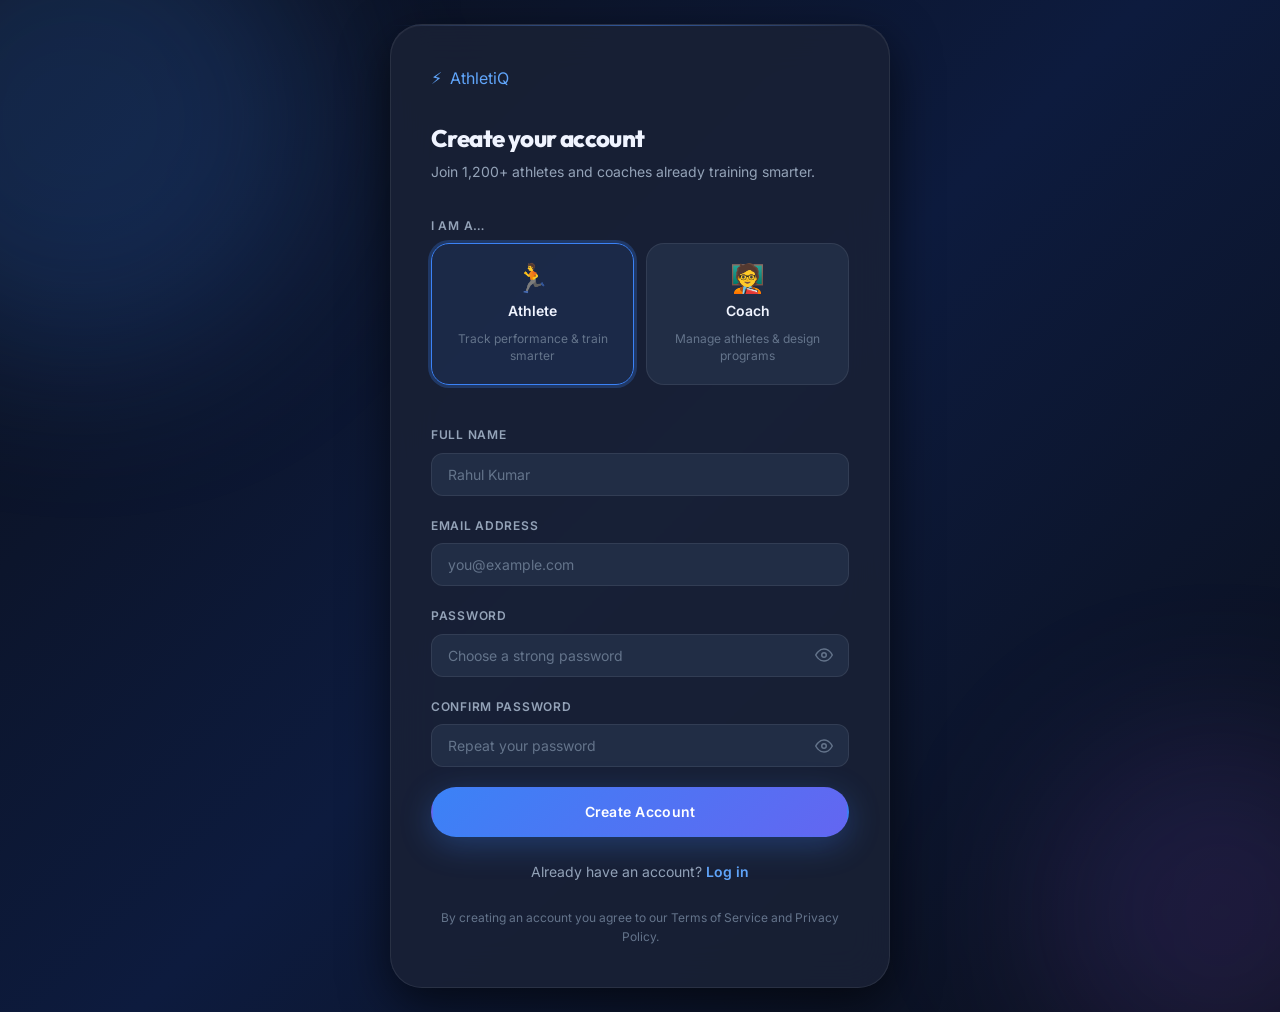
<file: signup.html>
<!DOCTYPE html>
<html lang="en">
<head>
  <meta charset="UTF-8" />
  <meta name="viewport" content="width=device-width, initial-scale=1.0" />
  <meta name="description" content="Create your free AthletiQ account. Join as an Athlete or Coach and start training smarter today." />
  <title>Sign Up – AthletiQ</title>

  <!-- Favicon -->
  <link rel="icon" href="data:image/svg+xml,<svg xmlns='http://www.w3.org/2000/svg' viewBox='0 0 100 100'><text y='.9em' font-size='90'>⚡</text></svg>" />

  <!-- CSS: Design Tokens → Base → Components → Layout → Responsive -->
  <link rel="stylesheet" href="assets/css/variables.css" />
  <link rel="stylesheet" href="assets/css/base.css" />
  <link rel="stylesheet" href="assets/css/components.css" />
  <link rel="stylesheet" href="assets/css/layout.css" />
  <link rel="stylesheet" href="assets/css/responsive.css" />
</head>

<body>

  <!-- ======================================================
       AUTH PAGE WRAPPER
       ====================================================== -->
  <div class="auth-page">

    <!-- Decorative orbs -->
    <div class="glow-orb orb-blue   auth-orb-1" aria-hidden="true"></div>
    <div class="glow-orb orb-purple auth-orb-2" aria-hidden="true"></div>

    <!-- Signup Card -->
    <main class="auth-card" role="main" aria-labelledby="signup-heading" style="max-width:500px;">

      <!-- Logo -->
      <a href="index.html" class="auth-logo" aria-label="Back to AthletiQ homepage">
        <div class="nav-logo-icon" aria-hidden="true">⚡</div>
        <span class="nav-logo-text">Athleti<span>Q</span></span>
      </a>

      <!-- Heading -->
      <h1 id="signup-heading" class="auth-title">Create your account</h1>
      <p class="auth-sub">Join 1,200+ athletes and coaches already training smarter.</p>

      <!-- Signup Form -->
      <form id="signupForm" novalidate aria-label="Sign up form">

        <!-- Role Selector -->
        <div class="form-group">
          <span class="form-label" id="role-label">I am a…</span>
          <div class="role-selector" role="radiogroup" aria-labelledby="role-label">
            <!-- Athlete -->
            <div class="role-card athlete">
              <input
                type="radio"
                name="role"
                id="role-athlete"
                value="athlete"
                checked
                aria-label="Athlete"
              />
              <label class="role-card-label" for="role-athlete">
                <span class="role-card-icon" aria-hidden="true">🏃</span>
                <span class="role-card-name">Athlete</span>
                <span class="role-card-desc">Track performance &amp; train smarter</span>
              </label>
            </div>
            <!-- Coach -->
            <div class="role-card coach">
              <input
                type="radio"
                name="role"
                id="role-coach"
                value="coach"
                aria-label="Coach"
              />
              <label class="role-card-label" for="role-coach">
                <span class="role-card-icon" aria-hidden="true">🧑‍🏫</span>
                <span class="role-card-name">Coach</span>
                <span class="role-card-desc">Manage athletes &amp; design programs</span>
              </label>
            </div>
          </div>
        </div>

        <!-- Full Name -->
        <div class="form-group">
          <label class="form-label" for="fullname">Full name</label>
          <input
            type="text"
            id="fullname"
            name="fullname"
            class="form-input"
            placeholder="Rahul Kumar"
            autocomplete="name"
            required
            aria-required="true"
            aria-describedby="fullname-error"
          />
          <span id="fullname-error" class="form-error" role="alert" aria-live="polite">
            ⚠ Please enter your full name.
          </span>
        </div>

        <!-- Email -->
        <div class="form-group">
          <label class="form-label" for="email">Email address</label>
          <input
            type="email"
            id="email"
            name="email"
            class="form-input"
            placeholder="you@example.com"
            autocomplete="email"
            required
            aria-required="true"
            aria-describedby="email-error"
          />
          <span id="email-error" class="form-error" role="alert" aria-live="polite">
            ⚠ Please enter a valid email address.
          </span>
        </div>

        <!-- Password -->
        <div class="form-group">
          <label class="form-label" for="password">Password</label>
          <div class="input-wrapper">
            <input
              type="password"
              id="password"
              name="password"
              class="form-input"
              placeholder="Choose a strong password"
              autocomplete="new-password"
              required
              aria-required="true"
              aria-describedby="password-error password-strength-label"
            />
            <button type="button" class="eye-btn" id="eyeToggle1" aria-label="Show password" aria-pressed="false">
              <svg id="eyeOpen1" xmlns="http://www.w3.org/2000/svg" width="18" height="18" viewBox="0 0 24 24" fill="none" stroke="currentColor" stroke-width="2" stroke-linecap="round" stroke-linejoin="round" aria-hidden="true">
                <path d="M1 12s4-8 11-8 11 8 11 8-4 8-11 8-11-8-11-8z"/>
                <circle cx="12" cy="12" r="3"/>
              </svg>
              <svg id="eyeClosed1" xmlns="http://www.w3.org/2000/svg" width="18" height="18" viewBox="0 0 24 24" fill="none" stroke="currentColor" stroke-width="2" stroke-linecap="round" stroke-linejoin="round" aria-hidden="true" style="display:none;">
                <path d="M17.94 17.94A10.07 10.07 0 0 1 12 20c-7 0-11-8-11-8a18.45 18.45 0 0 1 5.06-5.94M9.9 4.24A9.12 9.12 0 0 1 12 4c7 0 11 8 11 8a18.5 18.5 0 0 1-2.16 3.19m-6.72-1.07a3 3 0 1 1-4.24-4.24"/>
                <line x1="1" y1="1" x2="23" y2="23"/>
              </svg>
            </button>
          </div>
          <!-- Password strength -->
          <div class="strength-bar-wrap" id="strengthWrap" aria-live="polite">
            <div class="strength-track strength-0" id="strengthTrack">
              <div class="strength-segment"></div>
              <div class="strength-segment"></div>
              <div class="strength-segment"></div>
              <div class="strength-segment"></div>
            </div>
            <div class="strength-label" id="password-strength-label">Strength: <span id="strengthText">—</span></div>
          </div>
          <span id="password-error" class="form-error" role="alert" aria-live="polite">
            ⚠ Password must be at least 8 characters.
          </span>
        </div>

        <!-- Confirm Password -->
        <div class="form-group">
          <label class="form-label" for="confirm-password">Confirm password</label>
          <div class="input-wrapper">
            <input
              type="password"
              id="confirm-password"
              name="confirm-password"
              class="form-input"
              placeholder="Repeat your password"
              autocomplete="new-password"
              required
              aria-required="true"
              aria-describedby="confirm-error"
            />
            <button type="button" class="eye-btn" id="eyeToggle2" aria-label="Show password" aria-pressed="false">
              <svg id="eyeOpen2" xmlns="http://www.w3.org/2000/svg" width="18" height="18" viewBox="0 0 24 24" fill="none" stroke="currentColor" stroke-width="2" stroke-linecap="round" stroke-linejoin="round" aria-hidden="true">
                <path d="M1 12s4-8 11-8 11 8 11 8-4 8-11 8-11-8-11-8z"/>
                <circle cx="12" cy="12" r="3"/>
              </svg>
              <svg id="eyeClosed2" xmlns="http://www.w3.org/2000/svg" width="18" height="18" viewBox="0 0 24 24" fill="none" stroke="currentColor" stroke-width="2" stroke-linecap="round" stroke-linejoin="round" aria-hidden="true" style="display:none;">
                <path d="M17.94 17.94A10.07 10.07 0 0 1 12 20c-7 0-11-8-11-8a18.45 18.45 0 0 1 5.06-5.94M9.9 4.24A9.12 9.12 0 0 1 12 4c7 0 11 8 11 8a18.5 18.5 0 0 1-2.16 3.19m-6.72-1.07a3 3 0 1 1-4.24-4.24"/>
                <line x1="1" y1="1" x2="23" y2="23"/>
              </svg>
            </button>
          </div>
          <span id="confirm-error" class="form-error" role="alert" aria-live="polite">
            ⚠ Passwords do not match.
          </span>
        </div>

        <!-- Submit -->
        <button type="submit" id="signupBtn" class="btn btn-primary btn-block">
          Create Account
        </button>

      </form>

      <!-- Log in link -->
      <p class="auth-link-row">
        Already have an account? <a href="login.html">Log in</a>
      </p>

      <!-- Footer note -->
      <p class="auth-footer-note">
        By creating an account you agree to our
        <a href="#" style="color:var(--clr-text-muted);">Terms of Service</a>
        and <a href="#" style="color:var(--clr-text-muted);">Privacy Policy</a>.
      </p>

    </main><!-- /.auth-card -->

  </div><!-- /.auth-page -->


  <!-- ======================================================
       SCRIPTS
       ====================================================== -->
  <script src="assets/js/main.js" defer></script>
  <script>
  'use strict';
  (function initSignupForm() {
    const form         = document.getElementById('signupForm');
    const fullnameEl   = document.getElementById('fullname');
    const emailEl      = document.getElementById('email');
    const passwordEl   = document.getElementById('password');
    const confirmEl    = document.getElementById('confirm-password');
    const signupBtn    = document.getElementById('signupBtn');
    const strengthWrap = document.getElementById('strengthWrap');
    const strengthTrack= document.getElementById('strengthTrack');
    const strengthText = document.getElementById('strengthText');
    if (!form) return;

    /* ── Helpers ── */
    const setError = (el, errEl, show) => {
      el.classList.toggle('error', show);
      const errNode = document.getElementById(errEl);
      if (errNode) errNode.classList.toggle('visible', show);
    };
    const isValidEmail = (v) => /^[^\s@]+@[^\s@]+\.[^\s@]+$/.test(v.trim());

    /* ── Eye toggles ── */
    function makeEyeToggle(btnId, inputEl, openId, closedId) {
      const btn    = document.getElementById(btnId);
      const eyeO   = document.getElementById(openId);
      const eyeC   = document.getElementById(closedId);
      if (!btn) return;
      btn.addEventListener('click', () => {
        const hidden = inputEl.type === 'password';
        inputEl.type = hidden ? 'text' : 'password';
        eyeO.style.display = hidden ? 'none' : '';
        eyeC.style.display = hidden ? ''     : 'none';
        btn.setAttribute('aria-label',   hidden ? 'Hide password' : 'Show password');
        btn.setAttribute('aria-pressed',  hidden ? 'true'         : 'false');
      });
    }
    makeEyeToggle('eyeToggle1', passwordEl, 'eyeOpen1', 'eyeClosed1');
    makeEyeToggle('eyeToggle2', confirmEl,  'eyeOpen2', 'eyeClosed2');

    /* ── Password strength ── */
    const STRENGTH_LABELS = ['', 'Weak', 'Fair', 'Good', 'Strong'];
    function getStrength(pw) {
      let score = 0;
      if (pw.length >= 8)                   score++;
      if (/[A-Z]/.test(pw))                 score++;
      if (/[0-9]/.test(pw))                 score++;
      if (/[^A-Za-z0-9]/.test(pw))          score++;
      return score;
    }

    passwordEl.addEventListener('input', () => {
      const pw = passwordEl.value;
      if (!pw) {
        strengthWrap.classList.remove('visible');
        return;
      }
      strengthWrap.classList.add('visible');
      const score = getStrength(pw);
      // Remove previous strength classes
      strengthTrack.className = 'strength-track strength-' + score;
      strengthText.textContent = STRENGTH_LABELS[score] || '—';

      // Also clear confirm error when password changes
      if (confirmEl.value) {
        setError(confirmEl, 'confirm-error', pw !== confirmEl.value);
      }
    });

    /* ── Live validation on blur ── */
    fullnameEl.addEventListener('blur', () => {
      setError(fullnameEl, 'fullname-error', fullnameEl.value.trim() === '');
    });
    emailEl.addEventListener('blur', () => {
      setError(emailEl, 'email-error', !isValidEmail(emailEl.value));
    });
    passwordEl.addEventListener('blur', () => {
      setError(passwordEl, 'password-error', passwordEl.value.length < 8);
    });
    confirmEl.addEventListener('blur', () => {
      setError(confirmEl, 'confirm-error', confirmEl.value !== passwordEl.value);
    });

    /* ── Clear errors on input ── */
    fullnameEl.addEventListener('input', () => {
      if (fullnameEl.value.trim()) setError(fullnameEl, 'fullname-error', false);
    });
    emailEl.addEventListener('input', () => {
      if (isValidEmail(emailEl.value)) setError(emailEl, 'email-error', false);
    });
    confirmEl.addEventListener('input', () => {
      if (confirmEl.value === passwordEl.value) setError(confirmEl, 'confirm-error', false);
    });

    /* ── Submit ── */
    form.addEventListener('submit', (e) => {
      e.preventDefault();
      const nameOk    = fullnameEl.value.trim() !== '';
      const emailOk   = isValidEmail(emailEl.value);
      const passOk    = passwordEl.value.length >= 8;
      const confirmOk = confirmEl.value === passwordEl.value;

      setError(fullnameEl, 'fullname-error', !nameOk);
      setError(emailEl,    'email-error',    !emailOk);
      setError(passwordEl, 'password-error', !passOk);
      setError(confirmEl,  'confirm-error',  !confirmOk);

      if (!nameOk || !emailOk || !passOk || !confirmOk) return;

      /* Simulate loading */
      signupBtn.classList.add('loading');
      signupBtn.textContent = '';
      setTimeout(() => {
        signupBtn.classList.remove('loading');
        signupBtn.textContent = 'Create Account';
        /* In a real app, redirect or show success message here */
        signupBtn.textContent = '✓ Account Created!';
        signupBtn.style.background = 'var(--clr-success)';
        signupBtn.style.boxShadow  = '0 8px 32px rgba(16,185,129,0.4)';
        signupBtn.disabled = true;
      }, 1800);
    });
  })();
  </script>

</body>
</html>
</file>
<file: assets/css/variables.css>
/* ============================================================
   DESIGN TOKENS  –  Athlete Management System
   All visual constants live here.  Import first in every CSS file.
   ============================================================ */

:root {

  /* ── Colour Palette ───────────────────────────────────────── */
  --clr-bg-dark:        #0b0f1a;   /* page background              */
  --clr-bg-mid:         #111827;   /* cards, sections              */
  --clr-bg-surface:     #1a2235;   /* elevated surfaces            */
  --clr-bg-surface2:    #212d45;   /* input / panel backgrounds    */

  --clr-primary:        #3b82f6;   /* electric blue                */
  --clr-primary-light:  #60a5fa;
  --clr-primary-dark:   #2563eb;
  --clr-primary-glow:   rgba(59, 130, 246, 0.25);

  --clr-accent:         #f59e0b;   /* gold accent                  */
  --clr-accent-light:   #fbbf24;

  --clr-success:        #10b981;
  --clr-warning:        #f59e0b;
  --clr-danger:         #ef4444;

  --clr-text-primary:   #f0f4ff;
  --clr-text-secondary: #94a3b8;
  --clr-text-muted:     #64748b;
  --clr-border:         rgba(255, 255, 255, 0.08);
  --clr-border-bright:  rgba(59, 130, 246, 0.35);

  /* ── Gradients ────────────────────────────────────────────── */
  --grad-hero:   linear-gradient(135deg, #0b0f1a 0%, #0d1b3e 50%, #0b0f1a 100%);
  --grad-blue:   linear-gradient(135deg, #3b82f6, #6366f1);
  --grad-gold:   linear-gradient(135deg, #f59e0b, #ef4444);
  --grad-card:   linear-gradient(145deg, #1a2235, #212d45);

  /* ── Typography ──────────────────────────────────────────── */
  --font-sans:   'Inter', 'Segoe UI', system-ui, sans-serif;
  --font-display:'Outfit', 'Inter', sans-serif;
  --font-mono:   'JetBrains Mono', 'Fira Code', monospace;

  --text-xs:    0.75rem;
  --text-sm:    0.875rem;
  --text-base:  1rem;
  --text-lg:    1.125rem;
  --text-xl:    1.25rem;
  --text-2xl:   1.5rem;
  --text-3xl:   1.875rem;
  --text-4xl:   2.25rem;
  --text-5xl:   3rem;
  --text-6xl:   3.75rem;

  --fw-regular: 400;
  --fw-medium:  500;
  --fw-semibold:600;
  --fw-bold:    700;
  --fw-extrabold:800;

  --lh-tight:   1.25;
  --lh-snug:    1.375;
  --lh-normal:  1.5;
  --lh-relaxed: 1.625;

  /* ── Spacing ─────────────────────────────────────────────── */
  --sp-1:  0.25rem;
  --sp-2:  0.5rem;
  --sp-3:  0.75rem;
  --sp-4:  1rem;
  --sp-5:  1.25rem;
  --sp-6:  1.5rem;
  --sp-8:  2rem;
  --sp-10: 2.5rem;
  --sp-12: 3rem;
  --sp-16: 4rem;
  --sp-20: 5rem;
  --sp-24: 6rem;
  --sp-32: 8rem;

  /* ── Border Radius ───────────────────────────────────────── */
  --radius-sm:   6px;
  --radius-md:   12px;
  --radius-lg:   18px;
  --radius-xl:   24px;
  --radius-2xl:  32px;
  --radius-full: 9999px;

  /* ── Shadows ─────────────────────────────────────────────── */
  --shadow-sm:  0 1px 3px rgba(0,0,0,0.4);
  --shadow-md:  0 4px 16px rgba(0,0,0,0.5);
  --shadow-lg:  0 8px 32px rgba(0,0,0,0.55);
  --shadow-xl:  0 16px 48px rgba(0,0,0,0.6);
  --shadow-blue:0 8px 32px rgba(59,130,246,0.3);
  --shadow-gold:0 8px 32px rgba(245,158,11,0.3);

  /* ── Transitions ─────────────────────────────────────────── */
  --ease-out:  cubic-bezier(0.16, 1, 0.3, 1);
  --ease-in:   cubic-bezier(0.4, 0, 1, 1);
  --ease-std:  cubic-bezier(0.4, 0, 0.2, 1);

  --dur-fast:   150ms;
  --dur-normal: 250ms;
  --dur-slow:   400ms;
  --dur-slower: 600ms;

  /* ── Layout ──────────────────────────────────────────────── */
  --container-max: 1200px;
  --nav-height:    72px;

  /* ── Z-Index ─────────────────────────────────────────────── */
  --z-base:    1;
  --z-raised:  10;
  --z-floating:100;
  --z-overlay: 200;
  --z-modal:   300;
  --z-nav:     400;
}
</file>
<file: assets/css/base.css>
/* ============================================================
   BASE  –  Reset + Global Styles
   Athlete Management System
   ============================================================ */

@import url('https://fonts.googleapis.com/css2?family=Inter:wght@300;400;500;600;700;800&family=Outfit:wght@400;500;600;700;800&family=JetBrains+Mono:wght@400;500&display=swap');

/* ── Modern Reset ────────────────────────────────────────── */
*, *::before, *::after {
  box-sizing: border-box;
  margin: 0;
  padding: 0;
}

html {
  scroll-behavior: smooth;
  font-size: 16px;
  -webkit-text-size-adjust: 100%;
  text-size-adjust: 100%;
}

body {
  font-family: var(--font-sans);
  font-size: var(--text-base);
  font-weight: var(--fw-regular);
  line-height: var(--lh-relaxed);
  color: var(--clr-text-primary);
  background-color: var(--clr-bg-dark);
  -webkit-font-smoothing: antialiased;
  -moz-osx-font-smoothing: grayscale;
  overflow-x: hidden;
}

/* ── Typography Scale ────────────────────────────────────── */
h1, h2, h3, h4, h5, h6 {
  font-family: var(--font-display);
  font-weight: var(--fw-bold);
  line-height: var(--lh-tight);
  color: var(--clr-text-primary);
  letter-spacing: -0.025em;
}

h1 { font-size: clamp(2.5rem, 5vw, var(--text-6xl)); }
h2 { font-size: clamp(1.875rem, 3.5vw, var(--text-4xl)); }
h3 { font-size: clamp(1.5rem, 2.5vw, var(--text-3xl)); }
h4 { font-size: var(--text-2xl); }
h5 { font-size: var(--text-xl); }
h6 { font-size: var(--text-lg); }

p {
  color: var(--clr-text-secondary);
  line-height: var(--lh-relaxed);
}

a {
  color: var(--clr-primary-light);
  text-decoration: none;
  transition: color var(--dur-fast) var(--ease-std);
}

a:hover {
  color: var(--clr-accent-light);
}

img, video, svg {
  display: block;
  max-width: 100%;
}

ul, ol {
  list-style: none;
}

button {
  cursor: pointer;
  border: none;
  background: none;
  font-family: inherit;
}

input, textarea, select {
  font-family: inherit;
  font-size: inherit;
}

/* ── Selection ───────────────────────────────────────────── */
::selection {
  background: var(--clr-primary);
  color: #fff;
}

/* ── Scrollbar ───────────────────────────────────────────── */
::-webkit-scrollbar {
  width: 6px;
  height: 6px;
}

::-webkit-scrollbar-track {
  background: var(--clr-bg-mid);
}

::-webkit-scrollbar-thumb {
  background: var(--clr-bg-surface2);
  border-radius: var(--radius-full);
}

::-webkit-scrollbar-thumb:hover {
  background: var(--clr-primary);
}

/* ── Focus Visible ───────────────────────────────────────── */
:focus-visible {
  outline: 2px solid var(--clr-primary);
  outline-offset: 3px;
  border-radius: var(--radius-sm);
}

/* ── Utility: visually hidden ─────────────────────────────── */
.sr-only {
  position: absolute;
  width: 1px;
  height: 1px;
  padding: 0;
  margin: -1px;
  overflow: hidden;
  clip: rect(0,0,0,0);
  white-space: nowrap;
  border: 0;
}

/* ── Animation: entrance fade-up ─────────────────────────── */
.fade-up {
  opacity: 0;
  transform: translateY(30px);
  transition: opacity var(--dur-slower) var(--ease-out),
              transform var(--dur-slower) var(--ease-out);
}

.fade-up.visible {
  opacity: 1;
  transform: translateY(0);
}

/* staggered delay helpers */
.delay-1 { transition-delay: 100ms; }
.delay-2 { transition-delay: 200ms; }
.delay-3 { transition-delay: 300ms; }
.delay-4 { transition-delay: 400ms; }
.delay-5 { transition-delay: 500ms; }
</file>
<file: assets/css/components.css>
/* ============================================================
   COMPONENTS  –  Reusable UI Atoms & Molecules
   Athlete Management System
   ============================================================ */

/* ─────────────────────────────────────────────────────────── 
   BUTTONS
   ─────────────────────────────────────────────────────────── */
.btn {
  display: inline-flex;
  align-items: center;
  justify-content: center;
  gap: var(--sp-2);
  padding: 0.75rem 1.75rem;
  font-family: var(--font-sans);
  font-size: var(--text-sm);
  font-weight: var(--fw-semibold);
  letter-spacing: 0.01em;
  border-radius: var(--radius-full);
  border: 2px solid transparent;
  cursor: pointer;
  transition:
    background var(--dur-normal) var(--ease-std),
    color var(--dur-normal) var(--ease-std),
    border-color var(--dur-normal) var(--ease-std),
    transform var(--dur-fast) var(--ease-std),
    box-shadow var(--dur-normal) var(--ease-std);
  white-space: nowrap;
  user-select: none;
  position: relative;
  overflow: hidden;
}

.btn::after {
  content: '';
  position: absolute;
  inset: 0;
  background: rgba(255,255,255,0.08);
  opacity: 0;
  transition: opacity var(--dur-fast) var(--ease-std);
}

.btn:hover::after  { opacity: 1; }
.btn:active        { transform: scale(0.97); }

/* Primary */
.btn-primary {
  background: var(--grad-blue);
  color: #fff;
  box-shadow: var(--shadow-blue);
}

.btn-primary:hover {
  box-shadow: 0 12px 40px rgba(59,130,246,0.45);
  transform: translateY(-2px);
}

/* Outline / Ghost */
.btn-outline {
  background: transparent;
  color: var(--clr-text-primary);
  border-color: var(--clr-border-bright);
  backdrop-filter: blur(8px);
}

.btn-outline:hover {
  border-color: var(--clr-primary);
  color: var(--clr-primary-light);
  transform: translateY(-2px);
}

/* Accent / Gold */
.btn-accent {
  background: var(--grad-gold);
  color: #fff;
  box-shadow: var(--shadow-gold);
}

.btn-accent:hover {
  box-shadow: 0 12px 40px rgba(245,158,11,0.45);
  transform: translateY(-2px);
}

/* Sizes */
.btn-sm { padding: 0.5rem 1.25rem; font-size: var(--text-xs); }
.btn-lg { padding: 1rem 2.25rem;   font-size: var(--text-base); }

/* Icon button */
.btn-icon {
  padding: 0.625rem;
  border-radius: var(--radius-md);
}

/* ─────────────────────────────────────────────────────────── 
   CARDS
   ─────────────────────────────────────────────────────────── */
.card {
  background: var(--grad-card);
  border: 1px solid var(--clr-border);
  border-radius: var(--radius-xl);
  padding: var(--sp-8);
  transition:
    transform var(--dur-normal) var(--ease-out),
    box-shadow var(--dur-normal) var(--ease-out),
    border-color var(--dur-normal) var(--ease-std);
  position: relative;
  overflow: hidden;
}

.card::before {
  content: '';
  position: absolute;
  top: 0; left: 0; right: 0;
  height: 1px;
  background: linear-gradient(90deg, transparent, rgba(255,255,255,0.12), transparent);
}

.card:hover {
  transform: translateY(-6px);
  box-shadow: var(--shadow-lg);
  border-color: var(--clr-border-bright);
}

/* ─────────────────────────────────────────────────────────── 
   ICON CIRCLE (feature icons)
   ─────────────────────────────────────────────────────────── */
.icon-circle {
  width: 56px;
  height: 56px;
  border-radius: var(--radius-lg);
  display: flex;
  align-items: center;
  justify-content: center;
  font-size: 1.5rem;
  margin-bottom: var(--sp-5);
  transition: transform var(--dur-normal) var(--ease-out);
}

.card:hover .icon-circle {
  transform: scale(1.1) rotate(-5deg);
}

.icon-circle-blue   { background: rgba(59,130,246,0.18);  }
.icon-circle-gold   { background: rgba(245,158,11,0.18);  }
.icon-circle-green  { background: rgba(16,185,129,0.18);  }
.icon-circle-purple { background: rgba(139,92,246,0.18);  }

/* ─────────────────────────────────────────────────────────── 
   BADGES & CHIPS
   ─────────────────────────────────────────────────────────── */
.badge {
  display: inline-flex;
  align-items: center;
  gap: var(--sp-1);
  padding: 0.25rem 0.75rem;
  border-radius: var(--radius-full);
  font-size: var(--text-xs);
  font-weight: var(--fw-semibold);
  letter-spacing: 0.04em;
  text-transform: uppercase;
}

.badge-blue   { background: rgba(59,130,246,0.18); color: var(--clr-primary-light); }
.badge-gold   { background: rgba(245,158,11,0.18); color: var(--clr-accent-light);  }
.badge-green  { background: rgba(16,185,129,0.18); color: #34d399;                  }
.badge-dot::before {
  content: '';
  width: 6px; height: 6px;
  border-radius: 50%;
  background: currentColor;
  display: inline-block;
}

/* ─────────────────────────────────────────────────────────── 
   SECTION TITLES
   ─────────────────────────────────────────────────────────── */
.section-tag {
  display: inline-block;
  font-size: var(--text-xs);
  font-weight: var(--fw-semibold);
  letter-spacing: 0.1em;
  text-transform: uppercase;
  color: var(--clr-primary-light);
  margin-bottom: var(--sp-4);
}

.section-title {
  font-family: var(--font-display);
  font-size: clamp(1.75rem, 3vw, 2.5rem);
  font-weight: var(--fw-extrabold);
  letter-spacing: -0.03em;
  line-height: var(--lh-tight);
  margin-bottom: var(--sp-4);
}

.section-subtitle {
  font-size: var(--text-lg);
  color: var(--clr-text-secondary);
  max-width: 560px;
  line-height: var(--lh-relaxed);
}

.section-header {
  text-align: center;
  margin-bottom: var(--sp-16);
}

.section-header .section-subtitle {
  margin: 0 auto;
}

/* Text gradient */
.text-gradient {
  background: var(--grad-blue);
  -webkit-background-clip: text;
  -webkit-text-fill-color: transparent;
  background-clip: text;
}

.text-gradient-gold {
  background: var(--grad-gold);
  -webkit-background-clip: text;
  -webkit-text-fill-color: transparent;
  background-clip: text;
}

/* ─────────────────────────────────────────────────────────── 
   DIVIDER
   ─────────────────────────────────────────────────────────── */
.divider {
  height: 1px;
  background: linear-gradient(90deg, transparent, var(--clr-border), transparent);
  border: none;
  margin: var(--sp-16) 0;
}

/* ─────────────────────────────────────────────────────────── 
   STAT CARD (dashboard preview)
   ─────────────────────────────────────────────────────────── */
.stat-card {
  background: var(--clr-bg-surface2);
  border: 1px solid var(--clr-border);
  border-radius: var(--radius-lg);
  padding: var(--sp-5) var(--sp-6);
}

.stat-card-label {
  font-size: var(--text-xs);
  color: var(--clr-text-muted);
  font-weight: var(--fw-medium);
  text-transform: uppercase;
  letter-spacing: 0.06em;
  margin-bottom: var(--sp-2);
}

.stat-card-value {
  font-size: var(--text-3xl);
  font-weight: var(--fw-extrabold);
  color: var(--clr-text-primary);
  font-family: var(--font-display);
  line-height: 1;
}

.stat-card-change {
  font-size: var(--text-xs);
  font-weight: var(--fw-medium);
  margin-top: var(--sp-2);
  display: inline-flex;
  align-items: center;
  gap: 4px;
}

.stat-card-change.up   { color: var(--clr-success); }
.stat-card-change.down { color: var(--clr-danger);  }

/* ─────────────────────────────────────────────────────────── 
   AVATAR
   ─────────────────────────────────────────────────────────── */
.avatar {
  width: 36px;
  height: 36px;
  border-radius: 50%;
  background: var(--grad-blue);
  display: flex;
  align-items: center;
  justify-content: center;
  font-size: var(--text-sm);
  font-weight: var(--fw-bold);
  color: #fff;
  flex-shrink: 0;
}

/* ─────────────────────────────────────────────────────────── 
   PROGRESS BAR
   ─────────────────────────────────────────────────────────── */
.progress-track {
  height: 6px;
  background: var(--clr-bg-dark);
  border-radius: var(--radius-full);
  overflow: hidden;
  margin-top: var(--sp-2);
}

.progress-fill {
  height: 100%;
  border-radius: var(--radius-full);
  background: var(--grad-blue);
  transition: width 1s var(--ease-out);
}

/* ─────────────────────────────────────────────────────────── 
   GLOW ORBS (decorative background)
   ─────────────────────────────────────────────────────────── */
.glow-orb {
  position: absolute;
  border-radius: 50%;
  filter: blur(80px);
  pointer-events: none;
  z-index: 0;
}

.orb-blue  { background: rgba(59,130,246,0.20); }
.orb-gold  { background: rgba(245,158,11,0.12); }
.orb-purple{ background: rgba(139,92,246,0.14); }

/* ─────────────────────────────────────────────────────────── 
   AUTH PAGES  –  login.html / signup.html
   ─────────────────────────────────────────────────────────── */

/* Page wrapper – centers card vertically */
.auth-page {
  min-height: 100vh;
  display: flex;
  align-items: center;
  justify-content: center;
  background: var(--grad-hero);
  padding: var(--sp-6) var(--sp-4);
  position: relative;
  overflow: hidden;
}

/* Decorative orbs for auth pages */
.auth-orb-1 {
  width: 480px; height: 480px;
  top: -120px; left: -160px;
}
.auth-orb-2 {
  width: 360px; height: 360px;
  bottom: -80px; right: -120px;
}

/* Glass card */
.auth-card {
  position: relative;
  z-index: var(--z-raised);
  width: 100%;
  max-width: 460px;
  background: rgba(26, 34, 53, 0.85);
  border: 1px solid var(--clr-border);
  border-radius: var(--radius-2xl);
  padding: var(--sp-10) var(--sp-10);
  backdrop-filter: blur(20px);
  box-shadow: var(--shadow-xl), inset 0 1px 0 rgba(255,255,255,0.06);
  animation: authCardIn 0.55s var(--ease-out) both;
}

@keyframes authCardIn {
  from { opacity: 0; transform: translateY(24px) scale(0.98); }
  to   { opacity: 1; transform: translateY(0)   scale(1);    }
}

/* Top shimmer line */
.auth-card::before {
  content: '';
  position: absolute;
  top: 0; left: 0; right: 0;
  height: 1px;
  border-radius: var(--radius-2xl) var(--radius-2xl) 0 0;
  background: linear-gradient(90deg, transparent, rgba(59,130,246,0.5), transparent);
}

/* Logo row */
.auth-logo {
  display: flex;
  align-items: center;
  gap: var(--sp-2);
  margin-bottom: var(--sp-8);
  text-decoration: none;
}

/* Heading */
.auth-title {
  font-family: var(--font-display);
  font-size: var(--text-2xl);
  font-weight: var(--fw-extrabold);
  color: var(--clr-text-primary);
  letter-spacing: -0.025em;
  margin-bottom: var(--sp-2);
}

.auth-sub {
  font-size: var(--text-sm);
  color: var(--clr-text-secondary);
  margin-bottom: var(--sp-8);
  line-height: var(--lh-relaxed);
}

/* Form group */
.form-group {
  display: flex;
  flex-direction: column;
  gap: var(--sp-2);
  margin-bottom: var(--sp-5);
}

.form-label {
  font-size: var(--text-xs);
  font-weight: var(--fw-semibold);
  color: var(--clr-text-secondary);
  letter-spacing: 0.06em;
  text-transform: uppercase;
}

/* Input wrapper (for eye toggle) */
.input-wrapper {
  position: relative;
  display: flex;
  align-items: center;
}

.form-input {
  width: 100%;
  background: var(--clr-bg-surface2);
  border: 1px solid var(--clr-border);
  border-radius: var(--radius-md);
  padding: 0.75rem 1rem;
  font-family: var(--font-sans);
  font-size: var(--text-sm);
  color: var(--clr-text-primary);
  transition:
    border-color var(--dur-normal) var(--ease-std),
    box-shadow   var(--dur-normal) var(--ease-std),
    background   var(--dur-normal) var(--ease-std);
  outline: none;
}

.form-input::placeholder { color: var(--clr-text-muted); }

.form-input:hover {
  border-color: rgba(59,130,246,0.25);
}

.form-input:focus {
  border-color: var(--clr-primary);
  background: var(--clr-bg-surface);
  box-shadow: 0 0 0 3px var(--clr-primary-glow);
}

.form-input.error {
  border-color: var(--clr-danger);
  box-shadow: 0 0 0 3px rgba(239,68,68,0.2);
}

/* Password eye toggle */
.eye-btn {
  position: absolute;
  right: var(--sp-3);
  background: none;
  border: none;
  cursor: pointer;
  color: var(--clr-text-muted);
  font-size: 1.1rem;
  line-height: 1;
  padding: var(--sp-1);
  transition: color var(--dur-fast) var(--ease-std);
  display: flex;
  align-items: center;
}

.eye-btn:hover { color: var(--clr-text-primary); }

/* Input with eye toggle gets right padding */
.input-wrapper .form-input { padding-right: 2.75rem; }

/* Inline error message */
.form-error {
  font-size: var(--text-xs);
  color: var(--clr-danger);
  display: none;
  align-items: center;
  gap: var(--sp-1);
  margin-top: calc(-1 * var(--sp-1));
}
.form-error.visible { display: flex; }

/* Submit button (full width override) */
.btn-block {
  width: 100%;
  justify-content: center;
  padding-top: 0.9rem;
  padding-bottom: 0.9rem;
  font-size: var(--text-sm);
  letter-spacing: 0.02em;
}

/* Loading spinner state */
.btn-block.loading {
  pointer-events: none;
  opacity: 0.75;
}

.btn-block.loading::before {
  content: '';
  width: 16px; height: 16px;
  border: 2px solid rgba(255,255,255,0.35);
  border-top-color: #fff;
  border-radius: 50%;
  animation: spin 0.6s linear infinite;
  margin-right: var(--sp-2);
}

@keyframes spin { to { transform: rotate(360deg); } }

/* Divider with text */
.auth-divider {
  display: flex;
  align-items: center;
  gap: var(--sp-3);
  margin: var(--sp-6) 0;
  color: var(--clr-text-muted);
  font-size: var(--text-xs);
}
.auth-divider::before,
.auth-divider::after {
  content: '';
  flex: 1;
  height: 1px;
  background: var(--clr-border);
}

/* Link text */
.auth-link-row {
  text-align: center;
  font-size: var(--text-sm);
  color: var(--clr-text-secondary);
  margin-top: var(--sp-6);
}
.auth-link-row a {
  color: var(--clr-primary-light);
  font-weight: var(--fw-semibold);
  text-decoration: none;
  transition: color var(--dur-fast) var(--ease-std);
}
.auth-link-row a:hover { color: #fff; }

/* ── Password Strength Indicator ─── */
.strength-bar-wrap {
  margin-top: var(--sp-2);
  display: none;
}
.strength-bar-wrap.visible { display: block; }

.strength-track {
  display: flex;
  gap: 4px;
  height: 4px;
}
.strength-segment {
  flex: 1;
  border-radius: var(--radius-full);
  background: var(--clr-bg-surface2);
  border: 1px solid var(--clr-border);
  transition: background var(--dur-normal) var(--ease-std);
}

.strength-label {
  font-size: var(--text-xs);
  color: var(--clr-text-muted);
  margin-top: var(--sp-1);
}

/* strength levels */
.strength-0 .strength-segment                    { background: var(--clr-bg-surface2); }
.strength-1 .strength-segment:nth-child(-n+1)    { background: var(--clr-danger); }
.strength-2 .strength-segment:nth-child(-n+2)    { background: var(--clr-warning); }
.strength-3 .strength-segment:nth-child(-n+3)    { background: #22c55e; }
.strength-4 .strength-segment:nth-child(-n+4)    { background: var(--clr-success); }

/* ── Role Selector Cards (signup) ─── */
.role-selector {
  display: grid;
  grid-template-columns: 1fr 1fr;
  gap: var(--sp-3);
  margin-bottom: var(--sp-5);
}

.role-card {
  position: relative;
}

.role-card input[type="radio"] {
  position: absolute;
  opacity: 0;
  width: 0;
  height: 0;
}

.role-card-label {
  display: flex;
  flex-direction: column;
  align-items: center;
  justify-content: center;
  gap: var(--sp-2);
  padding: var(--sp-5) var(--sp-3);
  background: var(--clr-bg-surface2);
  border: 1.5px solid var(--clr-border);
  border-radius: var(--radius-lg);
  cursor: pointer;
  transition:
    border-color var(--dur-normal) var(--ease-std),
    background   var(--dur-normal) var(--ease-std),
    box-shadow   var(--dur-normal) var(--ease-std);
  text-align: center;
}

.role-card-label:hover {
  border-color: rgba(59,130,246,0.4);
  background: var(--clr-bg-surface);
}

.role-card input[type="radio"]:checked + .role-card-label {
  border-color: var(--clr-primary);
  background: rgba(59,130,246,0.1);
  box-shadow: 0 0 0 3px var(--clr-primary-glow);
}

.role-card-icon {
  font-size: 1.75rem;
  line-height: 1;
}

.role-card-name {
  font-size: var(--text-sm);
  font-weight: var(--fw-semibold);
  color: var(--clr-text-primary);
}

.role-card-desc {
  font-size: var(--text-xs);
  color: var(--clr-text-muted);
  line-height: var(--lh-snug);
}

/* Coach variant – gold tint when selected */
.role-card.coach input[type="radio"]:checked + .role-card-label {
  border-color: var(--clr-accent);
  background: rgba(245,158,11,0.1);
  box-shadow: 0 0 0 3px rgba(245,158,11,0.2);
}

/* ── Auth footer note ─── */
.auth-footer-note {
  text-align: center;
  font-size: var(--text-xs);
  color: var(--clr-text-muted);
  margin-top: var(--sp-6);
  line-height: var(--lh-relaxed);
}

/* ============================================================
   DASHBOARD LAYOUT  –  Sidebar + Topbar + Content
   ============================================================ */

/* ── Wrapper ─────────────────────────────────────────────── */
.dash-wrapper {
  display: flex;
  min-height: 100vh;
  background: var(--clr-bg-dark);
}

/* ── Sidebar ──────────────────────────────────────────────── */
.dash-sidebar {
  width: 260px;
  min-height: 100vh;
  background: var(--clr-bg-mid);
  border-right: 1px solid var(--clr-border);
  display: flex;
  flex-direction: column;
  position: fixed;
  top: 0;
  left: 0;
  bottom: 0;
  z-index: var(--z-nav);
  transition: transform var(--dur-normal) var(--ease-out);
  overflow-y: auto;
}

.dash-sidebar::-webkit-scrollbar { width: 4px; }

.sidebar-logo {
  display: flex;
  align-items: center;
  gap: var(--sp-3);
  padding: var(--sp-6) var(--sp-6);
  border-bottom: 1px solid var(--clr-border);
  text-decoration: none;
  flex-shrink: 0;
}

.sidebar-logo-icon {
  width: 38px;
  height: 38px;
  border-radius: var(--radius-md);
  background: var(--grad-blue);
  display: flex;
  align-items: center;
  justify-content: center;
  font-size: 1.2rem;
  box-shadow: var(--shadow-blue);
  flex-shrink: 0;
}

.sidebar-logo-text {
  font-family: var(--font-display);
  font-weight: var(--fw-bold);
  font-size: var(--text-base);
  color: var(--clr-text-primary);
  letter-spacing: -0.01em;
}

.sidebar-logo-text span {
  display: block;
  font-size: var(--text-xs);
  font-weight: var(--fw-medium);
  color: var(--clr-text-muted);
  letter-spacing: 0.02em;
}

.sidebar-nav {
  flex: 1;
  padding: var(--sp-4) var(--sp-3);
}

.sidebar-section-label {
  font-size: 0.65rem;
  font-weight: var(--fw-semibold);
  letter-spacing: 0.1em;
  text-transform: uppercase;
  color: var(--clr-text-muted);
  padding: var(--sp-4) var(--sp-3) var(--sp-2);
}

.sidebar-link {
  display: flex;
  align-items: center;
  gap: var(--sp-3);
  padding: 0.6rem var(--sp-3);
  border-radius: var(--radius-md);
  color: var(--clr-text-secondary);
  font-size: var(--text-sm);
  font-weight: var(--fw-medium);
  text-decoration: none;
  transition:
    background var(--dur-fast) var(--ease-std),
    color var(--dur-fast) var(--ease-std);
  margin-bottom: 2px;
  position: relative;
}

.sidebar-link:hover {
  background: rgba(255,255,255,0.04);
  color: var(--clr-text-primary);
}

.sidebar-link.active {
  background: rgba(59,130,246,0.12);
  color: var(--clr-primary-light);
}

.sidebar-link.active::before {
  content: '';
  position: absolute;
  left: 0;
  top: 25%;
  bottom: 25%;
  width: 3px;
  border-radius: 0 var(--radius-full) var(--radius-full) 0;
  background: var(--clr-primary);
}

.sidebar-link .nav-icon {
  font-size: 1.1rem;
  width: 20px;
  text-align: center;
  flex-shrink: 0;
}

.sidebar-link .nav-badge {
  margin-left: auto;
  background: var(--clr-primary);
  color: #fff;
  font-size: 0.65rem;
  font-weight: var(--fw-bold);
  padding: 2px 7px;
  border-radius: var(--radius-full);
  line-height: 1.4;
}

.sidebar-link .nav-badge.danger { background: var(--clr-danger); }
.sidebar-link .nav-badge.gold   { background: var(--clr-accent); color: #000; }

.sidebar-footer {
  padding: var(--sp-4) var(--sp-3);
  border-top: 1px solid var(--clr-border);
  flex-shrink: 0;
}

.sidebar-user {
  display: flex;
  align-items: center;
  gap: var(--sp-3);
  padding: var(--sp-3);
  border-radius: var(--radius-md);
  cursor: pointer;
  transition: background var(--dur-fast) var(--ease-std);
}

.sidebar-user:hover { background: rgba(255,255,255,0.04); }

.sidebar-user-info { flex: 1; min-width: 0; }

.sidebar-user-name {
  font-size: var(--text-sm);
  font-weight: var(--fw-semibold);
  color: var(--clr-text-primary);
  white-space: nowrap;
  overflow: hidden;
  text-overflow: ellipsis;
}

.sidebar-user-role {
  font-size: var(--text-xs);
  color: var(--clr-text-muted);
}

/* ── Main area (offset by sidebar) ───────────────────────── */
.dash-main {
  flex: 1;
  margin-left: 260px;
  display: flex;
  flex-direction: column;
  min-height: 100vh;
}

/* ── Topbar ───────────────────────────────────────────────── */
.dash-topbar {
  height: 64px;
  background: rgba(17,24,39,0.85);
  backdrop-filter: blur(12px);
  border-bottom: 1px solid var(--clr-border);
  display: flex;
  align-items: center;
  padding: 0 var(--sp-8);
  gap: var(--sp-4);
  position: sticky;
  top: 0;
  z-index: var(--z-raised);
}

.topbar-menu-btn {
  display: none;
  background: none;
  border: none;
  color: var(--clr-text-secondary);
  font-size: 1.3rem;
  cursor: pointer;
  padding: var(--sp-2);
  border-radius: var(--radius-sm);
  transition: color var(--dur-fast) var(--ease-std);
}

.topbar-menu-btn:hover { color: var(--clr-text-primary); }

.topbar-title {
  font-family: var(--font-display);
  font-size: var(--text-lg);
  font-weight: var(--fw-bold);
  color: var(--clr-text-primary);
  letter-spacing: -0.01em;
}

.topbar-search {
  display: flex;
  align-items: center;
  gap: var(--sp-2);
  background: var(--clr-bg-surface2);
  border: 1px solid var(--clr-border);
  border-radius: var(--radius-full);
  padding: 0.4rem 1rem;
  margin-left: var(--sp-4);
  flex: 1;
  max-width: 320px;
  transition: border-color var(--dur-normal) var(--ease-std);
}

.topbar-search:focus-within { border-color: var(--clr-primary); }

.topbar-search input {
  background: none;
  border: none;
  outline: none;
  font-size: var(--text-sm);
  color: var(--clr-text-primary);
  width: 100%;
}

.topbar-search input::placeholder { color: var(--clr-text-muted); }

.topbar-search .search-icon {
  color: var(--clr-text-muted);
  font-size: 0.9rem;
  flex-shrink: 0;
}

.topbar-actions {
  margin-left: auto;
  display: flex;
  align-items: center;
  gap: var(--sp-3);
}

.topbar-icon-btn {
  width: 36px;
  height: 36px;
  border-radius: var(--radius-md);
  background: var(--clr-bg-surface);
  border: 1px solid var(--clr-border);
  display: flex;
  align-items: center;
  justify-content: center;
  color: var(--clr-text-secondary);
  font-size: 1rem;
  cursor: pointer;
  transition:
    background var(--dur-fast) var(--ease-std),
    color var(--dur-fast) var(--ease-std),
    border-color var(--dur-fast) var(--ease-std);
  position: relative;
}

.topbar-icon-btn:hover {
  background: var(--clr-bg-surface2);
  color: var(--clr-text-primary);
  border-color: var(--clr-border-bright);
}

.topbar-icon-btn .notif-dot {
  position: absolute;
  top: 6px;
  right: 6px;
  width: 7px;
  height: 7px;
  background: var(--clr-danger);
  border-radius: 50%;
  border: 2px solid var(--clr-bg-mid);
}

.topbar-profile {
  display: flex;
  align-items: center;
  gap: var(--sp-2);
  cursor: pointer;
  padding: var(--sp-2) var(--sp-3);
  border-radius: var(--radius-full);
  border: 1px solid var(--clr-border);
  background: var(--clr-bg-surface);
  transition:
    background var(--dur-fast) var(--ease-std),
    border-color var(--dur-fast) var(--ease-std);
}

.topbar-profile:hover {
  background: var(--clr-bg-surface2);
  border-color: var(--clr-border-bright);
}

.topbar-profile-name {
  font-size: var(--text-sm);
  font-weight: var(--fw-semibold);
  color: var(--clr-text-primary);
}

/* ── Page Content ─────────────────────────────────────────── */
.dash-content {
  flex: 1;
  padding: var(--sp-8);
  display: flex;
  flex-direction: column;
  gap: var(--sp-8);
}

.dash-page { display: none; }
.dash-page.active { display: flex; flex-direction: column; gap: var(--sp-8); }

/* ── Dashboard section header ────────────────────────────── */
.dash-section-header {
  display: flex;
  align-items: center;
  justify-content: space-between;
  margin-bottom: var(--sp-5);
}

.dash-section-title {
  font-family: var(--font-display);
  font-size: var(--text-lg);
  font-weight: var(--fw-bold);
  color: var(--clr-text-primary);
  letter-spacing: -0.01em;
}

.dash-section-sub {
  font-size: var(--text-sm);
  color: var(--clr-text-muted);
  margin-top: 2px;
}

/* ── Stat Widget Cards ────────────────────────────────────── */
.stat-grid {
  display: grid;
  grid-template-columns: repeat(auto-fit, minmax(200px, 1fr));
  gap: var(--sp-5);
}

.stat-widget {
  background: var(--grad-card);
  border: 1px solid var(--clr-border);
  border-radius: var(--radius-lg);
  padding: var(--sp-5) var(--sp-6);
  position: relative;
  overflow: hidden;
  transition:
    transform var(--dur-normal) var(--ease-out),
    box-shadow var(--dur-normal) var(--ease-out),
    border-color var(--dur-normal) var(--ease-std);
}

.stat-widget::before {
  content: '';
  position: absolute;
  top: 0; left: 0; right: 0;
  height: 1px;
  background: linear-gradient(90deg, transparent, rgba(255,255,255,0.1), transparent);
}

.stat-widget:hover {
  transform: translateY(-3px);
  box-shadow: var(--shadow-md);
  border-color: var(--clr-border-bright);
}

.stat-widget-icon {
  width: 42px;
  height: 42px;
  border-radius: var(--radius-md);
  display: flex;
  align-items: center;
  justify-content: center;
  font-size: 1.2rem;
  margin-bottom: var(--sp-4);
}

.stat-widget-icon.blue   { background: rgba(59,130,246,0.15); }
.stat-widget-icon.gold   { background: rgba(245,158,11,0.15); }
.stat-widget-icon.green  { background: rgba(16,185,129,0.15); }
.stat-widget-icon.purple { background: rgba(139,92,246,0.15); }
.stat-widget-icon.red    { background: rgba(239,68,68,0.15);  }

.stat-widget-label {
  font-size: var(--text-xs);
  font-weight: var(--fw-semibold);
  color: var(--clr-text-muted);
  text-transform: uppercase;
  letter-spacing: 0.06em;
  margin-bottom: var(--sp-1);
}

.stat-widget-value {
  font-family: var(--font-display);
  font-size: var(--text-2xl);
  font-weight: var(--fw-extrabold);
  color: var(--clr-text-primary);
  line-height: 1.1;
  margin-bottom: var(--sp-2);
}

.stat-widget-change {
  display: inline-flex;
  align-items: center;
  gap: 4px;
  font-size: var(--text-xs);
  font-weight: var(--fw-semibold);
}

.stat-widget-change.up   { color: var(--clr-success); }
.stat-widget-change.down { color: var(--clr-danger);  }

/* ── Data Table ───────────────────────────────────────────── */
.dash-table-wrap {
  overflow-x: auto;
  border-radius: var(--radius-lg);
  border: 1px solid var(--clr-border);
}

.dash-table {
  width: 100%;
  border-collapse: collapse;
  font-size: var(--text-sm);
}

.dash-table thead {
  background: var(--clr-bg-surface);
}

.dash-table th {
  text-align: left;
  padding: var(--sp-4) var(--sp-5);
  font-size: var(--text-xs);
  font-weight: var(--fw-semibold);
  color: var(--clr-text-muted);
  text-transform: uppercase;
  letter-spacing: 0.06em;
  border-bottom: 1px solid var(--clr-border);
  white-space: nowrap;
}

.dash-table td {
  padding: var(--sp-4) var(--sp-5);
  color: var(--clr-text-secondary);
  border-bottom: 1px solid var(--clr-border);
  vertical-align: middle;
}

.dash-table tbody tr:last-child td { border-bottom: none; }

.dash-table tbody tr {
  background: var(--clr-bg-mid);
  transition: background var(--dur-fast) var(--ease-std);
}

.dash-table tbody tr:nth-child(even) {
  background: rgba(26,34,53,0.4);
}

.dash-table tbody tr:hover {
  background: rgba(59,130,246,0.05);
}

.table-user {
  display: flex;
  align-items: center;
  gap: var(--sp-3);
}

.table-user-name {
  font-weight: var(--fw-semibold);
  color: var(--clr-text-primary);
}

.table-user-sub {
  font-size: var(--text-xs);
  color: var(--clr-text-muted);
}

/* ── Panel / Content card ────────────────────────────────── */
.dash-panel {
  background: var(--grad-card);
  border: 1px solid var(--clr-border);
  border-radius: var(--radius-xl);
  padding: var(--sp-6);
  position: relative;
  overflow: hidden;
}

.dash-panel::before {
  content: '';
  position: absolute;
  top: 0; left: 0; right: 0;
  height: 1px;
  background: linear-gradient(90deg, transparent, rgba(255,255,255,0.1), transparent);
}

/* ── Activity Feed ────────────────────────────────────────── */
.activity-feed { display: flex; flex-direction: column; gap: var(--sp-4); }

.activity-item {
  display: flex;
  align-items: flex-start;
  gap: var(--sp-3);
}

.activity-dot {
  width: 8px;
  height: 8px;
  border-radius: 50%;
  flex-shrink: 0;
  margin-top: 5px;
}

.activity-dot.blue   { background: var(--clr-primary); }
.activity-dot.green  { background: var(--clr-success); }
.activity-dot.gold   { background: var(--clr-accent);  }
.activity-dot.red    { background: var(--clr-danger);  }

.activity-body { flex: 1; }

.activity-text {
  font-size: var(--text-sm);
  color: var(--clr-text-secondary);
  line-height: var(--lh-snug);
}

.activity-time {
  font-size: var(--text-xs);
  color: var(--clr-text-muted);
  margin-top: 2px;
}

/* ── Schedule Item ────────────────────────────────────────── */
.schedule-list { display: flex; flex-direction: column; gap: var(--sp-3); }

.schedule-item {
  display: flex;
  align-items: center;
  gap: var(--sp-4);
  padding: var(--sp-4);
  background: var(--clr-bg-surface2);
  border-radius: var(--radius-md);
  border: 1px solid var(--clr-border);
  transition:
    background var(--dur-fast) var(--ease-std),
    border-color var(--dur-fast) var(--ease-std);
}

.schedule-item:hover {
  background: var(--clr-bg-surface);
  border-color: var(--clr-border-bright);
}

.schedule-time {
  font-family: var(--font-mono);
  font-size: var(--text-xs);
  color: var(--clr-primary-light);
  background: rgba(59,130,246,0.1);
  padding: 3px 8px;
  border-radius: var(--radius-sm);
  white-space: nowrap;
  flex-shrink: 0;
}

.schedule-info { flex: 1; }

.schedule-name {
  font-size: var(--text-sm);
  font-weight: var(--fw-semibold);
  color: var(--clr-text-primary);
}

.schedule-meta {
  font-size: var(--text-xs);
  color: var(--clr-text-muted);
}

/* ── Chat Preview ─────────────────────────────────────────── */
.chat-list { display: flex; flex-direction: column; gap: var(--sp-2); }

.chat-item {
  display: flex;
  align-items: center;
  gap: var(--sp-3);
  padding: var(--sp-3) var(--sp-4);
  border-radius: var(--radius-md);
  cursor: pointer;
  transition: background var(--dur-fast) var(--ease-std);
}

.chat-item:hover { background: rgba(255,255,255,0.04); }
.chat-item.unread { background: rgba(59,130,246,0.06); }

.chat-info { flex: 1; min-width: 0; }

.chat-name {
  font-size: var(--text-sm);
  font-weight: var(--fw-semibold);
  color: var(--clr-text-primary);
}

.chat-preview {
  font-size: var(--text-xs);
  color: var(--clr-text-muted);
  white-space: nowrap;
  overflow: hidden;
  text-overflow: ellipsis;
}

.chat-meta {
  display: flex;
  flex-direction: column;
  align-items: flex-end;
  gap: 4px;
  flex-shrink: 0;
}

.chat-time {
  font-size: var(--text-xs);
  color: var(--clr-text-muted);
}

.chat-unread-count {
  background: var(--clr-primary);
  color: #fff;
  font-size: 0.6rem;
  font-weight: var(--fw-bold);
  padding: 2px 6px;
  border-radius: var(--radius-full);
  min-width: 18px;
  text-align: center;
}

/* ── Achievement item ─────────────────────────────────────── */
.achievement-list { display: flex; flex-direction: column; gap: var(--sp-3); }

.achievement-item {
  display: flex;
  align-items: center;
  gap: var(--sp-4);
  padding: var(--sp-4);
  background: var(--clr-bg-surface2);
  border-radius: var(--radius-md);
  border: 1px solid var(--clr-border);
}

.achievement-icon {
  width: 40px;
  height: 40px;
  border-radius: var(--radius-md);
  background: rgba(245,158,11,0.15);
  display: flex;
  align-items: center;
  justify-content: center;
  font-size: 1.2rem;
  flex-shrink: 0;
}

.achievement-body { flex: 1; }

.achievement-name {
  font-size: var(--text-sm);
  font-weight: var(--fw-semibold);
  color: var(--clr-text-primary);
}

.achievement-date {
  font-size: var(--text-xs);
  color: var(--clr-text-muted);
}

/* ── Billing Card ─────────────────────────────────────────── */
.billing-card {
  background: linear-gradient(135deg, rgba(59,130,246,0.12), rgba(99,102,241,0.12));
  border: 1px solid rgba(59,130,246,0.25);
  border-radius: var(--radius-xl);
  padding: var(--sp-6);
  position: relative;
  overflow: hidden;
}

.billing-card::before {
  content: '';
  position: absolute;
  top: -60px; right: -60px;
  width: 160px; height: 160px;
  border-radius: 50%;
  background: rgba(59,130,246,0.08);
}

.billing-plan-name {
  font-family: var(--font-display);
  font-size: var(--text-2xl);
  font-weight: var(--fw-extrabold);
  color: var(--clr-text-primary);
  margin-bottom: var(--sp-1);
}

.billing-plan-price {
  font-size: var(--text-4xl);
  font-weight: var(--fw-extrabold);
  font-family: var(--font-display);
  background: var(--grad-blue);
  -webkit-background-clip: text;
  -webkit-text-fill-color: transparent;
  background-clip: text;
}

/* ── Toggle Switch ────────────────────────────────────────── */
.toggle-switch {
  display: flex;
  align-items: center;
  gap: var(--sp-3);
  cursor: pointer;
}

.toggle-track {
  width: 44px;
  height: 24px;
  background: var(--clr-bg-surface2);
  border-radius: var(--radius-full);
  border: 1px solid var(--clr-border);
  position: relative;
  transition: background var(--dur-normal) var(--ease-std);
}

.toggle-track.on { background: var(--clr-primary); border-color: var(--clr-primary); }
.toggle-track.danger { background: var(--clr-danger); border-color: var(--clr-danger); }

.toggle-thumb {
  position: absolute;
  width: 18px; height: 18px;
  background: #fff;
  border-radius: 50%;
  top: 2px; left: 2px;
  transition: transform var(--dur-normal) var(--ease-out);
  box-shadow: 0 1px 4px rgba(0,0,0,0.3);
}

.toggle-track.on .toggle-thumb  { transform: translateX(20px); }

.toggle-label {
  font-size: var(--text-sm);
  font-weight: var(--fw-medium);
  color: var(--clr-text-secondary);
}

/* ── Performance Metric Card ──────────────────────────────── */
.perf-card {
  background: var(--grad-card);
  border: 1px solid var(--clr-border);
  border-radius: var(--radius-lg);
  padding: var(--sp-5);
  transition:
    transform var(--dur-normal) var(--ease-out),
    border-color var(--dur-normal) var(--ease-std);
}

.perf-card:hover {
  transform: translateY(-2px);
  border-color: var(--clr-border-bright);
}

.perf-label {
  font-size: var(--text-xs);
  font-weight: var(--fw-semibold);
  color: var(--clr-text-muted);
  text-transform: uppercase;
  letter-spacing: 0.06em;
  margin-bottom: var(--sp-3);
}

.perf-value {
  font-family: var(--font-display);
  font-size: var(--text-3xl);
  font-weight: var(--fw-extrabold);
  color: var(--clr-text-primary);
  line-height: 1;
  margin-bottom: var(--sp-2);
}

.perf-unit {
  font-size: var(--text-sm);
  font-weight: var(--fw-medium);
  color: var(--clr-text-muted);
  margin-left: 4px;
}

/* ── Sidebar overlay (mobile) ─────────────────────────────── */
.sidebar-overlay {
  display: none;
  position: fixed;
  inset: 0;
  background: rgba(0,0,0,0.6);
  z-index: calc(var(--z-nav) - 1);
  backdrop-filter: blur(2px);
}

/* ── Responsive ───────────────────────────────────────────── */
@media (max-width: 1024px) {
  .dash-sidebar {
    transform: translateX(-100%);
  }

  .dash-sidebar.open {
    transform: translateX(0);
    box-shadow: var(--shadow-xl);
  }

  .sidebar-overlay.open { display: block; }

  .dash-main {
    margin-left: 0;
  }

  .topbar-menu-btn { display: flex; }

  .topbar-search { display: none; }
}

@media (max-width: 640px) {
  .dash-content {
    padding: var(--sp-4);
    gap: var(--sp-5);
  }

  .stat-grid {
    grid-template-columns: repeat(2, 1fr);
    gap: var(--sp-3);
  }

  .topbar-profile-name { display: none; }
}
</file>
<file: assets/css/layout.css>
/* ============================================================
   LAYOUT  –  Container, Grid, Flex Helpers
   Athlete Management System
   ============================================================ */

/* ── Container ───────────────────────────────────────────── */
.container {
  width: 100%;
  max-width: var(--container-max);
  margin-inline: auto;
  padding-inline: var(--sp-6);
}

.container-narrow {
  max-width: 760px;
  margin-inline: auto;
  padding-inline: var(--sp-6);
}

/* ── Section Padding ─────────────────────────────────────── */
.section-pad {
  padding-block: var(--sp-24);
}

.section-pad-sm {
  padding-block: var(--sp-16);
}

/* ── Flex Helpers ────────────────────────────────────────── */
.flex         { display: flex; }
.flex-col     { flex-direction: column; }
.flex-center  { display: flex; align-items: center; justify-content: center; }
.flex-between { display: flex; align-items: center; justify-content: space-between; }
.flex-start   { display: flex; align-items: flex-start; }
.flex-wrap    { flex-wrap: wrap; }
.gap-2        { gap: var(--sp-2); }
.gap-3        { gap: var(--sp-3); }
.gap-4        { gap: var(--sp-4); }
.gap-6        { gap: var(--sp-6); }
.gap-8        { gap: var(--sp-8); }
.gap-12       { gap: var(--sp-12); }

/* ── Grid Helpers ────────────────────────────────────────── */
.grid-2 {
  display: grid;
  grid-template-columns: repeat(2, 1fr);
  gap: var(--sp-8);
}

.grid-3 {
  display: grid;
  grid-template-columns: repeat(3, 1fr);
  gap: var(--sp-6);
}

.grid-4 {
  display: grid;
  grid-template-columns: repeat(4, 1fr);
  gap: var(--sp-6);
}

.grid-auto-fit {
  display: grid;
  grid-template-columns: repeat(auto-fit, minmax(280px, 1fr));
  gap: var(--sp-6);
}

/* ── Alignment Helpers ───────────────────────────────────── */
.text-center { text-align: center; }
.text-left   { text-align: left; }
.text-right  { text-align: right; }

/* ── Spacing Helpers ─────────────────────────────────────── */
.mt-4  { margin-top: var(--sp-4); }
.mt-6  { margin-top: var(--sp-6); }
.mt-8  { margin-top: var(--sp-8); }
.mt-12 { margin-top: var(--sp-12); }
.mb-4  { margin-bottom: var(--sp-4); }
.mb-6  { margin-bottom: var(--sp-6); }
.mb-8  { margin-bottom: var(--sp-8); }

/* ── Position ────────────────────────────────────────────── */
.relative { position: relative; }
.overflow-hidden { overflow: hidden; }

/* ── Colors ──────────────────────────────────────────────── */
.bg-mid     { background-color: var(--clr-bg-mid); }
.bg-surface { background-color: var(--clr-bg-surface); }
</file>
<file: assets/css/home.css>
/* ============================================================
   HOME  –  Homepage-Specific Section Styles
   Athlete Management System
   ============================================================ */

/* ─────────────────────────────────────────────────────────── 
   NAVBAR
   ─────────────────────────────────────────────────────────── */
.navbar {
  position: fixed;
  top: 0; left: 0; right: 0;
  height: var(--nav-height);
  z-index: var(--z-nav);
  transition: background var(--dur-slow) var(--ease-std),
              box-shadow var(--dur-slow) var(--ease-std),
              border-color var(--dur-slow) var(--ease-std);
  border-bottom: 1px solid transparent;
}

.navbar.scrolled {
  background: rgba(11, 15, 26, 0.85);
  backdrop-filter: blur(20px);
  -webkit-backdrop-filter: blur(20px);
  border-bottom-color: var(--clr-border);
  box-shadow: var(--shadow-md);
}

.navbar .container {
  height: 100%;
  display: flex;
  align-items: center;
  justify-content: space-between;
}

/* Logo */
.nav-logo {
  display: flex;
  align-items: center;
  gap: var(--sp-3);
  text-decoration: none;
}

.nav-logo-icon {
  width: 38px;
  height: 38px;
  background: var(--grad-blue);
  border-radius: var(--radius-md);
  display: flex;
  align-items: center;
  justify-content: center;
  font-size: 1.25rem;
  box-shadow: var(--shadow-blue);
  transition: transform var(--dur-normal) var(--ease-out);
}

.nav-logo:hover .nav-logo-icon {
  transform: rotate(-8deg) scale(1.08);
}

.nav-logo-text {
  font-family: var(--font-display);
  font-size: var(--text-xl);
  font-weight: var(--fw-bold);
  color: var(--clr-text-primary);
  letter-spacing: -0.02em;
}

.nav-logo-text span {
  color: var(--clr-primary-light);
}

/* Nav Links */
.nav-links {
  display: flex;
  align-items: center;
  gap: var(--sp-8);
}

.nav-link {
  font-size: var(--text-sm);
  font-weight: var(--fw-medium);
  color: var(--clr-text-secondary);
  text-decoration: none;
  position: relative;
  transition: color var(--dur-fast) var(--ease-std);
}

.nav-link::after {
  content: '';
  position: absolute;
  bottom: -4px; left: 0;
  width: 0; height: 2px;
  background: var(--clr-primary);
  border-radius: var(--radius-full);
  transition: width var(--dur-normal) var(--ease-out);
}

.nav-link:hover {
  color: var(--clr-text-primary);
}

.nav-link:hover::after,
.nav-link.active::after {
  width: 100%;
}

.nav-link.active {
  color: var(--clr-text-primary);
}

/* Nav Actions */
.nav-actions {
  display: flex;
  align-items: center;
  gap: var(--sp-3);
}

/* Hamburger */
.nav-hamburger {
  display: none;
  flex-direction: column;
  gap: 5px;
  background: none;
  border: none;
  cursor: pointer;
  padding: var(--sp-2);
}

.nav-hamburger span {
  display: block;
  width: 22px;
  height: 2px;
  background: var(--clr-text-primary);
  border-radius: var(--radius-full);
  transition: transform var(--dur-normal) var(--ease-std),
              opacity var(--dur-fast) var(--ease-std);
}

.nav-hamburger.open span:nth-child(1) { transform: translateY(7px) rotate(45deg); }
.nav-hamburger.open span:nth-child(2) { opacity: 0; }
.nav-hamburger.open span:nth-child(3) { transform: translateY(-7px) rotate(-45deg); }

/* Mobile Menu */
.nav-mobile {
  position: fixed;
  top: var(--nav-height);
  left: 0; right: 0;
  background: rgba(11, 15, 26, 0.95);
  backdrop-filter: blur(20px);
  padding: var(--sp-6);
  border-bottom: 1px solid var(--clr-border);
  display: none;
  flex-direction: column;
  gap: var(--sp-4);
  z-index: var(--z-nav);
  animation: slideDown var(--dur-normal) var(--ease-out);
}

.nav-mobile.open {
  display: flex;
}

.nav-mobile .nav-link {
  font-size: var(--text-base);
  padding: var(--sp-3) 0;
  border-bottom: 1px solid var(--clr-border);
}

.nav-mobile .nav-link::after { display: none; }

@keyframes slideDown {
  from { opacity: 0; transform: translateY(-10px); }
  to   { opacity: 1; transform: translateY(0); }
}

/* ─────────────────────────────────────────────────────────── 
   HERO SECTION
   ─────────────────────────────────────────────────────────── */
.hero {
  position: relative;
  min-height: 100vh;
  display: flex;
  align-items: center;
  justify-content: center;
  overflow: hidden;
  padding-top: var(--nav-height);
  background: var(--grad-hero);
}

/* Animated grid mesh */
.hero-grid {
  position: absolute;
  inset: 0;
  background-image:
    linear-gradient(rgba(59,130,246,0.04) 1px, transparent 1px),
    linear-gradient(90deg, rgba(59,130,246,0.04) 1px, transparent 1px);
  background-size: 48px 48px;
  mask-image: radial-gradient(ellipse at center, black 30%, transparent 80%);
  -webkit-mask-image: radial-gradient(ellipse at center, black 30%, transparent 80%);
}

/* Glow orbs in hero */
.hero-orb-1 {
  width: 600px; height: 600px;
  top: -200px; left: -200px;
}

.hero-orb-2 {
  width: 400px; height: 400px;
  bottom: -100px; right: -100px;
}

.hero-content {
  position: relative;
  z-index: var(--z-base);
  text-align: center;
  max-width: 800px;
  padding: var(--sp-8) var(--sp-6);
}

.hero-badge {
  display: inline-flex;
  align-items: center;
  gap: var(--sp-2);
  background: rgba(59,130,246,0.12);
  border: 1px solid var(--clr-border-bright);
  border-radius: var(--radius-full);
  padding: 0.375rem 1rem;
  font-size: var(--text-xs);
  font-weight: var(--fw-semibold);
  color: var(--clr-primary-light);
  letter-spacing: 0.06em;
  text-transform: uppercase;
  margin-bottom: var(--sp-6);
  backdrop-filter: blur(8px);
  animation: fadeIn 0.8s var(--ease-out);
}

.hero-badge-dot {
  width: 6px; height: 6px;
  background: var(--clr-primary);
  border-radius: 50%;
  animation: pulse 1.5s ease-in-out infinite;
}

@keyframes pulse {
  0%, 100% { opacity: 1; transform: scale(1); }
  50%        { opacity: 0.5; transform: scale(1.4); }
}

.hero-title {
  font-size: clamp(2.75rem, 6vw, 4.5rem);
  font-weight: var(--fw-extrabold);
  line-height: 1.1;
  letter-spacing: -0.04em;
  margin-bottom: var(--sp-6);
  animation: fadeInUp 0.9s var(--ease-out) 0.15s both;
}

.hero-title-line2 {
  display: block;
  background: linear-gradient(135deg, #3b82f6, #8b5cf6, #06b6d4);
  -webkit-background-clip: text;
  -webkit-text-fill-color: transparent;
  background-clip: text;
}

.hero-sub {
  font-size: var(--text-xl);
  color: var(--clr-text-secondary);
  max-width: 580px;
  margin: 0 auto var(--sp-10) auto;
  line-height: var(--lh-relaxed);
  animation: fadeInUp 0.9s var(--ease-out) 0.3s both;
}

.hero-cta {
  display: flex;
  align-items: center;
  justify-content: center;
  gap: var(--sp-4);
  flex-wrap: wrap;
  animation: fadeInUp 0.9s var(--ease-out) 0.45s both;
}

.hero-stats {
  display: flex;
  align-items: center;
  justify-content: center;
  gap: var(--sp-10);
  margin-top: var(--sp-16);
  padding-top: var(--sp-10);
  border-top: 1px solid var(--clr-border);
  animation: fadeInUp 0.9s var(--ease-out) 0.6s both;
  flex-wrap: wrap;
}

.hero-stat {
  text-align: center;
}

.hero-stat-value {
  font-family: var(--font-display);
  font-size: var(--text-3xl);
  font-weight: var(--fw-extrabold);
  color: var(--clr-text-primary);
  line-height: 1;
}

.hero-stat-label {
  font-size: var(--text-sm);
  color: var(--clr-text-muted);
  margin-top: var(--sp-1);
}

/* Vertical separator between stats */
.hero-stat-sep {
  width: 1px;
  height: 32px;
  background: var(--clr-border);
  flex-shrink: 0;
}

/* Scroll indicator */
.scroll-indicator {
  position: absolute;
  bottom: var(--sp-8);
  left: 50%;
  transform: translateX(-50%);
  display: flex;
  flex-direction: column;
  align-items: center;
  gap: var(--sp-2);
  color: var(--clr-text-muted);
  font-size: var(--text-xs);
  letter-spacing: 0.08em;
  text-transform: uppercase;
  animation: bounce 2s ease-in-out infinite;
}

.scroll-indicator-line {
  width: 1px;
  height: 40px;
  background: linear-gradient(to bottom, var(--clr-border-bright), transparent);
}

@keyframes bounce {
  0%, 100% { transform: translateX(-50%) translateY(0); }
  50%        { transform: translateX(-50%) translateY(6px); }
}

/* ─────────────────────────────────────────────────────────── 
   FEATURES SECTION
   ─────────────────────────────────────────────────────────── */
.features {
  background-color: var(--clr-bg-mid);
  position: relative;
}

.features::before {
  content: '';
  position: absolute;
  top: 0; left: 0; right: 0;
  height: 1px;
  background: linear-gradient(90deg, transparent, var(--clr-primary-glow), transparent);
}

.features-grid {
  display: grid;
  grid-template-columns: repeat(auto-fit, minmax(260px, 1fr));
  gap: var(--sp-6);
}

.feature-card-title {
  font-size: var(--text-xl);
  font-weight: var(--fw-bold);
  margin-bottom: var(--sp-3);
  color: var(--clr-text-primary);
}

.feature-card-desc {
  font-size: var(--text-sm);
  color: var(--clr-text-secondary);
  line-height: var(--lh-relaxed);
}

/* ─────────────────────────────────────────────────────────── 
   DASHBOARD PREVIEW SECTION
   ─────────────────────────────────────────────────────────── */
.dashboard-section {
  position: relative;
  overflow: hidden;
}

.dashboard-section::before {
  content: '';
  position: absolute;
  inset: 0;
  background:
    radial-gradient(ellipse at 70% 50%, rgba(59,130,246,0.08) 0%, transparent 60%),
    radial-gradient(ellipse at 30% 50%, rgba(139,92,246,0.06) 0%, transparent 60%);
  pointer-events: none;
}

.dashboard-intro {
  max-width: 520px;
}

.dashboard-intro .section-subtitle {
  margin-top: var(--sp-4);
  max-width: 100%;
}

.dashboard-visual-wrapper {
  position: relative;
  flex: 1;
  min-width: 0;
}

.dashboard-grid-layout {
  display: grid;
  grid-template-columns: 1fr 1fr;
  grid-template-rows: auto auto;
  gap: var(--sp-4);
}

.dashboard-main-panel {
  background: var(--clr-bg-surface);
  border: 1px solid var(--clr-border);
  border-radius: var(--radius-xl);
  padding: var(--sp-6);
  grid-column: 1 / -1;
}

.panel-header {
  display: flex;
  align-items: center;
  justify-content: space-between;
  margin-bottom: var(--sp-5);
}

.panel-title {
  font-size: var(--text-sm);
  font-weight: var(--fw-semibold);
  color: var(--clr-text-secondary);
  text-transform: uppercase;
  letter-spacing: 0.08em;
}

.athlete-row {
  display: flex;
  align-items: center;
  gap: var(--sp-4);
  padding: var(--sp-3) 0;
  border-bottom: 1px solid var(--clr-border);
}

.athlete-row:last-child { border-bottom: none; }

.athlete-info { flex: 1; }
.athlete-name {
  font-size: var(--text-sm);
  font-weight: var(--fw-semibold);
  color: var(--clr-text-primary);
}

.athlete-sport {
  font-size: var(--text-xs);
  color: var(--clr-text-muted);
}

.athlete-score {
  font-size: var(--text-sm);
  font-weight: var(--fw-bold);
  color: var(--clr-primary-light);
}

/* chart bars */
.mini-chart {
  display: flex;
  align-items: flex-end;
  gap: 4px;
  height: 48px;
  margin-top: var(--sp-4);
}

.mini-bar {
  flex: 1;
  background: var(--clr-bg-surface2);
  border-radius: 3px 3px 0 0;
  position: relative;
  overflow: hidden;
  min-height: 8px;
}

.mini-bar-fill {
  position: absolute;
  bottom: 0; left: 0; right: 0;
  background: var(--grad-blue);
  border-radius: inherit;
  opacity: 0.85;
  animation: growBar 1.2s var(--ease-out) both;
}

@keyframes growBar {
  from { height: 0; }
  to   { height: var(--bar-h, 60%); }
}

/* ─────────────────────────────────────────────────────────── 
   CTA SECTION
   ─────────────────────────────────────────────────────────── */
.cta-section {
  background: linear-gradient(135deg, #0d1b3e 0%, #111827 50%, #0d1b3e 100%);
  position: relative;
  overflow: hidden;
  text-align: center;
}

.cta-section::before {
  content: '';
  position: absolute;
  top: 50%; left: 50%;
  transform: translate(-50%, -50%);
  width: 700px; height: 300px;
  background: radial-gradient(ellipse, rgba(59,130,246,0.15) 0%, transparent 70%);
  pointer-events: none;
}

.cta-title {
  font-size: clamp(2rem, 4vw, 3rem);
  font-weight: var(--fw-extrabold);
  letter-spacing: -0.03em;
  margin-bottom: var(--sp-4);
}

.cta-sub {
  font-size: var(--text-lg);
  color: var(--clr-text-secondary);
  max-width: 500px;
  margin: 0 auto var(--sp-10) auto;
}

.cta-trust {
  margin-top: var(--sp-8);
  display: flex;
  align-items: center;
  justify-content: center;
  gap: var(--sp-6);
  flex-wrap: wrap;
}

.cta-trust-item {
  display: flex;
  align-items: center;
  gap: var(--sp-2);
  font-size: var(--text-sm);
  color: var(--clr-text-muted);
}

.cta-trust-item svg {
  display: inline;
  width: 16px;
  height: 16px;
  color: var(--clr-success);
}

/* ─────────────────────────────────────────────────────────── 
   FOOTER
   ─────────────────────────────────────────────────────────── */
.footer {
  background-color: var(--clr-bg-dark);
  border-top: 1px solid var(--clr-border);
  padding-block: var(--sp-12);
}

.footer-top {
  display: flex;
  justify-content: space-between;
  align-items: flex-start;
  gap: var(--sp-12);
  flex-wrap: wrap;
  margin-bottom: var(--sp-10);
}

.footer-brand-desc {
  font-size: var(--text-sm);
  color: var(--clr-text-muted);
  max-width: 280px;
  margin-top: var(--sp-3);
  line-height: var(--lh-relaxed);
}

.footer-nav-group-title {
  font-size: var(--text-xs);
  font-weight: var(--fw-semibold);
  letter-spacing: 0.1em;
  text-transform: uppercase;
  color: var(--clr-text-muted);
  margin-bottom: var(--sp-4);
}

.footer-nav-list {
  display: flex;
  flex-direction: column;
  gap: var(--sp-3);
}

.footer-nav-list a {
  font-size: var(--text-sm);
  color: var(--clr-text-secondary);
  text-decoration: none;
  transition: color var(--dur-fast) var(--ease-std);
}

.footer-nav-list a:hover {
  color: var(--clr-text-primary);
}

.footer-bottom {
  display: flex;
  align-items: center;
  justify-content: space-between;
  padding-top: var(--sp-8);
  border-top: 1px solid var(--clr-border);
  flex-wrap: wrap;
  gap: var(--sp-4);
}

.footer-copy {
  font-size: var(--text-sm);
  color: var(--clr-text-muted);
}

.footer-socials {
  display: flex;
  gap: var(--sp-3);
}

.footer-social-link {
  width: 36px; height: 36px;
  border-radius: var(--radius-md);
  background: var(--clr-bg-surface);
  border: 1px solid var(--clr-border);
  display: flex;
  align-items: center;
  justify-content: center;
  font-size: 1rem;
  text-decoration: none;
  transition: background var(--dur-normal) var(--ease-std),
              border-color var(--dur-normal) var(--ease-std),
              transform var(--dur-fast) var(--ease-std);
}

.footer-social-link:hover {
  background: var(--clr-bg-surface2);
  border-color: var(--clr-border-bright);
  transform: translateY(-2px);
}

@keyframes fadeIn {
  from { opacity: 0; }
  to   { opacity: 1; }
}

@keyframes fadeInUp {
  from { opacity: 0; transform: translateY(24px); }
  to   { opacity: 1; transform: translateY(0); }
}

/* ── Typewriter cursor ────────────────────────────────────── */
.typewriter-cursor {
  display: inline-block;
  width: 3px;
  height: 1em;
  background: var(--clr-primary);
  margin-left: 4px;
  border-radius: 2px;
  vertical-align: middle;
  animation: blink 0.75s step-end infinite;
}

@keyframes blink {
  0%, 100% { opacity: 1; }
  50%       { opacity: 0; }
}

/* ─────────────────────────────────────────────────────────── 
   ROLES SECTION  (Athlete / Coach / Admin)
   ─────────────────────────────────────────────────────────── */
.roles-section {
  background-color: var(--clr-bg-mid);
  position: relative;
}

.roles-section::before {
  content: '';
  position: absolute;
  top: 0; left: 0; right: 0;
  height: 1px;
  background: linear-gradient(90deg, transparent, rgba(139,92,246,0.4), transparent);
}

/* ── Tab Strip ───────────────────────────────────────────── */
.roles-tabs {
  display: flex;
  align-items: center;
  justify-content: center;
  gap: var(--sp-2);
  margin-bottom: var(--sp-10);
  background: var(--clr-bg-surface);
  border: 1px solid var(--clr-border);
  border-radius: var(--radius-xl);
  padding: var(--sp-2);
  width: fit-content;
  margin-inline: auto;
}

.role-tab-btn {
  display: flex;
  align-items: center;
  gap: var(--sp-2);
  padding: 0.625rem 1.5rem;
  border-radius: var(--radius-lg);
  border: 1px solid transparent;
  font-size: var(--text-sm);
  font-weight: var(--fw-semibold);
  color: var(--clr-text-secondary);
  background: transparent;
  cursor: pointer;
  transition:
    background var(--dur-normal) var(--ease-std),
    color var(--dur-normal) var(--ease-std),
    border-color var(--dur-normal) var(--ease-std),
    box-shadow var(--dur-normal) var(--ease-std);
  white-space: nowrap;
}

.role-tab-btn:hover {
  color: var(--clr-text-primary);
  background: var(--clr-bg-surface2);
}

.role-tab-btn.active {
  background: var(--clr-bg-surface2);
  color: var(--clr-text-primary);
  border-color: var(--clr-border-bright);
  box-shadow: var(--shadow-sm);
}

.role-tab-btn[data-role="athlete"].active { color: var(--clr-primary-light); border-color: var(--clr-border-bright); }
.role-tab-btn[data-role="coach"].active   { color: var(--clr-accent-light);  border-color: rgba(245,158,11,0.35); }
.role-tab-btn[data-role="admin"].active   { color: #c4b5fd;                   border-color: rgba(139,92,246,0.35); }

.role-tab-icon {
  font-size: 1rem;
  line-height: 1;
}

/* ── Tab Panels ──────────────────────────────────────────── */
.role-tab-panel {
  display: none;
}

.role-tab-panel.active {
  display: block;
  animation: fadeInUp var(--dur-slow) var(--ease-out);
}

.role-panel-inner {
  display: flex;
  align-items: flex-start;
  gap: var(--sp-16);
}

/* ── Left: Text ──────────────────────────────────────────── */
.role-panel-text {
  flex: 1;
  min-width: 0;
}

.role-panel-badge {
  margin-bottom: var(--sp-4);
  font-size: var(--text-xs);
}

.role-panel-title {
  font-family: var(--font-display);
  font-size: clamp(1.5rem, 2.5vw, 2rem);
  font-weight: var(--fw-bold);
  letter-spacing: -0.03em;
  color: var(--clr-text-primary);
  margin-bottom: var(--sp-4);
  line-height: var(--lh-tight);
}

.role-panel-desc {
  font-size: var(--text-base);
  color: var(--clr-text-secondary);
  line-height: var(--lh-relaxed);
  margin-bottom: var(--sp-6);
  max-width: 460px;
}

.role-feature-list {
  display: flex;
  flex-direction: column;
  gap: var(--sp-3);
  margin-bottom: var(--sp-2);
}

.role-feature-list li {
  display: flex;
  align-items: flex-start;
  gap: var(--sp-3);
  font-size: var(--text-sm);
  color: var(--clr-text-secondary);
  line-height: var(--lh-relaxed);
}

.role-check {
  display: inline-flex;
  align-items: center;
  justify-content: center;
  width: 20px;
  height: 20px;
  min-width: 20px;
  background: rgba(59,130,246,0.15);
  color: var(--clr-primary-light);
  border-radius: var(--radius-sm);
  font-size: 11px;
  font-weight: var(--fw-bold);
  margin-top: 2px;
}

.role-check-gold   { background: rgba(245,158,11,0.15); color: var(--clr-accent-light); }
.role-check-purple { background: rgba(139,92,246,0.15); color: #c4b5fd; }

/* ── Right: Visual mini-card ─────────────────────────────── */
.role-panel-visual {
  width: 340px;
  flex-shrink: 0;
}

.role-mini-card {
  background: var(--clr-bg-surface);
  border: 1px solid var(--clr-border);
  border-radius: var(--radius-xl);
  padding: var(--sp-6);
  box-shadow: var(--shadow-lg);
  position: relative;
  overflow: hidden;
}

.role-mini-card::before {
  content: '';
  position: absolute;
  top: 0; left: 0; right: 0;
  height: 1px;
  background: linear-gradient(90deg, transparent, rgba(255,255,255,0.1), transparent);
}

.role-mini-header {
  display: flex;
  align-items: center;
  justify-content: space-between;
  margin-bottom: var(--sp-4);
}

.role-mini-stats {
  display: flex;
  gap: var(--sp-4);
  padding: var(--sp-4) 0;
  border-top: 1px solid var(--clr-border);
  border-bottom: 1px solid var(--clr-border);
}

.role-mini-stat {
  flex: 1;
  text-align: center;
}

.role-mini-stat-val {
  font-family: var(--font-display);
  font-size: var(--text-2xl);
  font-weight: var(--fw-extrabold);
  color: var(--clr-primary-light);
  line-height: 1;
}

.role-mini-stat-lbl {
  font-size: var(--text-xs);
  color: var(--clr-text-muted);
  margin-top: var(--sp-1);
}

.role-mini-next {
  display: flex;
  align-items: center;
  justify-content: space-between;
  margin-top: var(--sp-4);
  padding-top: var(--sp-4);
  border-top: 1px solid var(--clr-border);
  gap: var(--sp-3);
  flex-wrap: wrap;
}

/* Admin-specific row */
.admin-row {
  display: flex;
  align-items: center;
  justify-content: space-between;
  padding: var(--sp-2) var(--sp-3);
  background: var(--clr-bg-surface2);
  border-radius: var(--radius-md);
  gap: var(--sp-3);
}
</file>
<file: assets/css/responsive.css>
/* ============================================================
   RESPONSIVE  –  Media Queries
   Athlete Management System
   Breakpoints: 1024px (tablet), 768px (mobile), 480px (small)
   ============================================================ */

/* ─────────────────────────────────────────────────────────── 
   TABLET  ≤ 1024px
   ─────────────────────────────────────────────────────────── */
@media (max-width: 1024px) {

  .nav-links,
  .nav-actions {
    display: none;
  }

  .nav-hamburger {
    display: flex;
  }

  .grid-4 {
    grid-template-columns: repeat(2, 1fr);
  }

  .grid-3 {
    grid-template-columns: repeat(2, 1fr);
  }

  /* Dashboard section: stack vertically */
  .dashboard-inner {
    flex-direction: column !important;
    gap: var(--sp-10) !important;
  }

  .dashboard-intro {
    max-width: 100%;
    text-align: center;
  }

  .dashboard-intro .section-tag,
  .dashboard-intro .section-title,
  .dashboard-intro .section-subtitle {
    text-align: center;
  }

  .dashboard-intro .btn-group {
    justify-content: center;
  }

  /* Roles section: stack panel on tablet */
  .role-panel-inner {
    gap: var(--sp-10);
  }

  .role-panel-visual {
    width: 280px;
  }

}

/* ─────────────────────────────────────────────────────────── 
   MOBILE  ≤ 768px
   ─────────────────────────────────────────────────────────── */
@media (max-width: 768px) {

  .section-pad {
    padding-block: var(--sp-16);
  }

  .hero-title {
    font-size: clamp(2rem, 8vw, 2.75rem);
  }

  .hero-sub {
    font-size: var(--text-base);
  }

  .hero-cta {
    flex-direction: column;
    align-items: stretch;
  }

  .hero-cta .btn {
    width: 100%;
    justify-content: center;
  }

  .hero-stats {
    gap: var(--sp-6);
    margin-top: var(--sp-10);
  }

  .features-grid {
    grid-template-columns: 1fr;
  }

  .grid-2 {
    grid-template-columns: 1fr;
  }

  .grid-3 {
    grid-template-columns: 1fr;
  }

  .grid-4 {
    grid-template-columns: 1fr;
  }

  .section-header {
    margin-bottom: var(--sp-10);
  }

  .dashboard-grid-layout {
    grid-template-columns: 1fr;
  }

  .dashboard-main-panel {
    grid-column: auto;
  }

  .cta-section {
    padding-block: var(--sp-16);
  }

  .cta-title {
    font-size: var(--text-3xl);
  }

  .cta-trust {
    flex-direction: column;
    gap: var(--sp-3);
  }

  .footer-top {
    flex-direction: column;
    gap: var(--sp-8);
  }

  .footer-bottom {
    flex-direction: column;
    text-align: center;
  }

  /* Roles section: full-stack on mobile */
  .roles-tabs {
    width: 100%;
    box-sizing: border-box;
  }

  .role-tab-btn {
    padding: 0.5rem 1rem;
    font-size: var(--text-xs);
  }

  .role-panel-inner {
    flex-direction: column;
    gap: var(--sp-8);
  }

  .role-panel-visual {
    display: none; /* hide visual card on small screens to save space */
  }

  .role-panel-desc {
    max-width: 100%;
  }

}

/* ─────────────────────────────────────────────────────────── 
   SMALL MOBILE  ≤ 480px
   ─────────────────────────────────────────────────────────── */
@media (max-width: 480px) {

  .container {
    padding-inline: var(--sp-4);
  }

  .hero-content {
    padding-inline: var(--sp-4);
  }

  .card {
    padding: var(--sp-6);
  }

  .hero-stats {
    gap: var(--sp-4);
  }

  .hero-stat-value {
    font-size: var(--text-2xl);
  }

  .nav-logo-text {
    font-size: var(--text-lg);
  }

  /* Hide stat separators on very small screens */
  .hero-stat-sep {
    display: none;
  }

  .hero-stats {
    gap: var(--sp-5);
  }

}

/* ─────────────────────────────────────────────────────────── 
   REDUCED MOTION  – accessibility
   ─────────────────────────────────────────────────────────── */
@media (prefers-reduced-motion: reduce) {
  *, *::before, *::after {
    animation-duration: 0.01ms !important;
    animation-iteration-count: 1 !important;
    transition-duration: 0.01ms !important;
  }
}
</file>
